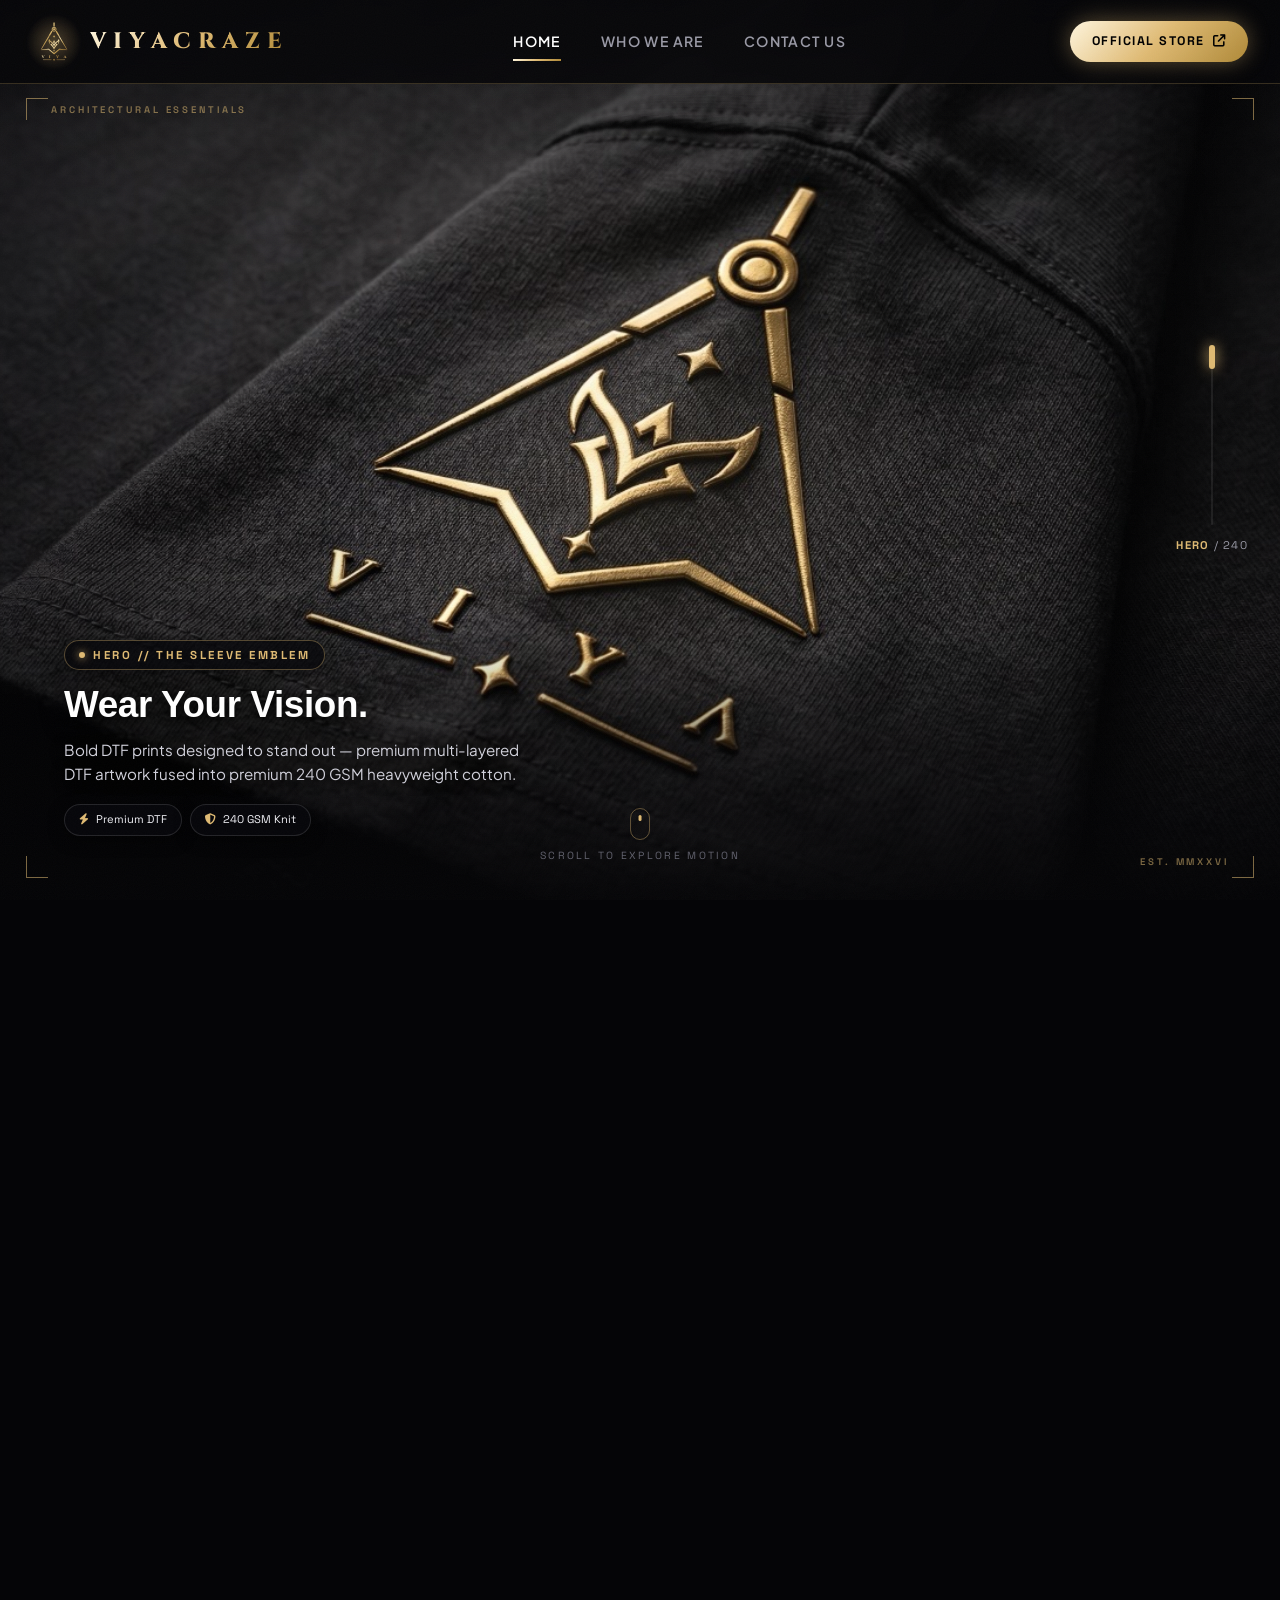
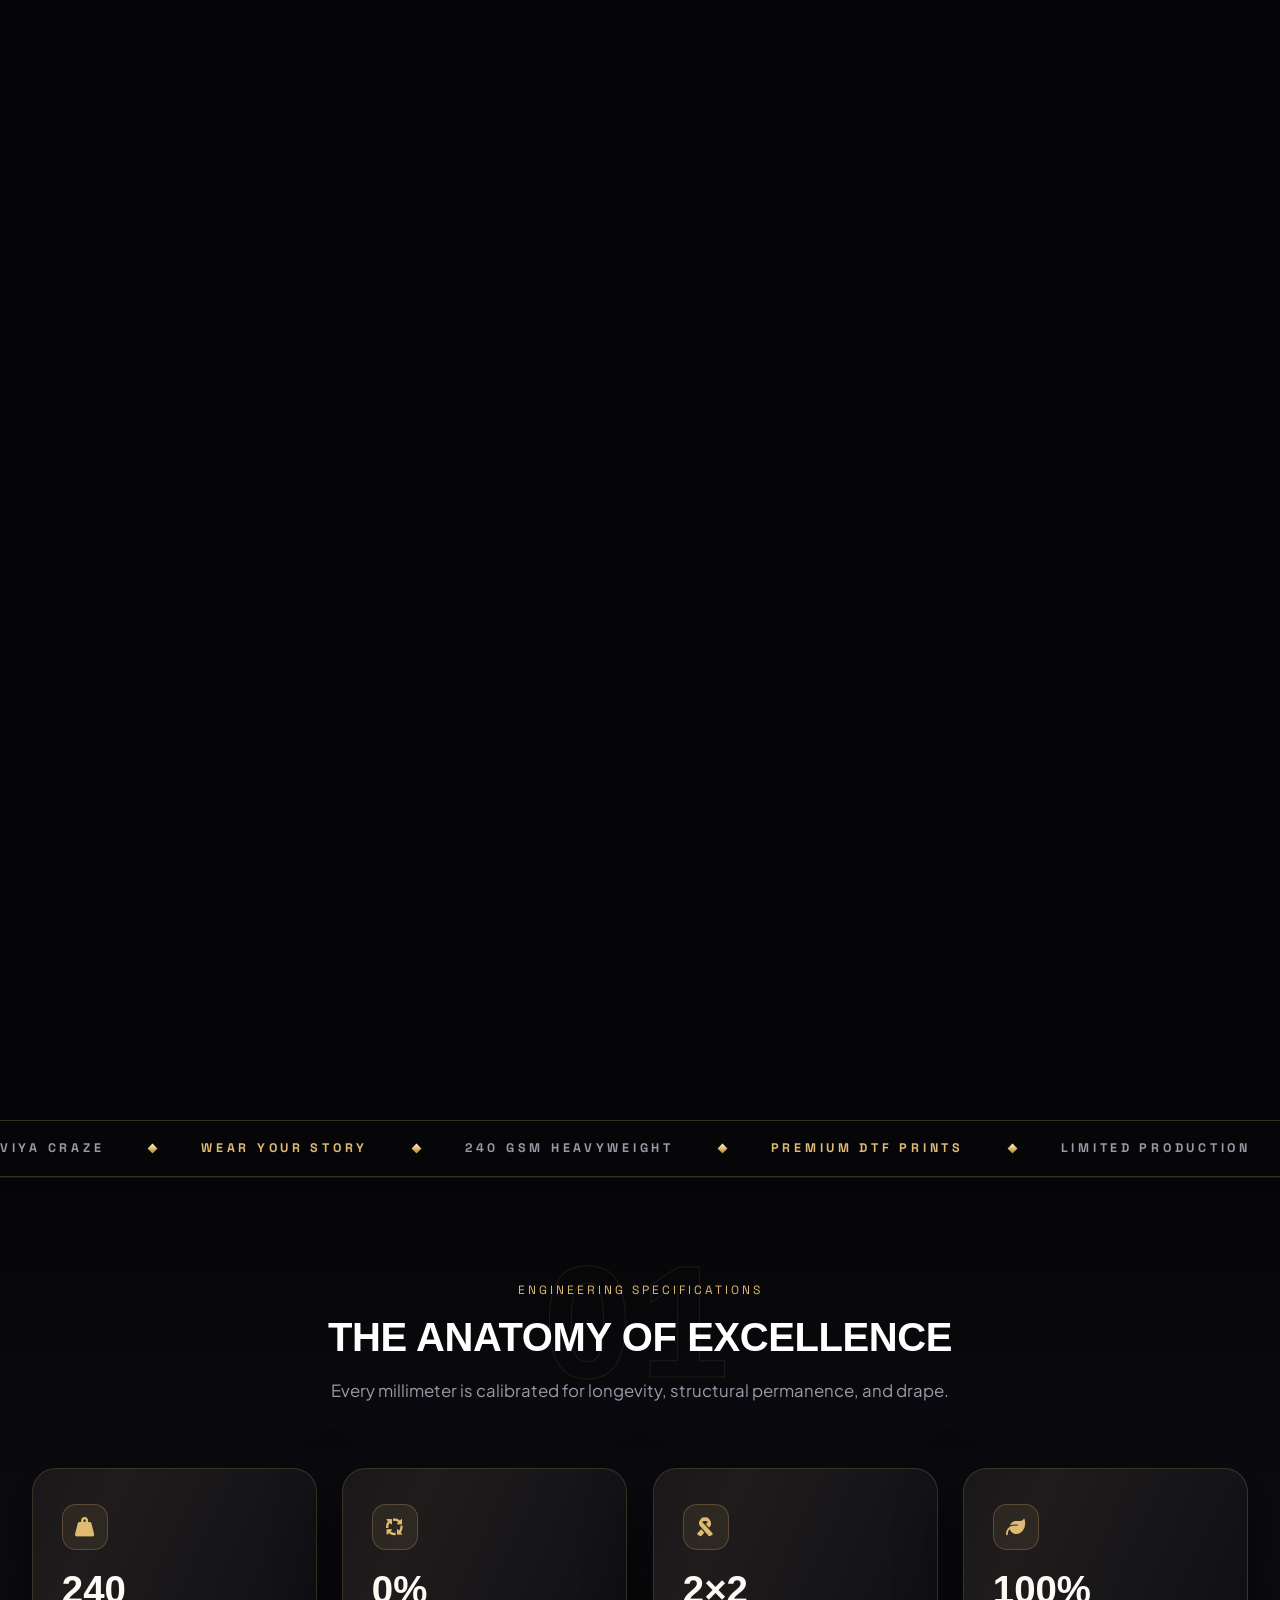
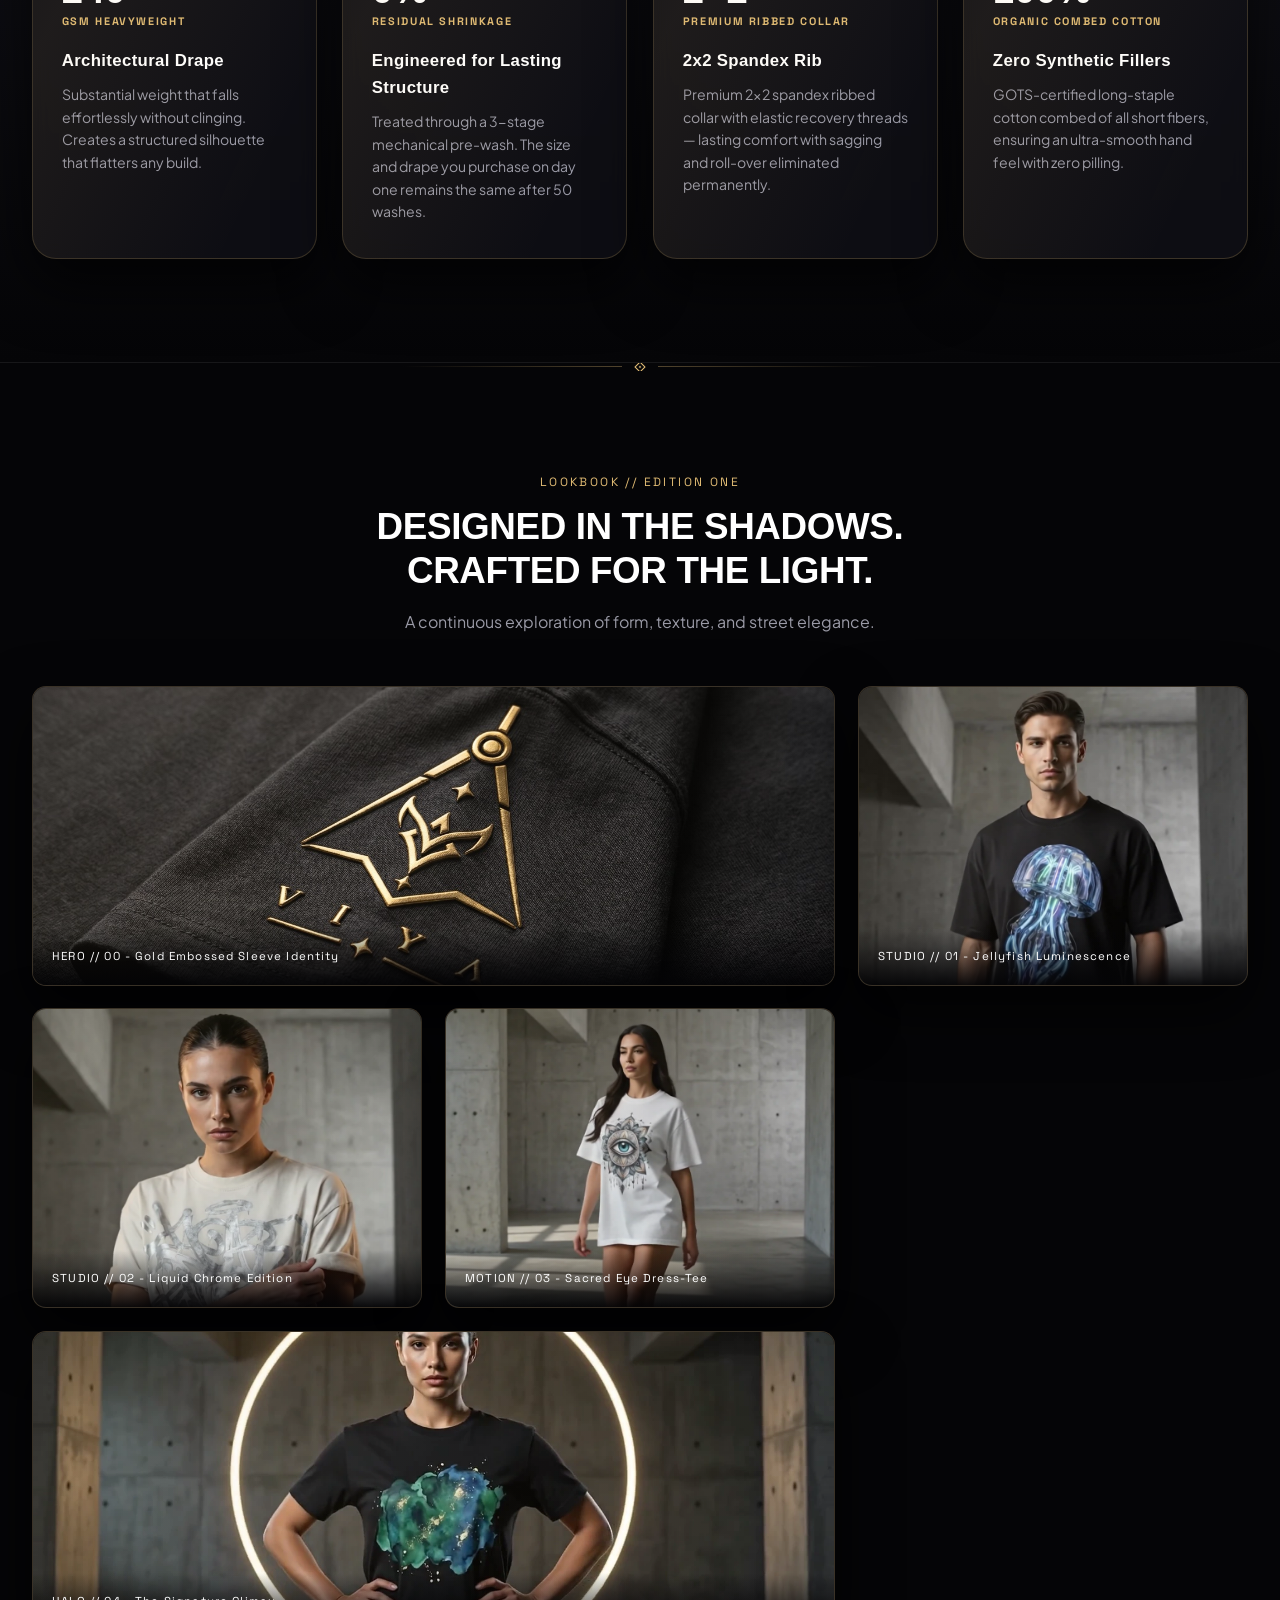
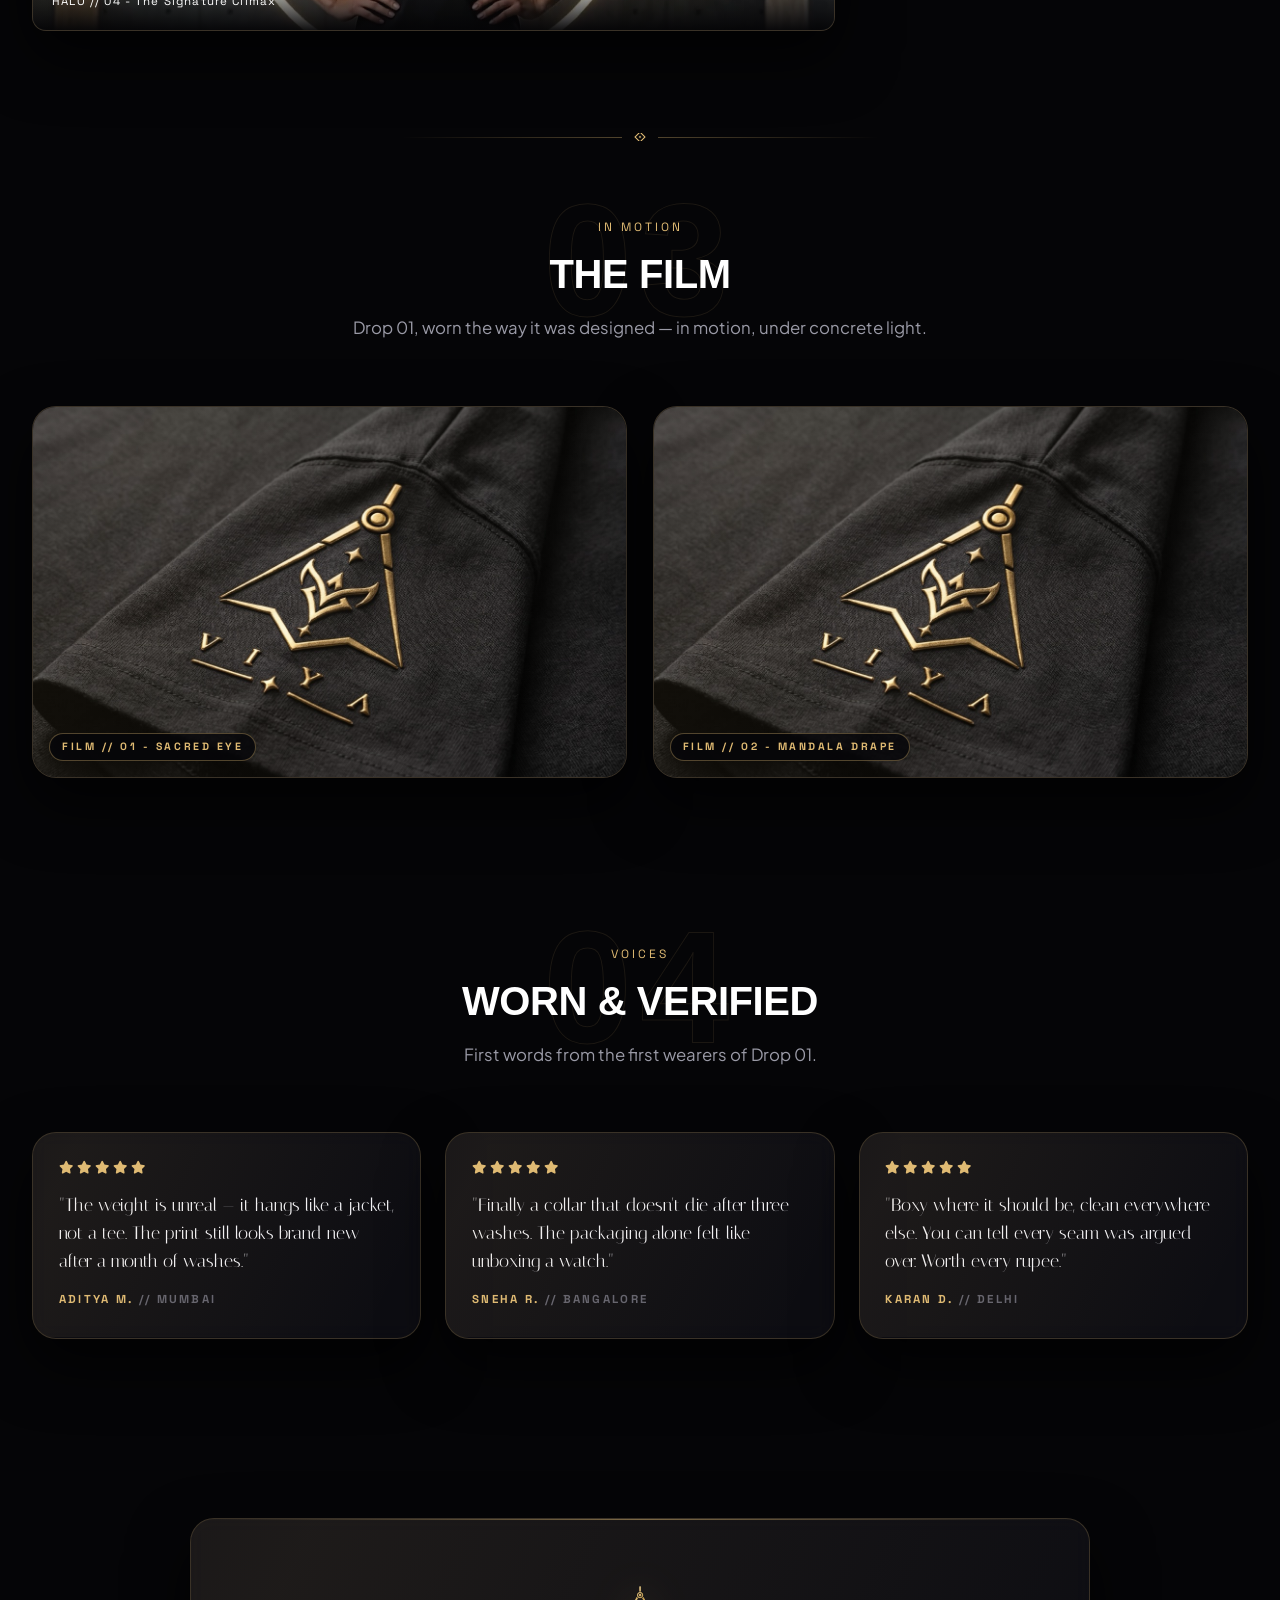
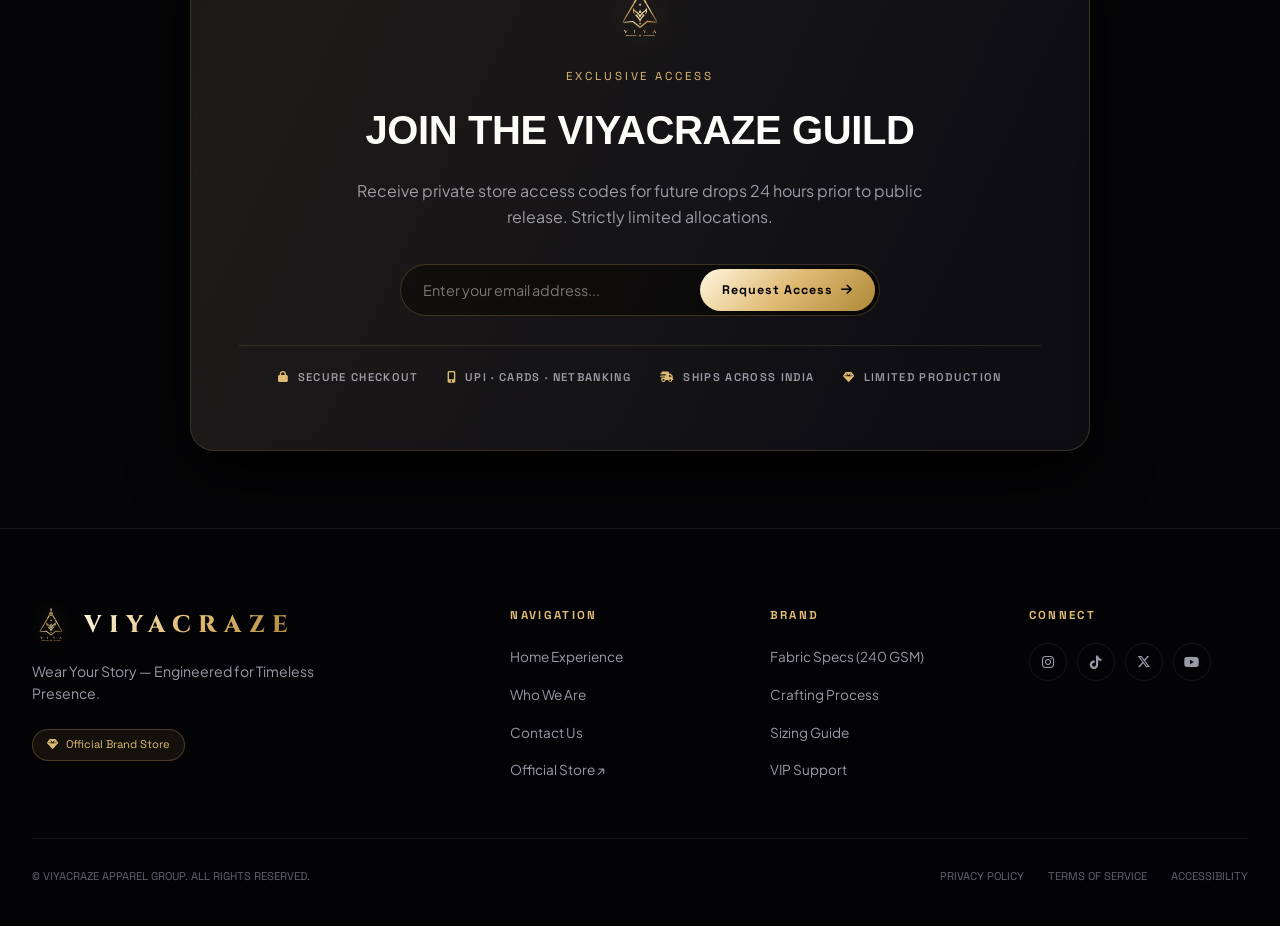
<file: index.html>
<!DOCTYPE html>
<html lang="en">
<head>
  <meta charset="UTF-8">
  <meta name="viewport" content="width=device-width, initial-scale=1.0, maximum-scale=5.0">
  <title>VIYACRAZE | Architectural Heavyweight Luxury</title>
  <meta name="description" content="Shop VIYACRAZE Drop 01. Engineered 240 GSM heavyweight streetwear with architectural silhouettes and timeless craftsmanship. Available on official store.">
  <link rel="canonical" href="https://viyacraze.com/">
  
  <!-- PWA & Mobile Web App Meta -->
  <link rel="icon" type="image/svg+xml" href="VIYA_logo_gold.svg">
  <link rel="manifest" href="manifest.json">
  <meta name="theme-color" content="#040407">
  <meta name="mobile-web-app-capable" content="yes">
  <meta name="apple-mobile-web-app-status-bar-style" content="black-translucent">
  <meta name="apple-mobile-web-app-title" content="VIYACRAZE">
  <link rel="apple-touch-icon" href="VIYA_logo_gold.svg">

  <!-- OpenGraph Social Sharing -->
  <meta property="og:type" content="website">
  <meta property="og:title" content="VIYACRAZE | Architectural Heavyweight Luxury">
  <meta property="og:description" content="240 GSM Heavyweight Organic Cotton Streetwear. Engineered in the shadows, crafted for the light.">
  <meta property="og:image" content="viyahero-gold.jpeg">
  <meta property="og:url" content="https://viyacraze.com">

  <!-- Twitter Card -->
  <meta name="twitter:card" content="summary_large_image">
  <meta name="twitter:title" content="VIYACRAZE | Architectural Heavyweight Luxury">
  <meta name="twitter:description" content="240 GSM Heavyweight Organic Cotton Streetwear. Engineered in the shadows, crafted for the light.">
  <meta name="twitter:image" content="viyahero-gold.jpeg">

  <script type="application/ld+json">
  {
    "@context": "https://schema.org",
    "@graph": [
      {
        "@type": "Organization",
        "name": "VIYACRAZE",
        "url": "https://viyacraze.com/",
        "logo": "https://viyacraze.com/VIYA_logo_gold.svg",
        "slogan": "Wear Your Story — Engineered for Timeless Presence"
      },
      {
        "@type": "Product",
        "name": "VIYACRAZE Drop 01 — 240 GSM Heavyweight Tee",
        "description": "Premium 240 GSM heavyweight cotton tee with bold DTF prints, 2x2 spandex ribbed collar and architectural drop-shoulder fit. Strictly limited production.",
        "brand": { "@type": "Brand", "name": "VIYACRAZE" },
        "material": "240 GSM premium heavyweight cotton",
        "offers": {
          "@type": "Offer",
          "url": "https://viyacraze.mydukaan.io",
          "availability": "https://schema.org/LimitedAvailability"
        }
      }
    ]
  }
  </script>
  
  <!-- Premium Luxury Fonts -->
  <link rel="preconnect" href="https://fonts.googleapis.com">
  <link rel="preconnect" href="https://fonts.gstatic.com" crossorigin>
  <link href="https://fonts.googleapis.com/css2?family=Cinzel:wght@500;600;700;800;900&family=Italiana&family=Plus+Jakarta+Sans:wght@300;400;500;600;700&family=Space+Grotesk:wght@400;500;600;700&family=Syncopate:wght@400;700&display=swap" rel="stylesheet">
  
  <!-- Icons -->
  <link rel="stylesheet" href="https://cdnjs.cloudflare.com/ajax/libs/font-awesome/6.4.0/css/all.min.css">
  
  <!-- Styles -->
  <link rel="stylesheet" href="style.css">
</head>
<body class="is-loading page-home">


  <!-- Liquid Ambient Glow Mesh Follower -->
  <div class="liquid-ambient-mesh" id="liquidMesh"></div>

  <!-- Preloader Screen -->
  <div id="preloader" class="preloader">
    <div class="preloader-content">
      <div class="preloader-logo">
        <img src="VIYA_logo_gold.svg" alt="VIYACRAZE Emblem" class="preloader-gold-logo">
        <span class="logo-text wordmark">VIYACRAZE</span>
        <span class="logo-sub">DROP 01 // ARCHITECTURAL ESSENTIALS</span>
      </div>
      <div class="progress-bar-container">
        <div id="progressBar" class="progress-bar"></div>
      </div>
      <div class="preloader-status">
        <span id="loadingPercent" class="loading-percent">0%</span>
        <span id="loadingStatusText" class="loading-status">SYNCHRONIZING 240 FRAMES</span>
      </div>
    </div>
  </div>

  <!-- Navigation Bar (Glassmorphic + Liquid Glow) -->
  <header class="header" id="navbar">
    <div class="nav-container">
      <a href="index.html" class="brand-logo">
        <div class="brand-emblem-wrap">
          <img src="VIYA_logo_gold.svg" alt="VIYACRAZE Emblem" class="brand-logo-img">
          <div class="emblem-liquid-glow"></div>
        </div>
        <span class="brand-name wordmark">VIYACRAZE</span>
      </a>

      <nav class="nav-links">
        <a href="index.html" class="nav-link active">Home</a>
        <a href="about.html" class="nav-link">Who We Are</a>
        <a href="contact.html" class="nav-link">Contact Us</a>
      </nav>

      <div class="nav-actions">
        <a href="https://viyacraze.mydukaan.io" target="_blank" rel="noopener" class="store-cta-btn liquid-btn desktop-only">
          <span class="btn-text">Official Store</span>
          <i class="fa-solid fa-arrow-up-right-from-square"></i>
          <div class="btn-liquid-shine"></div>
        </a>

        <!-- Mobile Hamburger Toggle -->
        <button class="mobile-menu-toggle" id="mobileMenuToggle" aria-label="Open Navigation Menu" aria-expanded="false">
          <span></span>
          <span></span>
          <span></span>
        </button>
      </div>
    </div>
  </header>

  <!-- Mobile Fullscreen Drawer Navigation -->
  <div class="mobile-drawer" id="mobileDrawer">
    <div class="mobile-drawer-inner">
      <div class="mobile-drawer-header">
        <div class="brand-logo">
          <img src="VIYA_logo_gold.svg" alt="VIYACRAZE Emblem" class="brand-logo-img">
          <span class="brand-name wordmark">VIYACRAZE</span>
        </div>
        <button class="mobile-drawer-close" id="mobileDrawerClose" aria-label="Close Navigation Menu">
          <i class="fa-solid fa-xmark"></i>
        </button>
      </div>

      <nav class="mobile-nav-links">
        <a href="index.html" class="mobile-nav-link active">
          <span class="nav-num">01</span>
          <span class="nav-title">Home Experience</span>
          <i class="fa-solid fa-arrow-right"></i>
        </a>
        <a href="about.html" class="mobile-nav-link">
          <span class="nav-num">02</span>
          <span class="nav-title">Who We Are</span>
          <i class="fa-solid fa-arrow-right"></i>
        </a>
        <a href="contact.html" class="mobile-nav-link">
          <span class="nav-num">03</span>
          <span class="nav-title">Contact VIYA</span>
          <i class="fa-solid fa-arrow-right"></i>
        </a>
      </nav>

      <div class="mobile-drawer-footer">
        <a href="https://viyacraze.mydukaan.io" target="_blank" rel="noopener" class="mobile-drawer-store-btn">
          <span>ENTER OFFICIAL STORE ↗</span>
        </a>
        <div class="mobile-drawer-meta">
          <span>240 GSM ARCHITECTURAL HEAVYWEIGHT</span>
        </div>
      </div>
    </div>
  </div>

  <!-- Main Scroll-Frame Hero Experience -->
  <main>
    <section id="scroll-experience" class="scroll-track-container">
      
      <!-- Sticky Viewport Wrapper -->
      <div class="sticky-viewport">
        
        <!-- Hardware-Accelerated Canvas for Hero Image + 240 Frames -->
        <canvas id="heroCanvas" class="hero-canvas"></canvas>
        
        <!-- Cinematic Liquid Gradient Overlay -->
        <div class="canvas-vignette"></div>

        <!-- HUD Corner Brackets & Micro Labels -->
        <div class="hud-corner tl" aria-hidden="true"></div>
        <div class="hud-corner tr" aria-hidden="true"></div>
        <div class="hud-corner bl" aria-hidden="true"></div>
        <div class="hud-corner br" aria-hidden="true"></div>
        <span class="hud-tag tl" aria-hidden="true">Architectural Essentials</span>
        <span class="hud-tag br" aria-hidden="true">EST. MMXXVI</span>

        <!-- Frame Progress Bar on Right Side -->
        <div class="frame-scrub-indicator">
          <div class="indicator-track">
            <div id="scrubThumb" class="indicator-thumb"></div>
          </div>
          <div class="indicator-meta">
            <span id="currentFrameNumber">HERO</span>
            <span class="divider">/</span>
            <span>240</span>
          </div>
        </div>

        <!-- Scroll Directive Indicator -->
        <div class="scroll-directive" id="scrollDirective">
          <div class="mouse-icon">
            <div class="mouse-wheel"></div>
          </div>
          <span>SCROLL TO EXPLORE MOTION</span>
        </div>

        <!-- Floating Story Overlays (Cinematic Lower-Third HUD) -->
        <div class="narrative-overlay" id="narrativeOverlay">
          
          <!-- Card 0: 0% - 10% (Hero Sleeve Embossed Insignia) -->
          <div class="story-card active" data-range="0-10">
            <div class="chapter-badge">
              <span class="live-dot"></span>
              <span>HERO // THE SLEEVE EMBLEM</span>
            </div>
            <h1 class="story-title">Wear Your Vision.</h1>
            <p class="story-desc">Bold DTF prints designed to stand out — premium multi-layered DTF artwork fused into premium 240 GSM heavyweight cotton.</p>
            <div class="spec-chips">
              <span class="spec-chip"><i class="fa-solid fa-bolt"></i> Premium DTF</span>
              <span class="spec-chip"><i class="fa-solid fa-shield-halved"></i> 240 GSM Knit</span>
            </div>
          </div>

          <!-- Card 1: 11% - 30% (Collar Macro) -->
          <div class="story-card" data-range="11-30">
            <div class="chapter-badge">
              <span class="live-dot"></span>
              <span>01 // THE COLLAR BLUEPRINT</span>
            </div>
            <h2 class="story-title">The Standard is in the Seam.</h2>
            <p class="story-desc">Quality is in every detail — a premium ribbed collar for lasting comfort, custom woven VIYA neck tape inside a high-recovery 2x2 spandex rib. Premium cotton, zero deformation.</p>
            <div class="spec-chips">
              <span class="spec-chip"><i class="fa-solid fa-circle-check"></i> Premium Cotton</span>
              <span class="spec-chip"><i class="fa-solid fa-ribbon"></i> 2x2 Spandex Rib</span>
            </div>
          </div>

          <!-- Card 2: 31% - 55% (Male Model Jellyfish Graphic) -->
          <div class="story-card" data-range="31-55">
            <div class="chapter-badge">
              <span class="live-dot"></span>
              <span>02 // LUMINESCENT FORM</span>
            </div>
            <h2 class="story-title">Sub-Aquatic Frequency.</h2>
            <p class="story-desc">The Bioluminescent Jellyfish edition — glow-charged phosphor DTF layers that drink the light by day and radiate deep-sea luminance across Onyx Noir after dark.</p>
            <div class="spec-chips">
              <span class="spec-chip"><i class="fa-solid fa-droplet"></i> Glow DTF</span>
              <span class="spec-chip"><i class="fa-solid fa-feather-pointed"></i> Drop-Shoulder</span>
            </div>
          </div>

          <!-- Card 3: 56% - 75% (Female Model Silver Chrome Graphic) -->
          <div class="story-card" data-range="56-75">
            <div class="chapter-badge">
              <span class="live-dot"></span>
              <span>03 // RAW CHROME EDIT</span>
            </div>
            <h2 class="story-title">Liquid Street Geometry.</h2>
            <p class="story-desc">Liquid chrome metallic silkscreen printing on vintage washed Bone Off-White cotton. Rolled sleeve ergonomics.</p>
            <div class="spec-chips">
              <span class="spec-chip"><i class="fa-solid fa-palette"></i> Chrome Print</span>
              <span class="spec-chip"><i class="fa-solid fa-maximize"></i> Oversized Cut</span>
            </div>
          </div>

          <!-- Card 4: 76% - 90% (Female Model Sacred Eye Mandala) -->
          <div class="story-card" data-range="76-90">
            <div class="chapter-badge">
              <span class="live-dot"></span>
              <span>04 // SACRED PERSPECTIVE</span>
            </div>
            <h2 class="story-title">Timeless Drape & Motion.</h2>
            <p class="story-desc">Extended dress-tee proportion featuring the hand-detailed All-Seeing Mandala. Moves fluidly with 0% distortion.</p>
            <div class="spec-chips">
              <span class="spec-chip"><i class="fa-solid fa-arrows-spin"></i> Enzyme Washed</span>
              <span class="spec-chip"><i class="fa-solid fa-wind"></i> Kinetic Drape</span>
            </div>
          </div>

          <!-- Card 5: 91% - 100% (The Halo Hero Finish) -->
          <div class="story-card" data-range="91-100">
            <div class="chapter-badge">
              <span class="live-dot"></span>
              <span>05 // THE MANIFESTO</span>
            </div>
            <h2 class="story-title">VIYACRAZE DROP 01</h2>
            <p class="story-desc">A strictly limited production run. Available exclusively via our official brand store.</p>
            <div class="card-cta-group">
              <a href="https://viyacraze.mydukaan.io" target="_blank" rel="noopener" class="btn-primary-glow liquid-btn">
                <span>Shop Drop on Store</span>
                <i class="fa-solid fa-arrow-up-right-from-square"></i>
              </a>
              <a href="about.html" class="btn-secondary-glass">Who We Are</a>
            </div>
          </div>

        </div>

      </div>
    </section>

    <!-- Brand Marquee Ticker -->
    <div class="marquee-ticker" aria-hidden="true">
      <div class="marquee-track">
        <div class="marquee-group">
          <span class="marquee-item">VIYA CRAZE</span><span class="marquee-diamond"></span>
          <span class="marquee-item"><em>Wear Your Story</em></span><span class="marquee-diamond"></span>
          <span class="marquee-item">240 GSM Heavyweight</span><span class="marquee-diamond"></span>
          <span class="marquee-item"><em>Premium DTF Prints</em></span><span class="marquee-diamond"></span>
          <span class="marquee-item">Limited Production</span><span class="marquee-diamond"></span>
        </div>
        <div class="marquee-group">
          <span class="marquee-item">VIYA CRAZE</span><span class="marquee-diamond"></span>
          <span class="marquee-item"><em>Wear Your Story</em></span><span class="marquee-diamond"></span>
          <span class="marquee-item">240 GSM Heavyweight</span><span class="marquee-diamond"></span>
          <span class="marquee-item"><em>Premium DTF Prints</em></span><span class="marquee-diamond"></span>
          <span class="marquee-item">Limited Production</span><span class="marquee-diamond"></span>
        </div>
      </div>
    </div>

    <!-- SECTION 3: CRAFTSMANSHIP & ANATOMY -->
    <section id="anatomy" class="section anatomy-section">
      <div class="section-container">

        <div class="section-header" data-num="01">
          <div class="section-eyebrow">ENGINEERING SPECIFICATIONS</div>
          <h2 class="section-title">THE ANATOMY OF EXCELLENCE</h2>
          <p class="section-subtitle">Every millimeter is calibrated for longevity, structural permanence, and drape.</p>
        </div>

        <div class="anatomy-grid">
          
          <div class="anatomy-card glass-liquid-card">
            <div class="card-icon-wrap">
              <i class="fa-solid fa-weight-hanging"></i>
            </div>
            <div class="stat-number">240</div>
            <div class="stat-unit">GSM HEAVYWEIGHT</div>
            <h3 class="stat-title">Architectural Drape</h3>
            <p class="stat-desc">Substantial weight that falls effortlessly without clinging. Creates a structured silhouette that flatters any build.</p>
          </div>

          <div class="anatomy-card glass-liquid-card">
            <div class="card-icon-wrap">
              <i class="fa-solid fa-arrows-spin"></i>
            </div>
            <div class="stat-number">0%</div>
            <div class="stat-unit">RESIDUAL SHRINKAGE</div>
            <h3 class="stat-title">Engineered for Lasting Structure</h3>
            <p class="stat-desc">Treated through a 3-stage mechanical pre-wash. The size and drape you purchase on day one remains the same after 50 washes.</p>
          </div>

          <div class="anatomy-card glass-liquid-card">
            <div class="card-icon-wrap">
              <i class="fa-solid fa-ribbon"></i>
            </div>
            <div class="stat-number">2×2</div>
            <div class="stat-unit">PREMIUM RIBBED COLLAR</div>
            <h3 class="stat-title">2x2 Spandex Rib</h3>
            <p class="stat-desc">Premium 2x2 spandex ribbed collar with elastic recovery threads — lasting comfort with sagging and roll-over eliminated permanently.</p>
          </div>

          <div class="anatomy-card glass-liquid-card">
            <div class="card-icon-wrap">
              <i class="fa-solid fa-leaf"></i>
            </div>
            <div class="stat-number">100%</div>
            <div class="stat-unit">ORGANIC COMBED COTTON</div>
            <h3 class="stat-title">Zero Synthetic Fillers</h3>
            <p class="stat-desc">GOTS-certified long-staple cotton combed of all short fibers, ensuring an ultra-smooth hand feel with zero pilling.</p>
          </div>

        </div>

      </div>
    </section>

    <div class="ornament-divider" aria-hidden="true"><span class="od-line"></span><span class="od-diamond"></span><span class="od-line"></span></div>

    <!-- SECTION 4: EDITORIAL LOOKBOOK -->
    <section id="lookbook" class="section lookbook-section">
      <div class="section-container">

        <div class="lookbook-hero">
          <div class="lookbook-badge">LOOKBOOK // EDITION ONE</div>
          <h2 class="lookbook-title">DESIGNED IN THE SHADOWS.<br>CRAFTED FOR THE LIGHT.</h2>
          <p class="lookbook-desc">A continuous exploration of form, texture, and street elegance.</p>
        </div>

        <div class="lookbook-mosaic">
          <div class="mosaic-item large glass-liquid-card" title="Click to inspect haute couture detail">
            <span class="mosaic-expand-hint"><i class="fa-solid fa-expand"></i></span>
            <img src="viyahero-gold.jpeg" alt="VIYA Gold Embossed Sleeve Emblem" loading="lazy">
            <div class="mosaic-caption">HERO // 00 - Gold Embossed Sleeve Identity</div>
          </div>
          <div class="mosaic-item glass-liquid-card" title="Click to inspect haute couture detail">
            <span class="mosaic-expand-hint"><i class="fa-solid fa-expand"></i></span>
            <img src="frames/frame_0060.webp" alt="Bioluminescent Jellyfish Model Pose" loading="lazy">
            <div class="mosaic-caption">STUDIO // 01 - Jellyfish Luminescence</div>
          </div>
          <div class="mosaic-item glass-liquid-card" title="Click to inspect haute couture detail">
            <span class="mosaic-expand-hint"><i class="fa-solid fa-expand"></i></span>
            <img src="frames/frame_0120.webp" alt="Chrome Graffiti Model Pose" loading="lazy">
            <div class="mosaic-caption">STUDIO // 02 - Liquid Chrome Edition</div>
          </div>
          <div class="mosaic-item glass-liquid-card" title="Click to inspect haute couture detail">
            <span class="mosaic-expand-hint"><i class="fa-solid fa-expand"></i></span>
            <img src="frames/frame_0180.webp" alt="Sacred Eye Mandala Fit" loading="lazy">
            <div class="mosaic-caption">MOTION // 03 - Sacred Eye Dress-Tee</div>
          </div>
          <div class="mosaic-item large glass-liquid-card" title="Click to inspect haute couture detail">
            <span class="mosaic-expand-hint"><i class="fa-solid fa-expand"></i></span>
            <img src="frames/frame_0240.webp" alt="Halo Climax Finale" loading="lazy">
            <div class="mosaic-caption">HALO // 04 - The Signature Climax</div>
          </div>
        </div>

      </div>
    </section>

    <div class="ornament-divider" aria-hidden="true"><span class="od-line"></span><span class="od-diamond"></span><span class="od-line"></span></div>

    <!-- SECTION: THE FILM -->
    <section id="film" class="section film-section">
      <div class="section-container">
        <div class="section-header" data-num="03">
          <div class="section-eyebrow">IN MOTION</div>
          <h2 class="section-title">THE FILM</h2>
          <p class="section-subtitle">Drop 01, worn the way it was designed — in motion, under concrete light.</p>
        </div>
        <div class="film-grid">
          <figure class="film-frame glass-liquid-card">
            <video src="vdoo.mp4" autoplay muted loop playsinline preload="metadata" poster="viyahero-gold.jpeg" aria-label="VIYACRAZE Drop 01 editorial film, look one"></video>
            <figcaption class="film-caption">FILM // 01 - SACRED EYE</figcaption>
          </figure>
          <figure class="film-frame glass-liquid-card">
            <video src="vdo.mp4" autoplay muted loop playsinline preload="metadata" poster="viyahero-gold.jpeg" aria-label="VIYACRAZE Drop 01 editorial film, look two"></video>
            <figcaption class="film-caption">FILM // 02 - MANDALA DRAPE</figcaption>
          </figure>
        </div>
      </div>
    </section>

    <!-- SECTION: TESTIMONIALS -->
    <section id="voices" class="section testimonials-section">
      <div class="section-container">
        <div class="section-header" data-num="04">
          <div class="section-eyebrow">VOICES</div>
          <h2 class="section-title">WORN &amp; VERIFIED</h2>
          <p class="section-subtitle">First words from the first wearers of Drop 01.</p>
        </div>
        <div class="testimonials-grid">
          <figure class="testimonial-card glass-liquid-card">
            <div class="testimonial-stars" aria-label="5 out of 5 stars"><i class="fa-solid fa-star"></i><i class="fa-solid fa-star"></i><i class="fa-solid fa-star"></i><i class="fa-solid fa-star"></i><i class="fa-solid fa-star"></i></div>
            <blockquote class="testimonial-quote">"The weight is unreal — it hangs like a jacket, not a tee. The print still looks brand new after a month of washes."</blockquote>
            <figcaption class="testimonial-author">ADITYA M. <span>// MUMBAI</span></figcaption>
          </figure>
          <figure class="testimonial-card glass-liquid-card">
            <div class="testimonial-stars" aria-label="5 out of 5 stars"><i class="fa-solid fa-star"></i><i class="fa-solid fa-star"></i><i class="fa-solid fa-star"></i><i class="fa-solid fa-star"></i><i class="fa-solid fa-star"></i></div>
            <blockquote class="testimonial-quote">"Finally a collar that doesn't die after three washes. The packaging alone felt like unboxing a watch."</blockquote>
            <figcaption class="testimonial-author">SNEHA R. <span>// BANGALORE</span></figcaption>
          </figure>
          <figure class="testimonial-card glass-liquid-card">
            <div class="testimonial-stars" aria-label="5 out of 5 stars"><i class="fa-solid fa-star"></i><i class="fa-solid fa-star"></i><i class="fa-solid fa-star"></i><i class="fa-solid fa-star"></i><i class="fa-solid fa-star"></i></div>
            <blockquote class="testimonial-quote">"Boxy where it should be, clean everywhere else. You can tell every seam was argued over. Worth every rupee."</blockquote>
            <figcaption class="testimonial-author">KARAN D. <span>// DELHI</span></figcaption>
          </figure>
        </div>
      </div>
    </section>

    <!-- SECTION 5: VIP NEWSLETTER & STORE ACCESS -->
    <section class="section cta-section">
      <div class="section-container cta-container">
        <div class="cta-inner glass-liquid-card">
          <div class="card-glow-reflection"></div>
          <img src="VIYA_logo_gold.svg" alt="Gold Logo" class="cta-gold-logo">
          <span class="cta-eyebrow">EXCLUSIVE ACCESS</span>
          <h2 class="cta-heading">JOIN THE VIYACRAZE GUILD</h2>
          <p class="cta-sub">Receive private store access codes for future drops 24 hours prior to public release. Strictly limited allocations.</p>
          
          <form class="newsletter-form" id="newsletterForm" onsubmit="handleNewsletter(event)">
            <input type="email" id="emailInput" placeholder="Enter your email address..." required>
            <button type="submit" class="newsletter-btn liquid-btn">
              <span>Request Access</span>
              <i class="fa-solid fa-arrow-right"></i>
            </button>
          </form>
          <div id="newsletterSuccess" class="newsletter-success">
            <i class="fa-solid fa-circle-check"></i> VIP Confirmation sent. Welcome to VIYACRAZE.
          </div>

          <div class="trust-strip" aria-label="Purchase assurances">
            <span class="trust-item"><i class="fa-solid fa-lock"></i> Secure Checkout</span>
            <span class="trust-item"><i class="fa-solid fa-mobile-screen-button"></i> UPI &middot; Cards &middot; NetBanking</span>
            <span class="trust-item"><i class="fa-solid fa-truck-fast"></i> Ships Across India</span>
            <span class="trust-item"><i class="fa-solid fa-gem"></i> Limited Production</span>
          </div>
        </div>
      </div>
    </section>

  </main>

  <!-- Sticky Mobile Quick-Action Bar (Appears on Scroll) -->
  <div class="mobile-sticky-bar" id="mobileStickyBar">
    <a href="https://viyacraze.mydukaan.io" target="_blank" rel="noopener" class="mobile-sticky-btn">
      <div class="btn-emblem">
        <img src="VIYA_logo_gold.svg" alt="VIYA Emblem">
      </div>
      <span>DROP 01 // ENTER STORE</span>
      <i class="fa-solid fa-arrow-up-right-from-square"></i>
    </a>
  </div>

  <!-- Editorial Lookbook Fullscreen Lightbox Modal -->
  <div class="lookbook-lightbox" id="lookbookLightbox" role="dialog" aria-modal="true" aria-label="Haute Couture Detail Inspection">
    <div class="lightbox-content">
      <button class="lightbox-close-btn" id="lightboxClose" aria-label="Close Lightbox">
        <i class="fa-solid fa-xmark"></i>
      </button>
      <div class="lightbox-img-wrap">
        <img id="lightboxImg" src="viyahero-gold.jpeg" alt="VIYACRAZE Haute Couture Detail">
      </div>
      <button class="lightbox-nav-btn lightbox-prev" id="lightboxPrev" aria-label="Previous Image"><i class="fa-solid fa-chevron-left"></i></button>
      <button class="lightbox-nav-btn lightbox-next" id="lightboxNext" aria-label="Next Image"><i class="fa-solid fa-chevron-right"></i></button>
      <div class="lightbox-caption-bar">
        <span class="lightbox-caption-text" id="lightboxCaption">HERO // 00 - Gold Embossed Sleeve Identity</span>
        <span class="lightbox-counter" id="lightboxCounter">01 / 05</span>
        <a href="https://viyacraze.mydukaan.io" target="_blank" rel="noopener" class="lightbox-store-cta">
          <span>Acquire Piece in Store</span>
          <i class="fa-solid fa-arrow-up-right-from-square"></i>
        </a>
      </div>
    </div>
  </div>

  <!-- Scroll Progress + Back To Top -->
  <div class="scroll-progress" id="scrollProgress" aria-hidden="true"></div>
  <button class="back-to-top" id="backToTop" aria-label="Back to top"><i class="fa-solid fa-arrow-up"></i></button>

  <!-- Footer -->
  <footer class="footer">
    <div class="footer-container">
      <div class="footer-top">
        <div class="footer-brand-col">
          <div class="footer-logo-wrap">
            <img src="VIYA_logo_gold.svg" alt="VIYACRAZE Emblem" class="footer-logo-img">
            <span class="footer-logo-text wordmark">VIYACRAZE</span>
          </div>
          <p class="footer-tagline">Wear Your Story — Engineered for Timeless Presence.</p>
          <div class="atelier-badge">
            <i class="fa-solid fa-gem"></i> Official Brand Store
          </div>
        </div>

        <div class="footer-links-col">
          <h4>NAVIGATION</h4>
          <ul>
            <li><a href="index.html">Home Experience</a></li>
            <li><a href="about.html">Who We Are</a></li>
            <li><a href="contact.html">Contact Us</a></li>
            <li><a href="https://viyacraze.mydukaan.io" target="_blank" rel="noopener">Official Store ↗</a></li>
          </ul>
        </div>

        <div class="footer-links-col">
          <h4>BRAND</h4>
          <ul>
            <li><a href="about.html#philosophy">Fabric Specs (240 GSM)</a></li>
            <li><a href="about.html#process">Crafting Process</a></li>
            <li><a href="contact.html#sizing">Sizing Guide</a></li>
            <li><a href="contact.html#support">VIP Support</a></li>
          </ul>
        </div>

        <div class="footer-links-col">
          <h4>CONNECT</h4>
          <div class="social-links">
            <a href="#" aria-label="Instagram"><i class="fa-brands fa-instagram"></i></a>
            <a href="#" aria-label="TikTok"><i class="fa-brands fa-tiktok"></i></a>
            <a href="#" aria-label="Twitter"><i class="fa-brands fa-x-twitter"></i></a>
            <a href="#" aria-label="YouTube"><i class="fa-brands fa-youtube"></i></a>
          </div>
        </div>
      </div>

      <div class="footer-bottom">
        <div class="copyright">© VIYACRAZE APPAREL GROUP. ALL RIGHTS RESERVED.</div>
        <div class="footer-legal">
          <a href="privacy.html">PRIVACY POLICY</a>
          <a href="terms.html">TERMS OF SERVICE</a>
          <a href="privacy.html#accessibility">ACCESSIBILITY</a>
        </div>
      </div>
    </div>
  </footer>

  <!-- App Script -->
  <script src="app.js"></script>
</body>
</html>
</file>
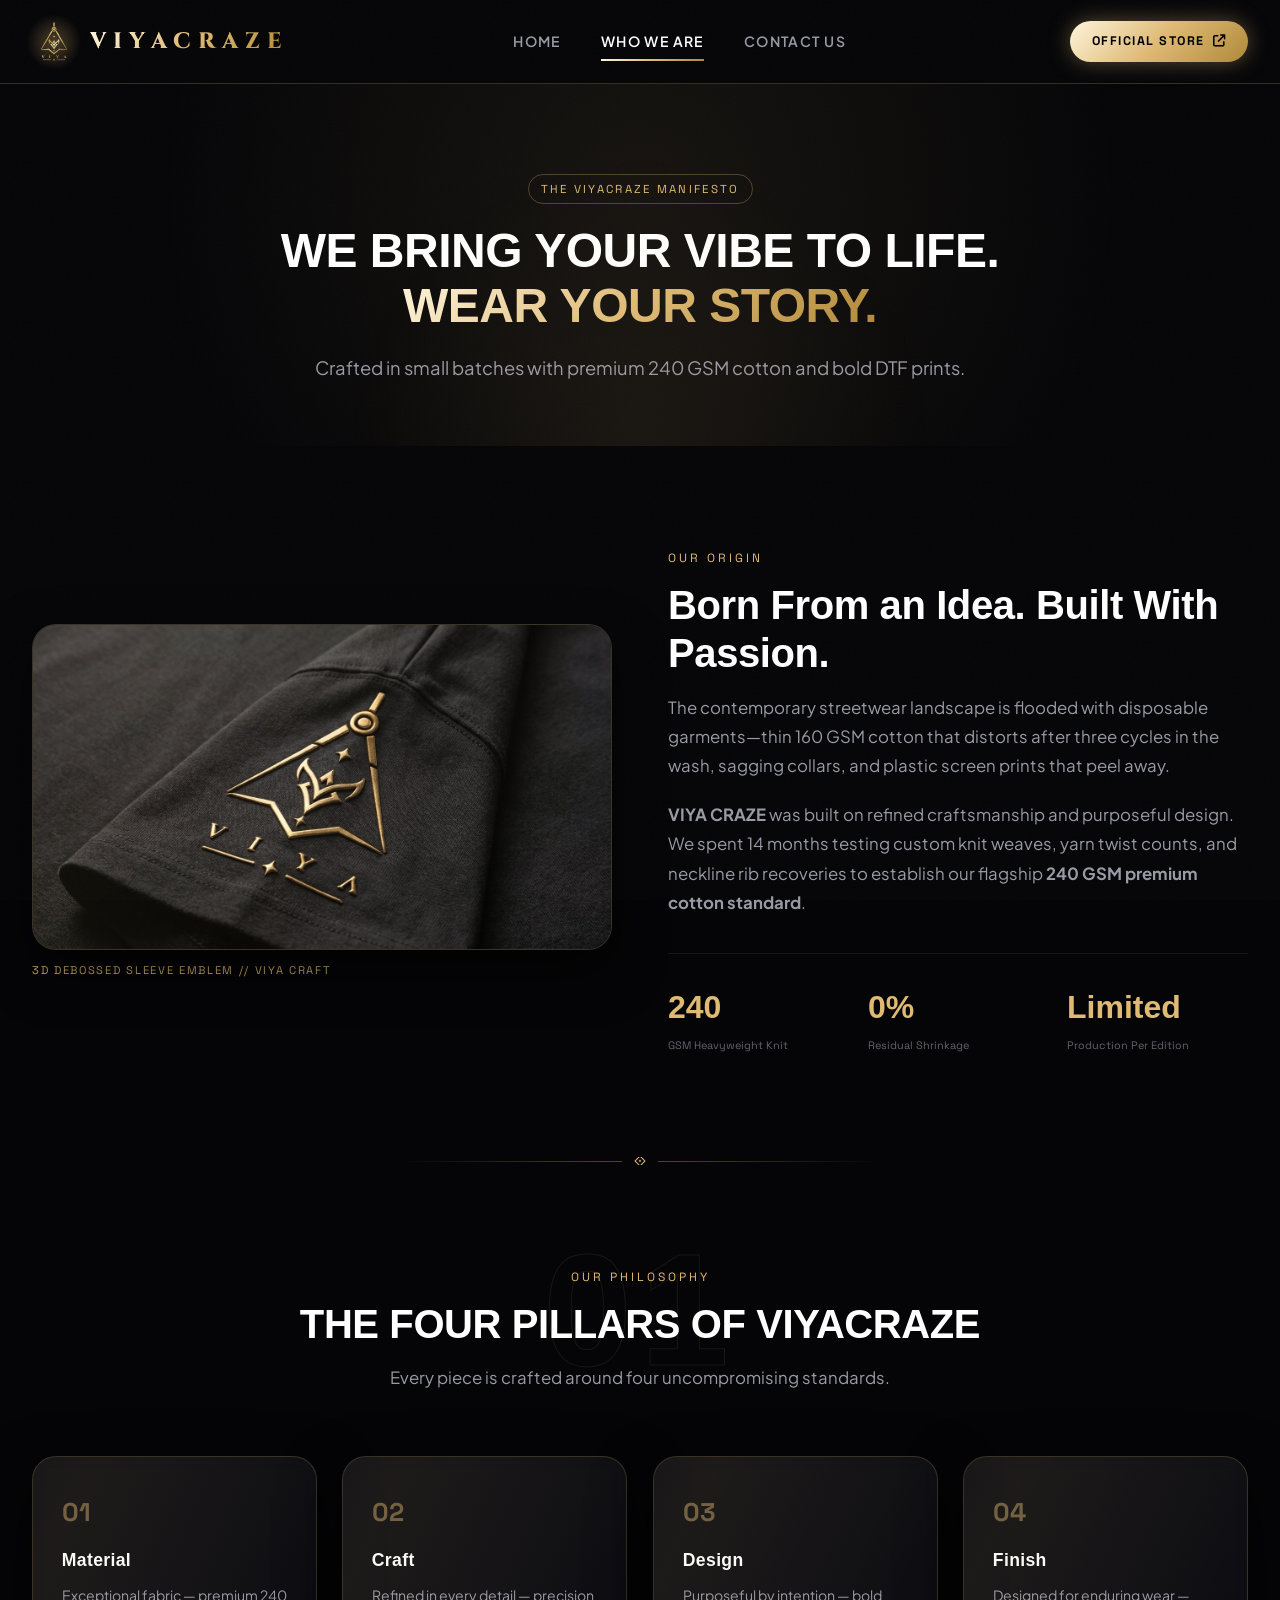
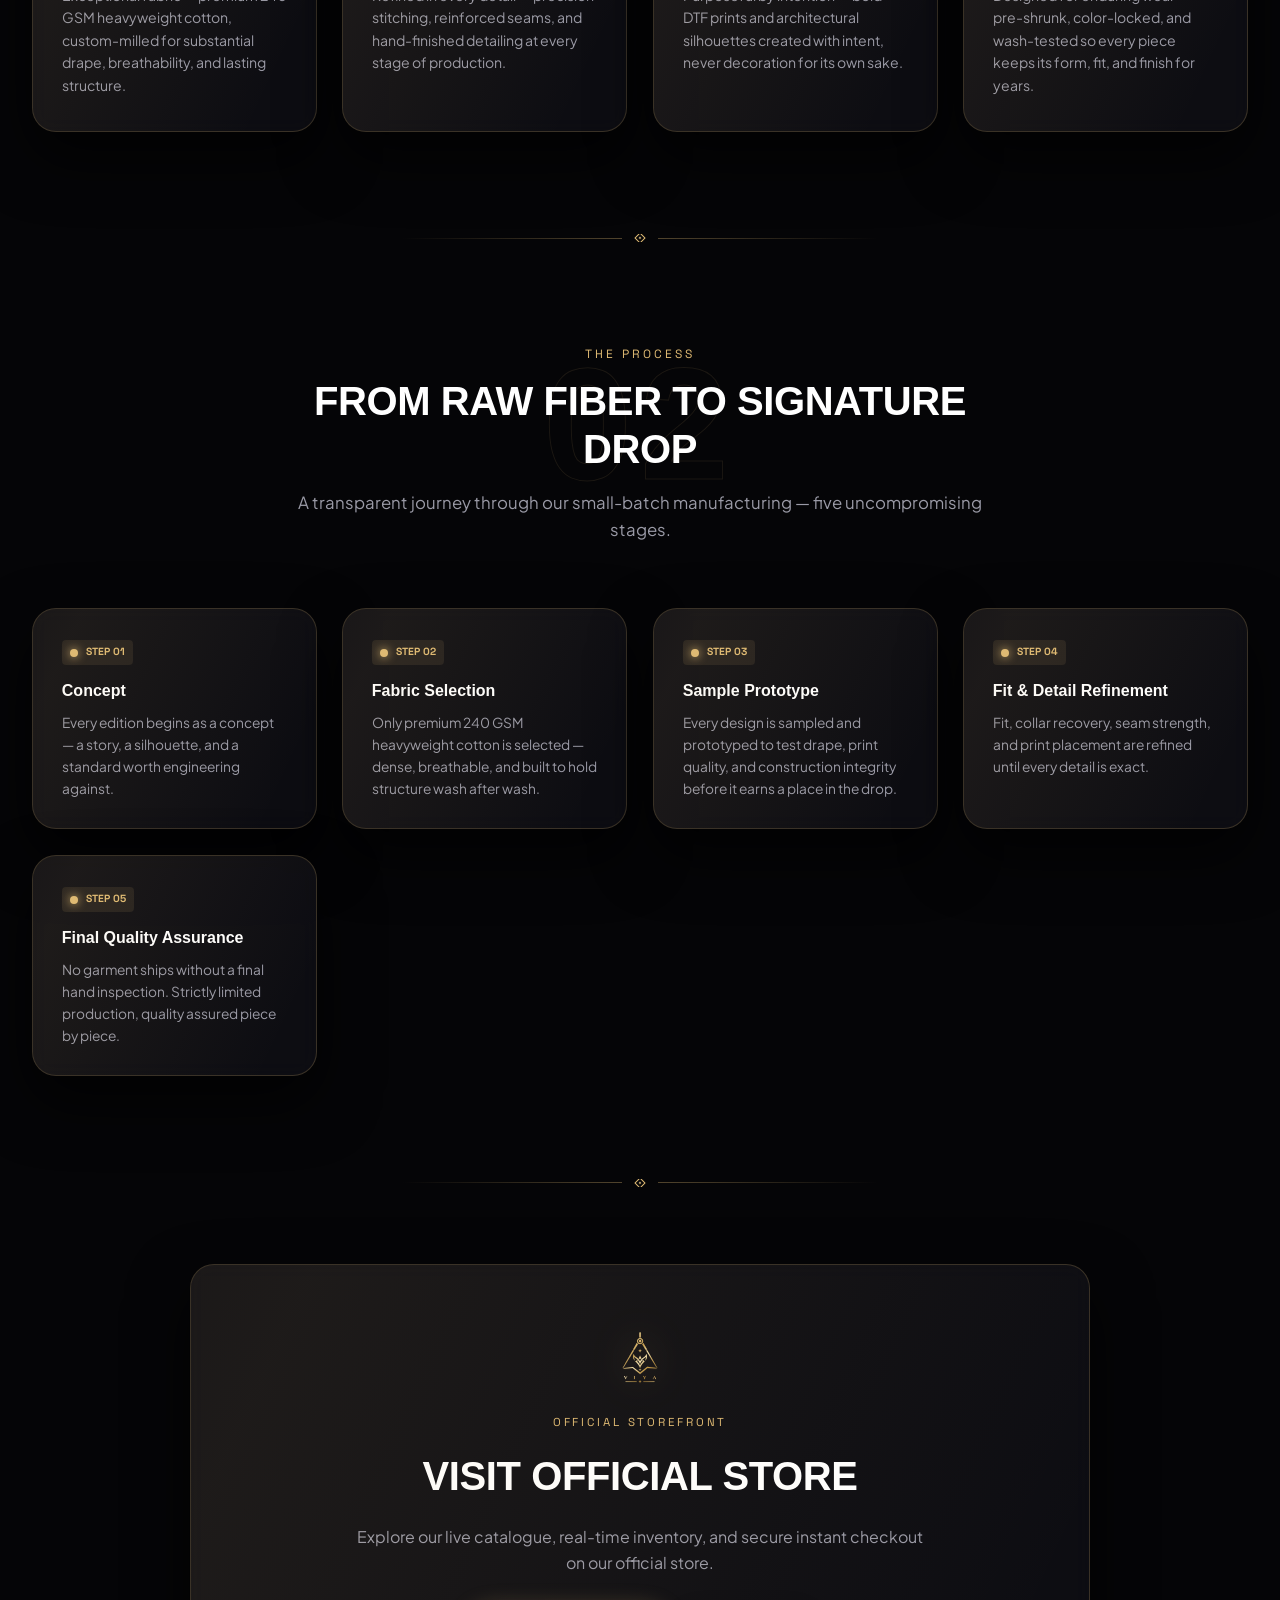
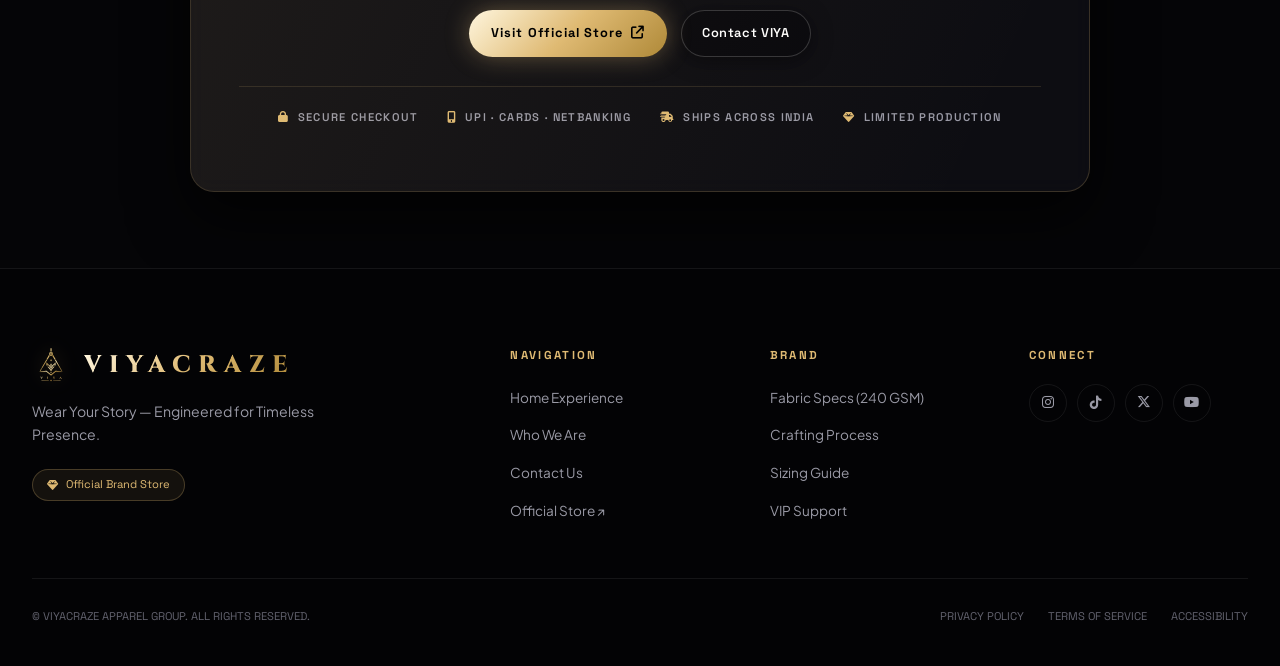
<file: about.html>
<!DOCTYPE html>
<html lang="en">
<head>
  <meta charset="UTF-8">
  <meta name="viewport" content="width=device-width, initial-scale=1.0, maximum-scale=5.0">
  <title>Who We Are | VIYACRAZE — Architectural Luxury Apparel</title>
  <meta name="description" content="Discover the philosophy, origins, and textile engineering behind VIYACRAZE. Heavyweight 240 GSM garments crafted with geometric precision.">
  <link rel="canonical" href="https://viyacraze.com/about.html">
  
  <!-- PWA & Mobile Web App Meta -->
  <link rel="icon" type="image/svg+xml" href="VIYA_logo_gold.svg">
  <link rel="manifest" href="manifest.json">
  <meta name="theme-color" content="#040407">
  <meta name="mobile-web-app-capable" content="yes">
  <meta name="apple-mobile-web-app-status-bar-style" content="black-translucent">
  <meta name="apple-mobile-web-app-title" content="VIYACRAZE">
  <link rel="apple-touch-icon" href="VIYA_logo_gold.svg">

  <!-- OpenGraph Social Sharing -->
  <meta property="og:type" content="website">
  <meta property="og:title" content="Who We Are | VIYACRAZE">
  <meta property="og:description" content="We bring your vibe to life. Crafted in small batches with premium 240 GSM cotton and bold DTF prints.">
  <meta property="og:image" content="viyahero-gold.jpeg">
  <meta property="og:url" content="https://viyacraze.com/about.html">

  <!-- Twitter Card -->
  <meta name="twitter:card" content="summary_large_image">
  <meta name="twitter:title" content="Who We Are | VIYACRAZE">
  <meta name="twitter:description" content="We bring your vibe to life. Crafted in small batches with premium 240 GSM cotton and bold DTF prints.">
  <meta name="twitter:image" content="viyahero-gold.jpeg">

  <!-- Premium Luxury Fonts -->
  <link rel="preconnect" href="https://fonts.googleapis.com">
  <link rel="preconnect" href="https://fonts.gstatic.com" crossorigin>
  <link href="https://fonts.googleapis.com/css2?family=Cinzel:wght@500;600;700;800;900&family=Italiana&family=Plus+Jakarta+Sans:wght@300;400;500;600;700&family=Space+Grotesk:wght@400;500;600;700&family=Syncopate:wght@400;700&display=swap" rel="stylesheet">
  
  <!-- Icons -->
  <link rel="stylesheet" href="https://cdnjs.cloudflare.com/ajax/libs/font-awesome/6.4.0/css/all.min.css">
  
  <!-- Styles -->
  <link rel="stylesheet" href="style.css">
</head>
<body class="page-about">


  <!-- Liquid Ambient Glow Mesh -->
  <div class="liquid-ambient-mesh" id="liquidMesh"></div>

  <!-- Navigation Bar -->
  <header class="header" id="navbar">
    <div class="nav-container">
      <a href="index.html" class="brand-logo">
        <div class="brand-emblem-wrap">
          <img src="VIYA_logo_gold.svg" alt="VIYACRAZE Emblem" class="brand-logo-img">
          <div class="emblem-liquid-glow"></div>
        </div>
        <span class="brand-name wordmark">VIYACRAZE</span>
      </a>

      <nav class="nav-links">
        <a href="index.html" class="nav-link">Home</a>
        <a href="about.html" class="nav-link active">Who We Are</a>
        <a href="contact.html" class="nav-link">Contact Us</a>
      </nav>

      <div class="nav-actions">
        <a href="https://viyacraze.mydukaan.io" target="_blank" rel="noopener" class="store-cta-btn liquid-btn desktop-only">
          <span class="btn-text">Official Store</span>
          <i class="fa-solid fa-arrow-up-right-from-square"></i>
          <div class="btn-liquid-shine"></div>
        </a>

        <!-- Mobile Hamburger Toggle -->
        <button class="mobile-menu-toggle" id="mobileMenuToggle" aria-label="Open Navigation Menu" aria-expanded="false">
          <span></span>
          <span></span>
          <span></span>
        </button>
      </div>
    </div>
  </header>

  <!-- Mobile Fullscreen Drawer Navigation -->
  <div class="mobile-drawer" id="mobileDrawer">
    <div class="mobile-drawer-inner">
      <div class="mobile-drawer-header">
        <div class="brand-logo">
          <img src="VIYA_logo_gold.svg" alt="VIYACRAZE Emblem" class="brand-logo-img">
          <span class="brand-name wordmark">VIYACRAZE</span>
        </div>
        <button class="mobile-drawer-close" id="mobileDrawerClose" aria-label="Close Navigation Menu">
          <i class="fa-solid fa-xmark"></i>
        </button>
      </div>

      <nav class="mobile-nav-links">
        <a href="index.html" class="mobile-nav-link">
          <span class="nav-num">01</span>
          <span class="nav-title">Home Experience</span>
          <i class="fa-solid fa-arrow-right"></i>
        </a>
        <a href="about.html" class="mobile-nav-link active">
          <span class="nav-num">02</span>
          <span class="nav-title">Who We Are</span>
          <i class="fa-solid fa-arrow-right"></i>
        </a>
        <a href="contact.html" class="mobile-nav-link">
          <span class="nav-num">03</span>
          <span class="nav-title">Contact VIYA</span>
          <i class="fa-solid fa-arrow-right"></i>
        </a>
      </nav>

      <div class="mobile-drawer-footer">
        <a href="https://viyacraze.mydukaan.io" target="_blank" rel="noopener" class="mobile-drawer-store-btn">
          <span>ENTER OFFICIAL STORE ↗</span>
        </a>
        <div class="mobile-drawer-meta">
          <span>240 GSM ARCHITECTURAL HEAVYWEIGHT</span>
        </div>
      </div>
    </div>
  </div>

  <!-- Main Content -->
  <main class="page-content-wrapper">
    
    <!-- Hero Banner -->
    <section class="about-hero">
      <div class="section-container">
        <div class="about-hero-badge">THE VIYACRAZE MANIFESTO</div>
        <h1 class="about-hero-title">WE BRING YOUR VIBE TO LIFE.<br><span class="gold-gradient-text">WEAR YOUR STORY.</span></h1>
        <p class="about-hero-subtitle">Crafted in small batches with premium 240 GSM cotton and bold DTF prints.</p>
      </div>
    </section>

    <!-- Section: The Genesis -->
    <section class="section about-origin">
      <div class="section-container origin-grid">
        <div class="origin-media">
          <div class="media-frame-gold glass-liquid-card">
            <img src="viyahero-gold.jpeg" alt="VIYA Gold Embossed Sleeve Craftsmanship" loading="lazy">
          </div>
          <div class="media-caption-tag">3D DEBOSSED SLEEVE EMBLEM // VIYA CRAFT</div>
        </div>

        <div class="origin-content">
          <div class="section-eyebrow">OUR ORIGIN</div>
          <h2 class="section-title text-left">Born From an Idea. Built With Passion.</h2>
          <p class="body-text">The contemporary streetwear landscape is flooded with disposable garments—thin 160 GSM cotton that distorts after three cycles in the wash, sagging collars, and plastic screen prints that peel away.</p>
          <p class="body-text"><strong>VIYA CRAZE</strong> was built on refined craftsmanship and purposeful design. We spent 14 months testing custom knit weaves, yarn twist counts, and neckline rib recoveries to establish our flagship <strong>240 GSM premium cotton standard</strong>.</p>
          
          <div class="origin-metrics">
            <div class="metric-item">
              <span class="metric-val">240</span>
              <span class="metric-lbl">GSM Heavyweight Knit</span>
            </div>
            <div class="metric-item">
              <span class="metric-val">0%</span>
              <span class="metric-lbl">Residual Shrinkage</span>
            </div>
            <div class="metric-item">
              <span class="metric-val">Limited</span>
              <span class="metric-lbl">Production Per Edition</span>
            </div>
          </div>
        </div>
      </div>
    </section>

    <div class="ornament-divider" aria-hidden="true"><span class="od-line"></span><span class="od-diamond"></span><span class="od-line"></span></div>

    <!-- Section: The 4 Pillars -->
    <section class="section pillars-section" id="philosophy">
      <div class="section-container">

        <div class="section-header" data-num="01">
          <div class="section-eyebrow">OUR PHILOSOPHY</div>
          <h2 class="section-title">THE FOUR PILLARS OF VIYACRAZE</h2>
          <p class="section-subtitle">Every piece is crafted around four uncompromising standards.</p>
        </div>

        <div class="pillars-grid">

          <div class="pillar-card glass-liquid-card">
            <div class="pillar-num">01</div>
            <h3 class="pillar-title">Material</h3>
            <p class="pillar-desc">Exceptional fabric — premium 240 GSM heavyweight cotton, custom-milled for substantial drape, breathability, and lasting structure.</p>
          </div>

          <div class="pillar-card glass-liquid-card">
            <div class="pillar-num">02</div>
            <h3 class="pillar-title">Craft</h3>
            <p class="pillar-desc">Refined in every detail — precision stitching, reinforced seams, and hand-finished detailing at every stage of production.</p>
          </div>

          <div class="pillar-card glass-liquid-card">
            <div class="pillar-num">03</div>
            <h3 class="pillar-title">Design</h3>
            <p class="pillar-desc">Purposeful by intention — bold DTF prints and architectural silhouettes created with intent, never decoration for its own sake.</p>
          </div>

          <div class="pillar-card glass-liquid-card">
            <div class="pillar-num">04</div>
            <h3 class="pillar-title">Finish</h3>
            <p class="pillar-desc">Designed for enduring wear — pre-shrunk, color-locked, and wash-tested so every piece keeps its form, fit, and finish for years.</p>
          </div>

        </div>

      </div>
    </section>

    <div class="ornament-divider" aria-hidden="true"><span class="od-line"></span><span class="od-diamond"></span><span class="od-line"></span></div>

    <!-- Section: The Crafting Process Timeline -->
    <section class="section process-section" id="process">
      <div class="section-container">

        <div class="section-header" data-num="02">
          <div class="section-eyebrow">THE PROCESS</div>
          <h2 class="section-title">FROM RAW FIBER TO SIGNATURE DROP</h2>
          <p class="section-subtitle">A transparent journey through our small-batch manufacturing — five uncompromising stages.</p>
        </div>

        <div class="timeline-container">

          <div class="timeline-step glass-liquid-card">
            <div class="step-badge"><span class="timeline-led-node"></span> STEP 01</div>
            <h3 class="step-title">Concept</h3>
            <p class="step-desc">Every edition begins as a concept — a story, a silhouette, and a standard worth engineering against.</p>
          </div>

          <div class="timeline-step glass-liquid-card">
            <div class="step-badge"><span class="timeline-led-node"></span> STEP 02</div>
            <h3 class="step-title">Fabric Selection</h3>
            <p class="step-desc">Only premium 240 GSM heavyweight cotton is selected — dense, breathable, and built to hold structure wash after wash.</p>
          </div>

          <div class="timeline-step glass-liquid-card">
            <div class="step-badge"><span class="timeline-led-node"></span> STEP 03</div>
            <h3 class="step-title">Sample Prototype</h3>
            <p class="step-desc">Every design is sampled and prototyped to test drape, print quality, and construction integrity before it earns a place in the drop.</p>
          </div>

          <div class="timeline-step glass-liquid-card">
            <div class="step-badge"><span class="timeline-led-node"></span> STEP 04</div>
            <h3 class="step-title">Fit & Detail Refinement</h3>
            <p class="step-desc">Fit, collar recovery, seam strength, and print placement are refined until every detail is exact.</p>
          </div>

          <div class="timeline-step glass-liquid-card">
            <div class="step-badge"><span class="timeline-led-node"></span> STEP 05</div>
            <h3 class="step-title">Final Quality Assurance</h3>
            <p class="step-desc">No garment ships without a final hand inspection. Strictly limited production, quality assured piece by piece.</p>
          </div>

        </div>

      </div>
    </section>

    <div class="ornament-divider" aria-hidden="true"><span class="od-line"></span><span class="od-diamond"></span><span class="od-line"></span></div>

    <!-- Section: CTA to Store -->
    <section class="section cta-section">
      <div class="section-container cta-container">
        <div class="cta-inner glass-liquid-card">
          <img src="VIYA_logo_gold.svg" alt="Gold Logo" class="cta-gold-logo">
          <span class="cta-eyebrow">OFFICIAL STOREFRONT</span>
          <h2 class="cta-heading">VISIT OFFICIAL STORE</h2>
          <p class="cta-sub">Explore our live catalogue, real-time inventory, and secure instant checkout on our official store.</p>
          
          <div class="cta-btn-wrap">
            <a href="https://viyacraze.mydukaan.io" target="_blank" rel="noopener" class="btn-primary-glow liquid-btn">
              <span>Visit Official Store</span>
              <i class="fa-solid fa-arrow-up-right-from-square"></i>
            </a>
            <a href="contact.html" class="btn-secondary-glass">Contact VIYA</a>
          </div>

          <div class="trust-strip" aria-label="Purchase assurances">
            <span class="trust-item"><i class="fa-solid fa-lock"></i> Secure Checkout</span>
            <span class="trust-item"><i class="fa-solid fa-mobile-screen-button"></i> UPI &middot; Cards &middot; NetBanking</span>
            <span class="trust-item"><i class="fa-solid fa-truck-fast"></i> Ships Across India</span>
            <span class="trust-item"><i class="fa-solid fa-gem"></i> Limited Production</span>
          </div>
        </div>
      </div>
    </section>

  </main>

  <!-- Sticky Mobile Quick-Action Bar -->
  <div class="mobile-sticky-bar" id="mobileStickyBar">
    <a href="https://viyacraze.mydukaan.io" target="_blank" rel="noopener" class="mobile-sticky-btn">
      <div class="btn-emblem">
        <img src="VIYA_logo_gold.svg" alt="VIYA Emblem">
      </div>
      <span>DROP 01 // ENTER STORE</span>
      <i class="fa-solid fa-arrow-up-right-from-square"></i>
    </a>
  </div>

  <!-- Scroll Progress + Back To Top -->
  <div class="scroll-progress" id="scrollProgress" aria-hidden="true"></div>
  <button class="back-to-top" id="backToTop" aria-label="Back to top"><i class="fa-solid fa-arrow-up"></i></button>

  <!-- Footer -->
  <footer class="footer">
    <div class="footer-container">
      <div class="footer-top">
        <div class="footer-brand-col">
          <div class="footer-logo-wrap">
            <img src="VIYA_logo_gold.svg" alt="VIYACRAZE Emblem" class="footer-logo-img">
            <span class="footer-logo-text wordmark">VIYACRAZE</span>
          </div>
          <p class="footer-tagline">Wear Your Story — Engineered for Timeless Presence.</p>
          <div class="atelier-badge">
            <i class="fa-solid fa-gem"></i> Official Brand Store
          </div>
        </div>

        <div class="footer-links-col">
          <h4>NAVIGATION</h4>
          <ul>
            <li><a href="index.html">Home Experience</a></li>
            <li><a href="about.html">Who We Are</a></li>
            <li><a href="contact.html">Contact Us</a></li>
            <li><a href="https://viyacraze.mydukaan.io" target="_blank" rel="noopener">Official Store ↗</a></li>
          </ul>
        </div>

        <div class="footer-links-col">
          <h4>BRAND</h4>
          <ul>
            <li><a href="about.html#philosophy">Fabric Specs (240 GSM)</a></li>
            <li><a href="about.html#process">Crafting Process</a></li>
            <li><a href="contact.html#sizing">Sizing Guide</a></li>
            <li><a href="contact.html#support">VIP Support</a></li>
          </ul>
        </div>

        <div class="footer-links-col">
          <h4>CONNECT</h4>
          <div class="social-links">
            <a href="#" aria-label="Instagram"><i class="fa-brands fa-instagram"></i></a>
            <a href="#" aria-label="TikTok"><i class="fa-brands fa-tiktok"></i></a>
            <a href="#" aria-label="Twitter"><i class="fa-brands fa-x-twitter"></i></a>
            <a href="#" aria-label="YouTube"><i class="fa-brands fa-youtube"></i></a>
          </div>
        </div>
      </div>

      <div class="footer-bottom">
        <div class="copyright">© VIYACRAZE APPAREL GROUP. ALL RIGHTS RESERVED.</div>
        <div class="footer-legal">
          <a href="privacy.html">PRIVACY POLICY</a>
          <a href="terms.html">TERMS OF SERVICE</a>
          <a href="privacy.html#accessibility">ACCESSIBILITY</a>
        </div>
      </div>
    </div>
  </footer>

  <script src="app.js"></script>
</body>
</html>
</file>
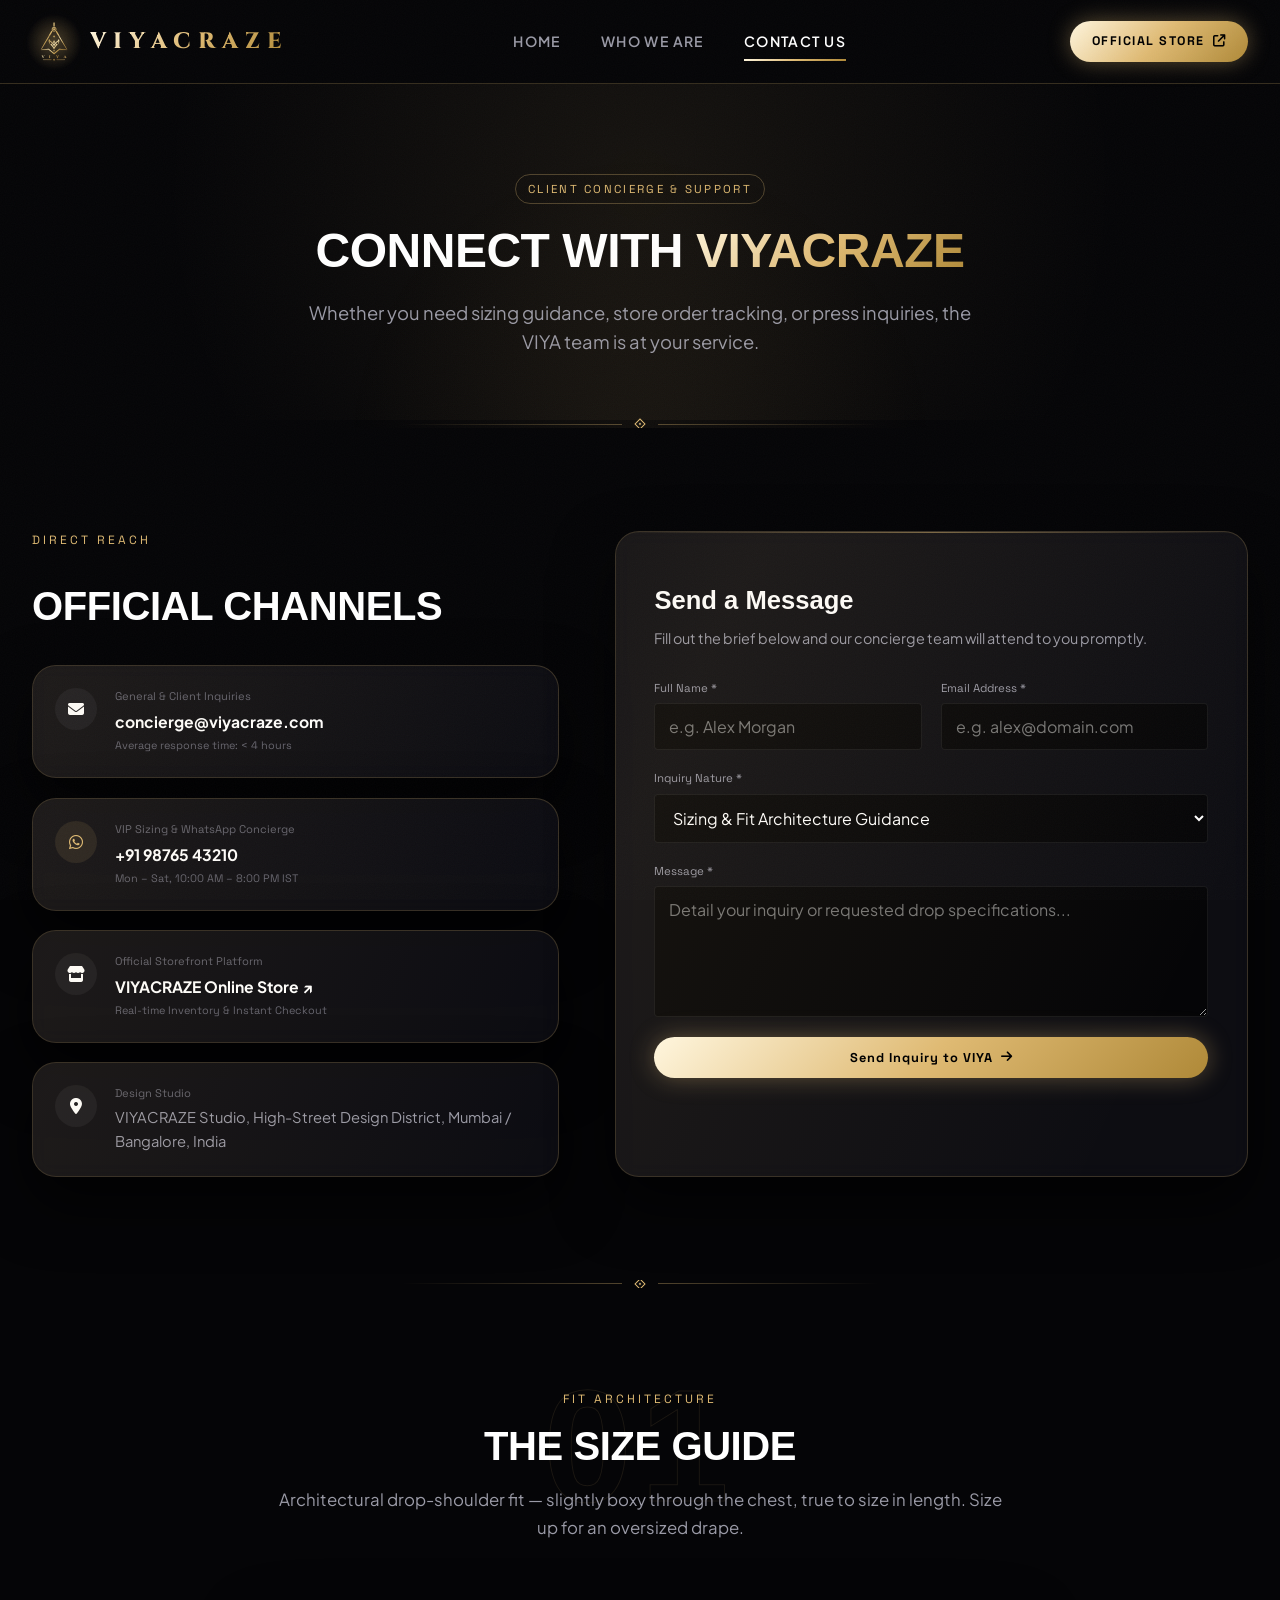
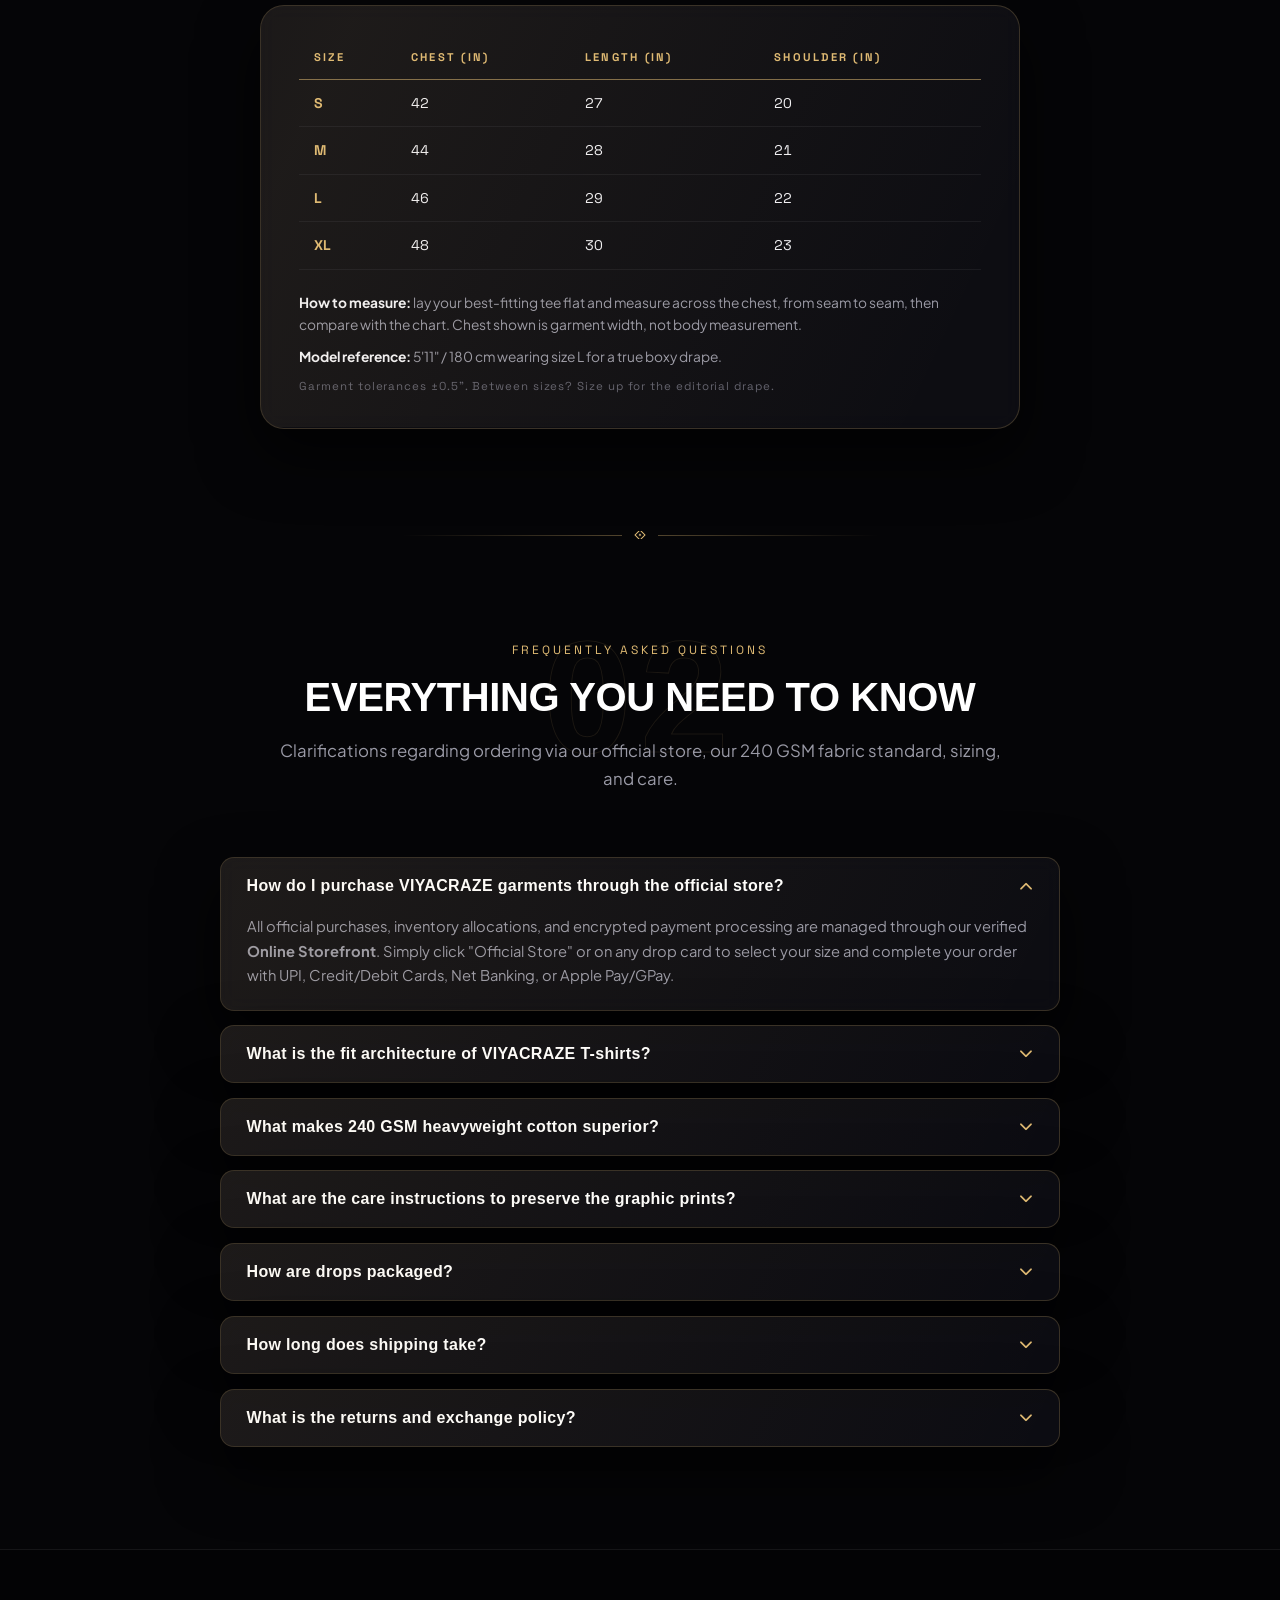
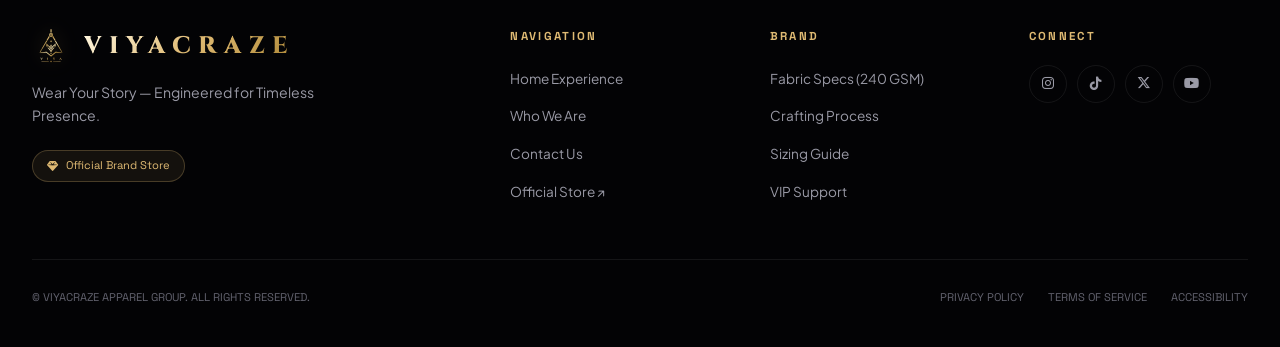
<file: contact.html>
<!DOCTYPE html>
<html lang="en">
<head>
  <meta charset="UTF-8">
  <meta name="viewport" content="width=device-width, initial-scale=1.0, maximum-scale=5.0">
  <title>Contact Us | VIYACRAZE Official Client Care</title>
  <meta name="description" content="Get in touch with VIYA for sizing assistance, order inquiries, collaborations, and official online store support.">
  <link rel="canonical" href="https://viyacraze.com/contact.html">
  
  <!-- PWA & Mobile Web App Meta -->
  <link rel="icon" type="image/svg+xml" href="VIYA_logo_gold.svg">
  <link rel="manifest" href="manifest.json">
  <meta name="theme-color" content="#040407">
  <meta name="mobile-web-app-capable" content="yes">
  <meta name="apple-mobile-web-app-status-bar-style" content="black-translucent">
  <meta name="apple-mobile-web-app-title" content="VIYACRAZE">
  <link rel="apple-touch-icon" href="VIYA_logo_gold.svg">

  <!-- OpenGraph Social Sharing -->
  <meta property="og:type" content="website">
  <meta property="og:title" content="Contact Us | VIYACRAZE Official Client Care">
  <meta property="og:description" content="Connect with the VIYACRAZE concierge for sizing guidance, drop inquiries, and store support.">
  <meta property="og:image" content="viyahero-gold.jpeg">
  <meta property="og:url" content="https://viyacraze.com/contact.html">

  <!-- Twitter Card -->
  <meta name="twitter:card" content="summary_large_image">
  <meta name="twitter:title" content="Contact Us | VIYACRAZE Official Client Care">
  <meta name="twitter:description" content="Connect with the VIYACRAZE concierge for sizing guidance, drop inquiries, and store support.">
  <meta name="twitter:image" content="viyahero-gold.jpeg">

  <!-- Premium Luxury Fonts -->
  <link rel="preconnect" href="https://fonts.googleapis.com">
  <link rel="preconnect" href="https://fonts.gstatic.com" crossorigin>
  <link href="https://fonts.googleapis.com/css2?family=Cinzel:wght@500;600;700;800;900&family=Italiana&family=Plus+Jakarta+Sans:wght@300;400;500;600;700&family=Space+Grotesk:wght@400;500;600;700&family=Syncopate:wght@400;700&display=swap" rel="stylesheet">
  
  <!-- Icons -->
  <link rel="stylesheet" href="https://cdnjs.cloudflare.com/ajax/libs/font-awesome/6.4.0/css/all.min.css">
  
  <!-- Styles -->
  <link rel="stylesheet" href="style.css">
</head>
<body class="page-contact">


  <!-- Liquid Ambient Glow Mesh -->
  <div class="liquid-ambient-mesh" id="liquidMesh"></div>

  <!-- Navigation Bar -->
  <header class="header" id="navbar">
    <div class="nav-container">
      <a href="index.html" class="brand-logo">
        <div class="brand-emblem-wrap">
          <img src="VIYA_logo_gold.svg" alt="VIYACRAZE Emblem" class="brand-logo-img">
          <div class="emblem-liquid-glow"></div>
        </div>
        <span class="brand-name wordmark">VIYACRAZE</span>
      </a>

      <nav class="nav-links">
        <a href="index.html" class="nav-link">Home</a>
        <a href="about.html" class="nav-link">Who We Are</a>
        <a href="contact.html" class="nav-link active">Contact Us</a>
      </nav>

      <div class="nav-actions">
        <a href="https://viyacraze.mydukaan.io" target="_blank" rel="noopener" class="store-cta-btn liquid-btn desktop-only">
          <span class="btn-text">Official Store</span>
          <i class="fa-solid fa-arrow-up-right-from-square"></i>
          <div class="btn-liquid-shine"></div>
        </a>

        <!-- Mobile Hamburger Toggle -->
        <button class="mobile-menu-toggle" id="mobileMenuToggle" aria-label="Open Navigation Menu" aria-expanded="false">
          <span></span>
          <span></span>
          <span></span>
        </button>
      </div>
    </div>
  </header>

  <!-- Mobile Fullscreen Drawer Navigation -->
  <div class="mobile-drawer" id="mobileDrawer">
    <div class="mobile-drawer-inner">
      <div class="mobile-drawer-header">
        <div class="brand-logo">
          <img src="VIYA_logo_gold.svg" alt="VIYACRAZE Emblem" class="brand-logo-img">
          <span class="brand-name wordmark">VIYACRAZE</span>
        </div>
        <button class="mobile-drawer-close" id="mobileDrawerClose" aria-label="Close Navigation Menu">
          <i class="fa-solid fa-xmark"></i>
        </button>
      </div>

      <nav class="mobile-nav-links">
        <a href="index.html" class="mobile-nav-link">
          <span class="nav-num">01</span>
          <span class="nav-title">Home Experience</span>
          <i class="fa-solid fa-arrow-right"></i>
        </a>
        <a href="about.html" class="mobile-nav-link">
          <span class="nav-num">02</span>
          <span class="nav-title">Who We Are</span>
          <i class="fa-solid fa-arrow-right"></i>
        </a>
        <a href="contact.html" class="mobile-nav-link active">
          <span class="nav-num">03</span>
          <span class="nav-title">Contact VIYA</span>
          <i class="fa-solid fa-arrow-right"></i>
        </a>
      </nav>

      <div class="mobile-drawer-footer">
        <a href="https://viyacraze.mydukaan.io" target="_blank" rel="noopener" class="mobile-drawer-store-btn">
          <span>ENTER OFFICIAL STORE ↗</span>
        </a>
        <div class="mobile-drawer-meta">
          <span>240 GSM ARCHITECTURAL HEAVYWEIGHT</span>
        </div>
      </div>
    </div>
  </div>

  <!-- Main Content -->
  <main class="page-content-wrapper">
    
    <!-- Hero Banner -->
    <section class="contact-hero">
      <div class="section-container">
        <div class="about-hero-badge">CLIENT CONCIERGE & SUPPORT</div>
        <h1 class="about-hero-title">CONNECT WITH <span class="gold-gradient-text">VIYACRAZE</span></h1>
        <p class="about-hero-subtitle">Whether you need sizing guidance, store order tracking, or press inquiries, the VIYA team is at your service.</p>
      </div>
    </section>

    <div class="ornament-divider" aria-hidden="true"><span class="od-line"></span><span class="od-diamond"></span><span class="od-line"></span></div>

    <!-- Channels & Contact Grid -->
    <section class="section contact-section" id="support">
      <div class="section-container contact-layout-grid">
        
        <!-- Left: Contact Channels -->
        <div class="contact-channels">
          <div class="section-eyebrow">DIRECT REACH</div>
          <h2 class="section-title text-left">OFFICIAL CHANNELS</h2>
          
          <div class="channel-card glass-liquid-card">
            <div class="channel-icon">
              <i class="fa-solid fa-envelope"></i>
            </div>
            <div class="channel-info">
              <span class="channel-label">General & Client Inquiries</span>
              <a href="mailto:concierge@viyacraze.com" class="channel-link">concierge@viyacraze.com</a>
              <span class="channel-meta">Average response time: &lt; 4 hours</span>
            </div>
          </div>

          <div class="channel-card glass-liquid-card">
            <div class="channel-icon gold">
              <i class="fa-brands fa-whatsapp"></i>
            </div>
            <div class="channel-info">
              <span class="channel-label">VIP Sizing & WhatsApp Concierge</span>
              <a href="https://wa.me/" target="_blank" rel="noopener" class="channel-link">+91 98765 43210</a>
              <span class="channel-meta">Mon – Sat, 10:00 AM – 8:00 PM IST</span>
            </div>
          </div>

          <div class="channel-card glass-liquid-card">
            <div class="channel-icon">
              <i class="fa-solid fa-store"></i>
            </div>
            <div class="channel-info">
              <span class="channel-label">Official Storefront Platform</span>
              <a href="https://viyacraze.mydukaan.io" target="_blank" rel="noopener" class="channel-link">VIYACRAZE Online Store ↗</a>
              <span class="channel-meta">Real-time Inventory & Instant Checkout</span>
            </div>
          </div>

          <div class="channel-card glass-liquid-card">
            <div class="channel-icon">
              <i class="fa-solid fa-location-dot"></i>
            </div>
            <div class="channel-info">
              <span class="channel-label">Design Studio</span>
              <p class="channel-text">VIYACRAZE Studio, High-Street Design District, Mumbai / Bangalore, India</p>
            </div>
          </div>
        </div>

        <!-- Right: Inquiry Form -->
        <div class="contact-form-wrap glass-liquid-card">
          <div class="card-glow-reflection"></div>
          <div class="form-header">
            <h3 class="form-title">Send a Message</h3>
            <p class="form-desc">Fill out the brief below and our concierge team will attend to you promptly.</p>
          </div>

          <form class="atelier-form" id="contactForm" onsubmit="handleContactSubmit(event)">
            <div class="form-row">
              <div class="form-group">
                <label for="contactName">Full Name *</label>
                <input type="text" id="contactName" placeholder="e.g. Alex Morgan" required>
              </div>
              <div class="form-group">
                <label for="contactEmail">Email Address *</label>
                <input type="email" id="contactEmail" placeholder="e.g. alex@domain.com" required>
              </div>
            </div>

            <div class="form-group">
              <label for="contactSubject">Inquiry Nature *</label>
              <select id="contactSubject" required>
                <option value="sizing">Sizing & Fit Architecture Guidance</option>
                <option value="store-order">Store Order Status / Assistance</option>
                <option value="press">Press, Editorial & Media Inquiries</option>
                <option value="wholesale">B2B / Wholesale & Collaborations</option>
                <option value="other">General Inquiries</option>
              </select>
            </div>

            <div class="form-group">
              <label for="contactMessage">Message *</label>
              <textarea id="contactMessage" rows="5" placeholder="Detail your inquiry or requested drop specifications..." required></textarea>
            </div>

            <button type="submit" class="btn-primary-glow btn-block liquid-btn">
              <span>Send Inquiry to VIYA</span>
              <i class="fa-solid fa-arrow-right"></i>
            </button>

            <div id="contactSuccessMsg" class="form-success-box">
              <i class="fa-solid fa-circle-check"></i> Your inquiry has been routed to our concierge team. We will respond shortly.
            </div>
          </form>
        </div>

      </div>
    </section>

    <div class="ornament-divider" aria-hidden="true"><span class="od-line"></span><span class="od-diamond"></span><span class="od-line"></span></div>

    <!-- Size Guide Section -->
    <section class="section sizing-section" id="sizing">
      <div class="section-container">
        <div class="section-header" data-num="01">
          <div class="section-eyebrow">FIT ARCHITECTURE</div>
          <h2 class="section-title">THE SIZE GUIDE</h2>
          <p class="section-subtitle">Architectural drop-shoulder fit — slightly boxy through the chest, true to size in length. Size up for an oversized drape.</p>
        </div>

        <div class="size-table-wrap glass-liquid-card">
          <table class="size-table">
            <thead>
              <tr>
                <th>Size</th>
                <th>Chest (in)</th>
                <th>Length (in)</th>
                <th>Shoulder (in)</th>
              </tr>
            </thead>
            <tbody>
              <tr><td>S</td><td>42</td><td>27</td><td>20</td></tr>
              <tr><td>M</td><td>44</td><td>28</td><td>21</td></tr>
              <tr><td>L</td><td>46</td><td>29</td><td>22</td></tr>
              <tr><td>XL</td><td>48</td><td>30</td><td>23</td></tr>
            </tbody>
          </table>
          <div class="size-notes">
            <p><strong>How to measure:</strong> lay your best-fitting tee flat and measure across the chest, from seam to seam, then compare with the chart. Chest shown is garment width, not body measurement.</p>
            <p><strong>Model reference:</strong> 5'11" / 180 cm wearing size L for a true boxy drape.</p>
            <p class="size-verify">Garment tolerances ±0.5". Between sizes? Size up for the editorial drape.</p>
          </div>
        </div>
      </div>
    </section>

    <div class="ornament-divider" aria-hidden="true"><span class="od-line"></span><span class="od-diamond"></span><span class="od-line"></span></div>

    <!-- FAQ Accordion Section -->
    <section class="section faq-section" id="faq">
      <div class="section-container">

        <div class="section-header" data-num="02">
          <div class="section-eyebrow">FREQUENTLY ASKED QUESTIONS</div>
          <h2 class="section-title">EVERYTHING YOU NEED TO KNOW</h2>
          <p class="section-subtitle">Clarifications regarding ordering via our official store, our 240 GSM fabric standard, sizing, and care.</p>
        </div>

        <div class="faq-accordion">
          
          <div class="faq-item glass-liquid-card active">
            <button class="faq-question">
              <span>How do I purchase VIYACRAZE garments through the official store?</span>
              <i class="fa-solid fa-chevron-down"></i>
            </button>
            <div class="faq-answer">
              <p>All official purchases, inventory allocations, and encrypted payment processing are managed through our verified <strong>Online Storefront</strong>. Simply click "Official Store" or on any drop card to select your size and complete your order with UPI, Credit/Debit Cards, Net Banking, or Apple Pay/GPay.</p>
            </div>
          </div>

          <div class="faq-item glass-liquid-card">
            <button class="faq-question">
              <span>What is the fit architecture of VIYACRAZE T-shirts?</span>
              <i class="fa-solid fa-chevron-down"></i>
            </button>
            <div class="faq-answer">
              <p>Our T-shirts feature a tailored <strong>Architectural Drop-Shoulder Fit</strong>. They are slightly boxy through the chest and shoulders for a confident silhouette, with true-to-size length. If you prefer a standard tailored streetwear fit, order your normal size. For an exaggerated oversized skate/editorial drape, size up by one.</p>
            </div>
          </div>

          <div class="faq-item glass-liquid-card">
            <button class="faq-question">
              <span>What makes 240 GSM heavyweight cotton superior?</span>
              <i class="fa-solid fa-chevron-down"></i>
            </button>
            <div class="faq-answer">
              <p>Standard retail t-shirts range from 140–180 GSM and easily lose their shape. Our 240 GSM premium heavyweight cotton provides substantial body, creates a clean drape without clinging, and retains crisp collar structure after countless washes.</p>
            </div>
          </div>

          <div class="faq-item glass-liquid-card">
            <button class="faq-question">
              <span>What are the care instructions to preserve the graphic prints?</span>
              <i class="fa-solid fa-chevron-down"></i>
            </button>
            <div class="faq-answer">
              <p>Machine wash cold (30°C or below) inside out with gentle detergent. Hang dry in shade to preserve fabric density and print vibrancy. Do not iron directly over the graphic or 3D debossed insignia.</p>
            </div>
          </div>

          <div class="faq-item glass-liquid-card">
            <button class="faq-question">
              <span>How are drops packaged?</span>
              <i class="fa-solid fa-chevron-down"></i>
            </button>
            <div class="faq-answer">
              <p>Every drop is a strictly limited production run — once an edition sells out, it is not restocked. Each garment arrives in a matte black archival presentation box complete with a Certificate of Authenticity and the golden VIYA insignia seal.</p>
            </div>
          </div>

          <div class="faq-item glass-liquid-card">
            <button class="faq-question">
              <span>How long does shipping take?</span>
              <i class="fa-solid fa-chevron-down"></i>
            </button>
            <div class="faq-answer">
              <p>Orders are dispatched from our studio within <strong>24–48 hours</strong> of confirmation and typically deliver across India within <strong>4–7 working days</strong>. Every order ships with tracking shared over email and WhatsApp.</p>
            </div>
          </div>

          <div class="faq-item glass-liquid-card">
            <button class="faq-question">
              <span>What is the returns and exchange policy?</span>
              <i class="fa-solid fa-chevron-down"></i>
            </button>
            <div class="faq-answer">
              <p>We offer a <strong>7-day exchange window</strong> for unworn garments with tags and original packaging intact. Size exchanges ship once the original piece passes our quality check. For a defective or damaged piece, contact us within 48 hours of delivery with an unboxing photo and we will make it right — replacement or refund.</p>
            </div>
          </div>

        </div>

      </div>
    </section>

  </main>

  <!-- Sticky Mobile Quick-Action Bar -->
  <div class="mobile-sticky-bar" id="mobileStickyBar">
    <a href="https://viyacraze.mydukaan.io" target="_blank" rel="noopener" class="mobile-sticky-btn">
      <div class="btn-emblem">
        <img src="VIYA_logo_gold.svg" alt="VIYA Emblem">
      </div>
      <span>DROP 01 // ENTER STORE</span>
      <i class="fa-solid fa-arrow-up-right-from-square"></i>
    </a>
  </div>

  <!-- Scroll Progress + Back To Top -->
  <div class="scroll-progress" id="scrollProgress" aria-hidden="true"></div>
  <button class="back-to-top" id="backToTop" aria-label="Back to top"><i class="fa-solid fa-arrow-up"></i></button>

  <!-- Footer -->
  <footer class="footer">
    <div class="footer-container">
      <div class="footer-top">
        <div class="footer-brand-col">
          <div class="footer-logo-wrap">
            <img src="VIYA_logo_gold.svg" alt="VIYACRAZE Emblem" class="footer-logo-img">
            <span class="footer-logo-text wordmark">VIYACRAZE</span>
          </div>
          <p class="footer-tagline">Wear Your Story — Engineered for Timeless Presence.</p>
          <div class="atelier-badge">
            <i class="fa-solid fa-gem"></i> Official Brand Store
          </div>
        </div>

        <div class="footer-links-col">
          <h4>NAVIGATION</h4>
          <ul>
            <li><a href="index.html">Home Experience</a></li>
            <li><a href="about.html">Who We Are</a></li>
            <li><a href="contact.html">Contact Us</a></li>
            <li><a href="https://viyacraze.mydukaan.io" target="_blank" rel="noopener">Official Store ↗</a></li>
          </ul>
        </div>

        <div class="footer-links-col">
          <h4>BRAND</h4>
          <ul>
            <li><a href="about.html#philosophy">Fabric Specs (240 GSM)</a></li>
            <li><a href="about.html#process">Crafting Process</a></li>
            <li><a href="contact.html#sizing">Sizing Guide</a></li>
            <li><a href="contact.html#support">VIP Support</a></li>
          </ul>
        </div>

        <div class="footer-links-col">
          <h4>CONNECT</h4>
          <div class="social-links">
            <a href="#" aria-label="Instagram"><i class="fa-brands fa-instagram"></i></a>
            <a href="#" aria-label="TikTok"><i class="fa-brands fa-tiktok"></i></a>
            <a href="#" aria-label="Twitter"><i class="fa-brands fa-x-twitter"></i></a>
            <a href="#" aria-label="YouTube"><i class="fa-brands fa-youtube"></i></a>
          </div>
        </div>
      </div>

      <div class="footer-bottom">
        <div class="copyright">© VIYACRAZE APPAREL GROUP. ALL RIGHTS RESERVED.</div>
        <div class="footer-legal">
          <a href="privacy.html">PRIVACY POLICY</a>
          <a href="terms.html">TERMS OF SERVICE</a>
          <a href="privacy.html#accessibility">ACCESSIBILITY</a>
        </div>
      </div>
    </div>
  </footer>

  <script src="app.js"></script>
</body>
</html>
</file>
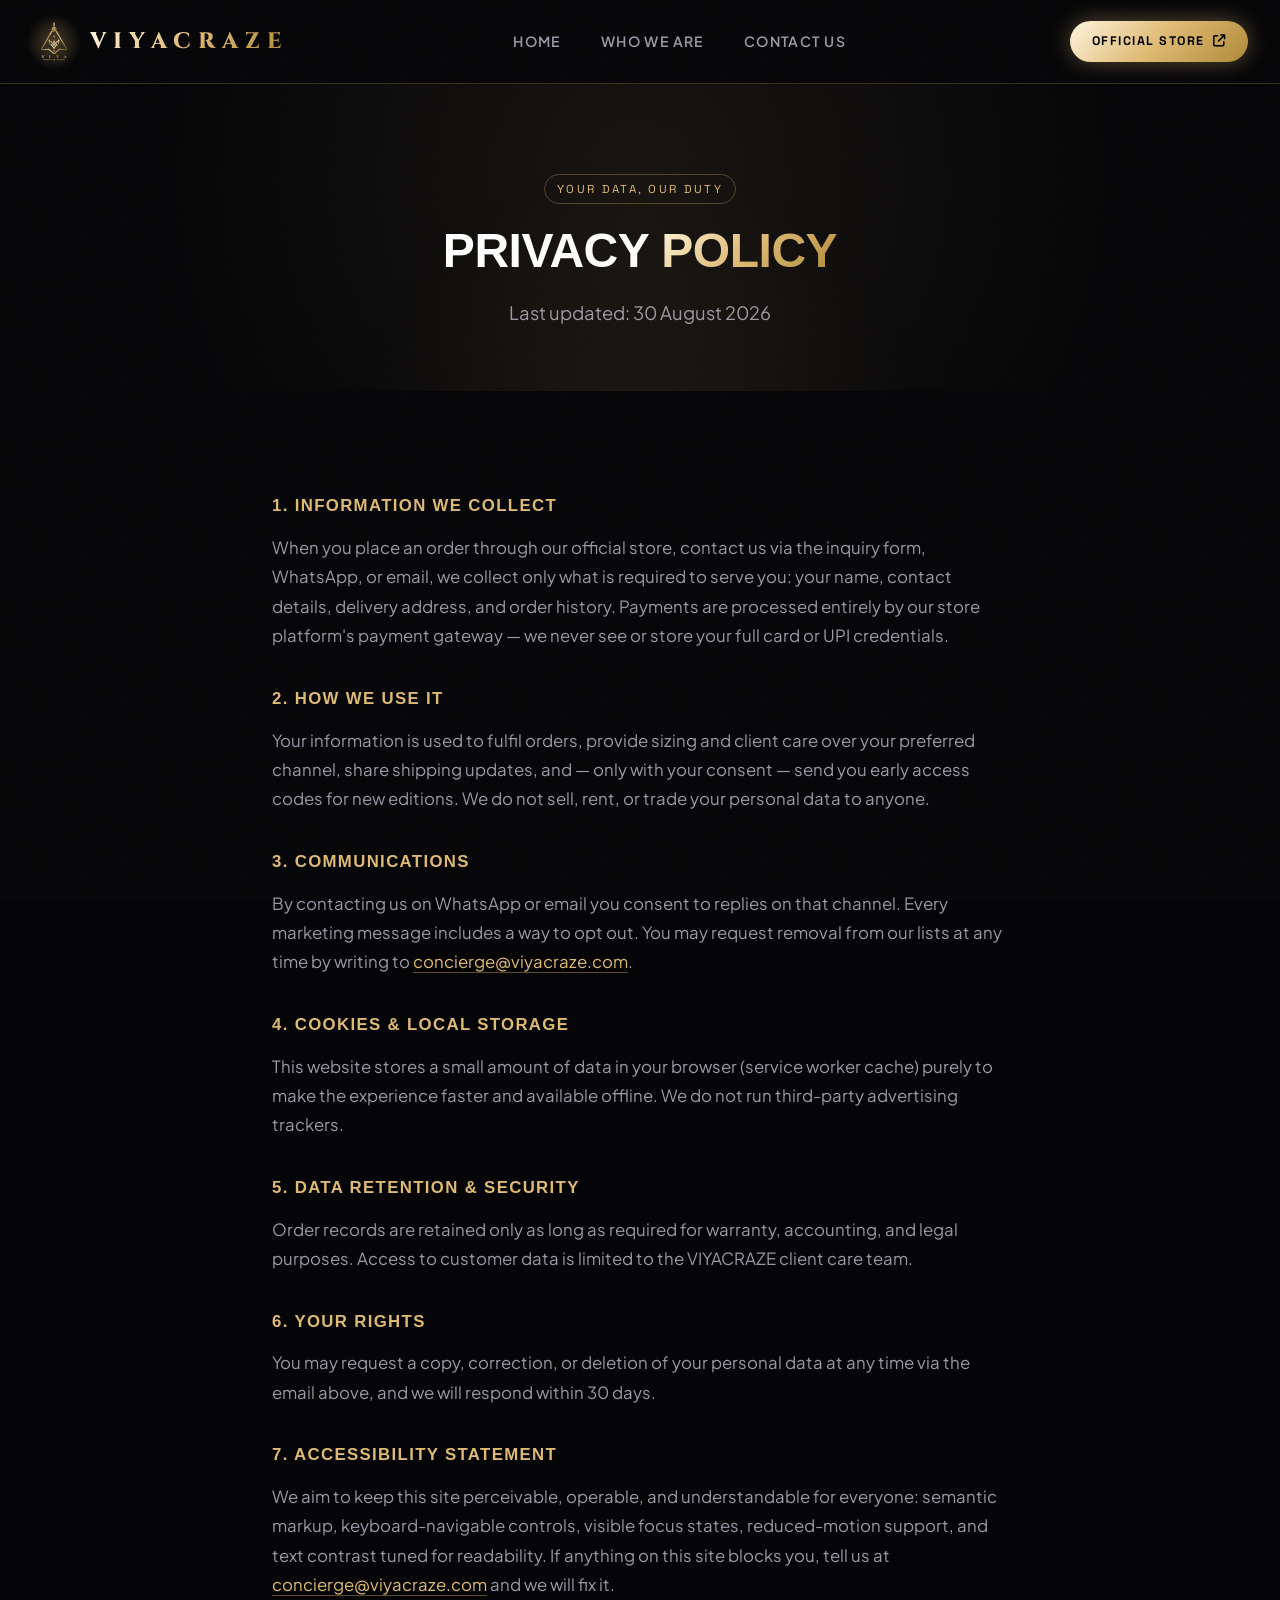
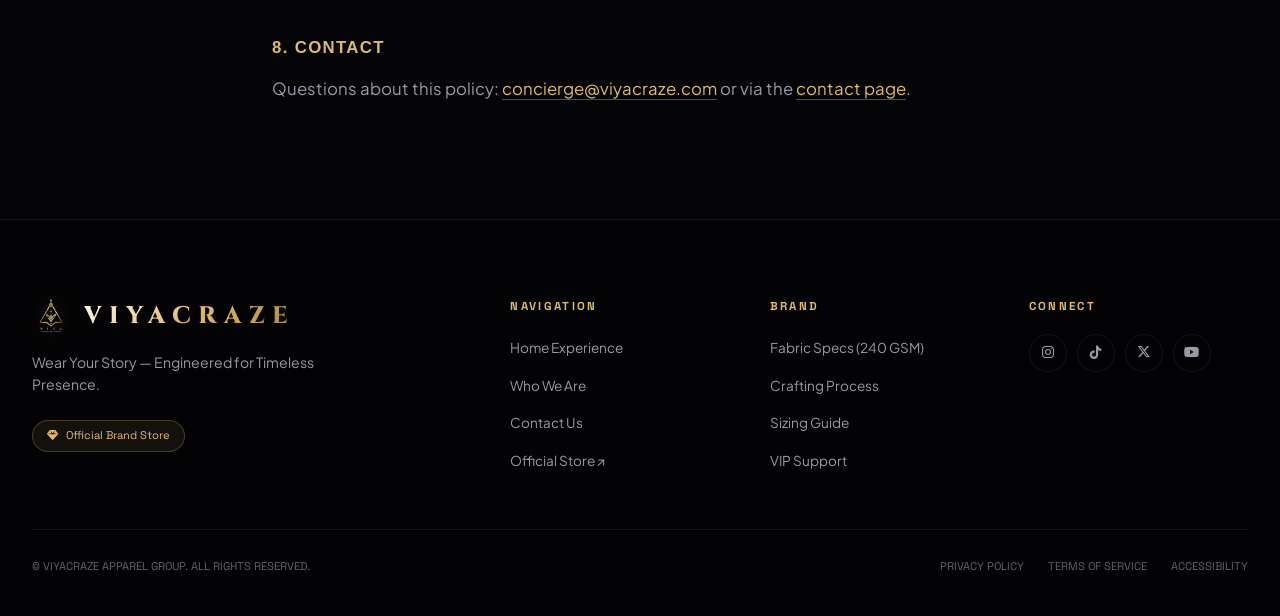
<file: privacy.html>
<!DOCTYPE html>
<html lang="en">
<head>
  <meta charset="UTF-8">
  <meta name="viewport" content="width=device-width, initial-scale=1.0, maximum-scale=5.0">
  <title>Privacy Policy | VIYACRAZE</title>
  <meta name="description" content="How VIYACRAZE collects, uses, and protects your personal information across our official store and client care channels.">
  <link rel="canonical" href="https://viyacraze.com/privacy.html">
  <meta property="og:title" content="Privacy Policy | VIYACRAZE">
  <meta property="og:description" content="How VIYACRAZE collects, uses, and protects your personal information.">
  <meta property="og:type" content="website">

  <link rel="icon" type="image/svg+xml" href="VIYA_logo_gold.svg">
  <link rel="manifest" href="manifest.json">
  <meta name="theme-color" content="#040407">
  <link rel="preconnect" href="https://fonts.googleapis.com">
  <link rel="preconnect" href="https://fonts.gstatic.com" crossorigin>
  <link href="https://fonts.googleapis.com/css2?family=Cinzel:wght@500;600;700;800;900&family=Italiana&family=Plus+Jakarta+Sans:wght@300;400;500;600;700&family=Space+Grotesk:wght@400;500;600;700&family=Syncopate:wght@400;700&display=swap" rel="stylesheet">
  <link rel="stylesheet" href="https://cdnjs.cloudflare.com/ajax/libs/font-awesome/6.4.0/css/all.min.css">
  <link rel="stylesheet" href="style.css">
</head>
<body class="page-legal">

  <div class="liquid-ambient-mesh" id="liquidMesh"></div>

  <header class="header" id="navbar">
    <div class="nav-container">
      <a href="index.html" class="brand-logo">
        <div class="brand-emblem-wrap">
          <img src="VIYA_logo_gold.svg" alt="VIYACRAZE Emblem" class="brand-logo-img">
          <div class="emblem-liquid-glow"></div>
        </div>
        <span class="brand-name wordmark">VIYACRAZE</span>
      </a>
      <nav class="nav-links">
        <a href="index.html" class="nav-link">Home</a>
        <a href="about.html" class="nav-link">Who We Are</a>
        <a href="contact.html" class="nav-link">Contact Us</a>
      </nav>
      <div class="nav-actions">
        <a href="https://viyacraze.mydukaan.io" target="_blank" rel="noopener" class="store-cta-btn liquid-btn desktop-only">
          <span class="btn-text">Official Store</span>
          <i class="fa-solid fa-arrow-up-right-from-square"></i>
          <div class="btn-liquid-shine"></div>
        </a>
      </div>
    </div>
  </header>

  <main class="page-content-wrapper">
    <section class="about-hero">
      <div class="section-container">
        <div class="about-hero-badge">YOUR DATA, OUR DUTY</div>
        <h1 class="about-hero-title">PRIVACY <span class="gold-gradient-text">POLICY</span></h1>
        <p class="about-hero-subtitle">Last updated: 30 August 2026</p>
      </div>
    </section>

    <section class="section">
      <div class="section-container legal-content">
        <h2>1. Information We Collect</h2>
        <p class="body-text">When you place an order through our official store, contact us via the inquiry form, WhatsApp, or email, we collect only what is required to serve you: your name, contact details, delivery address, and order history. Payments are processed entirely by our store platform's payment gateway — we never see or store your full card or UPI credentials.</p>

        <h2>2. How We Use It</h2>
        <p class="body-text">Your information is used to fulfil orders, provide sizing and client care over your preferred channel, share shipping updates, and — only with your consent — send you early access codes for new editions. We do not sell, rent, or trade your personal data to anyone.</p>

        <h2>3. Communications</h2>
        <p class="body-text">By contacting us on WhatsApp or email you consent to replies on that channel. Every marketing message includes a way to opt out. You may request removal from our lists at any time by writing to <a href="mailto:concierge@viyacraze.com">concierge@viyacraze.com</a>.</p>

        <h2>4. Cookies &amp; Local Storage</h2>
        <p class="body-text">This website stores a small amount of data in your browser (service worker cache) purely to make the experience faster and available offline. We do not run third-party advertising trackers.</p>

        <h2>5. Data Retention &amp; Security</h2>
        <p class="body-text">Order records are retained only as long as required for warranty, accounting, and legal purposes. Access to customer data is limited to the VIYACRAZE client care team.</p>

        <h2>6. Your Rights</h2>
        <p class="body-text">You may request a copy, correction, or deletion of your personal data at any time via the email above, and we will respond within 30 days.</p>

        <h2 id="accessibility">7. Accessibility Statement</h2>
        <p class="body-text">We aim to keep this site perceivable, operable, and understandable for everyone: semantic markup, keyboard-navigable controls, visible focus states, reduced-motion support, and text contrast tuned for readability. If anything on this site blocks you, tell us at <a href="mailto:concierge@viyacraze.com">concierge@viyacraze.com</a> and we will fix it.</p>

        <h2>8. Contact</h2>
        <p class="body-text">Questions about this policy: <a href="mailto:concierge@viyacraze.com">concierge@viyacraze.com</a> or via the <a href="contact.html">contact page</a>.</p>
      </div>
    </section>
  </main>

  <button class="back-to-top" id="backToTop" aria-label="Back to top"><i class="fa-solid fa-arrow-up"></i></button>

  <footer class="footer">
    <div class="footer-container">
      <div class="footer-top">
        <div class="footer-brand-col">
          <div class="footer-logo-wrap">
            <img src="VIYA_logo_gold.svg" alt="VIYACRAZE Emblem" class="footer-logo-img">
            <span class="footer-logo-text wordmark">VIYACRAZE</span>
          </div>
          <p class="footer-tagline">Wear Your Story — Engineered for Timeless Presence.</p>
          <div class="atelier-badge">
            <i class="fa-solid fa-gem"></i> Official Brand Store
          </div>
        </div>

        <div class="footer-links-col">
          <h4>NAVIGATION</h4>
          <ul>
            <li><a href="index.html">Home Experience</a></li>
            <li><a href="about.html">Who We Are</a></li>
            <li><a href="contact.html">Contact Us</a></li>
            <li><a href="https://viyacraze.mydukaan.io" target="_blank" rel="noopener">Official Store ↗</a></li>
          </ul>
        </div>

        <div class="footer-links-col">
          <h4>BRAND</h4>
          <ul>
            <li><a href="about.html#philosophy">Fabric Specs (240 GSM)</a></li>
            <li><a href="about.html#process">Crafting Process</a></li>
            <li><a href="contact.html#sizing">Sizing Guide</a></li>
            <li><a href="contact.html#support">VIP Support</a></li>
          </ul>
        </div>

        <div class="footer-links-col">
          <h4>CONNECT</h4>
          <div class="social-links">
            <a href="#" aria-label="Instagram"><i class="fa-brands fa-instagram"></i></a>
            <a href="#" aria-label="TikTok"><i class="fa-brands fa-tiktok"></i></a>
            <a href="#" aria-label="Twitter"><i class="fa-brands fa-x-twitter"></i></a>
            <a href="#" aria-label="YouTube"><i class="fa-brands fa-youtube"></i></a>
          </div>
        </div>
      </div>

      <div class="footer-bottom">
        <div class="copyright">© VIYACRAZE APPAREL GROUP. ALL RIGHTS RESERVED.</div>
        <div class="footer-legal">
          <a href="privacy.html">PRIVACY POLICY</a>
          <a href="terms.html">TERMS OF SERVICE</a>
          <a href="privacy.html#accessibility">ACCESSIBILITY</a>
        </div>
      </div>
    </div>
  </footer>

  <script src="app.js"></script>
</body>
</html>
</file>
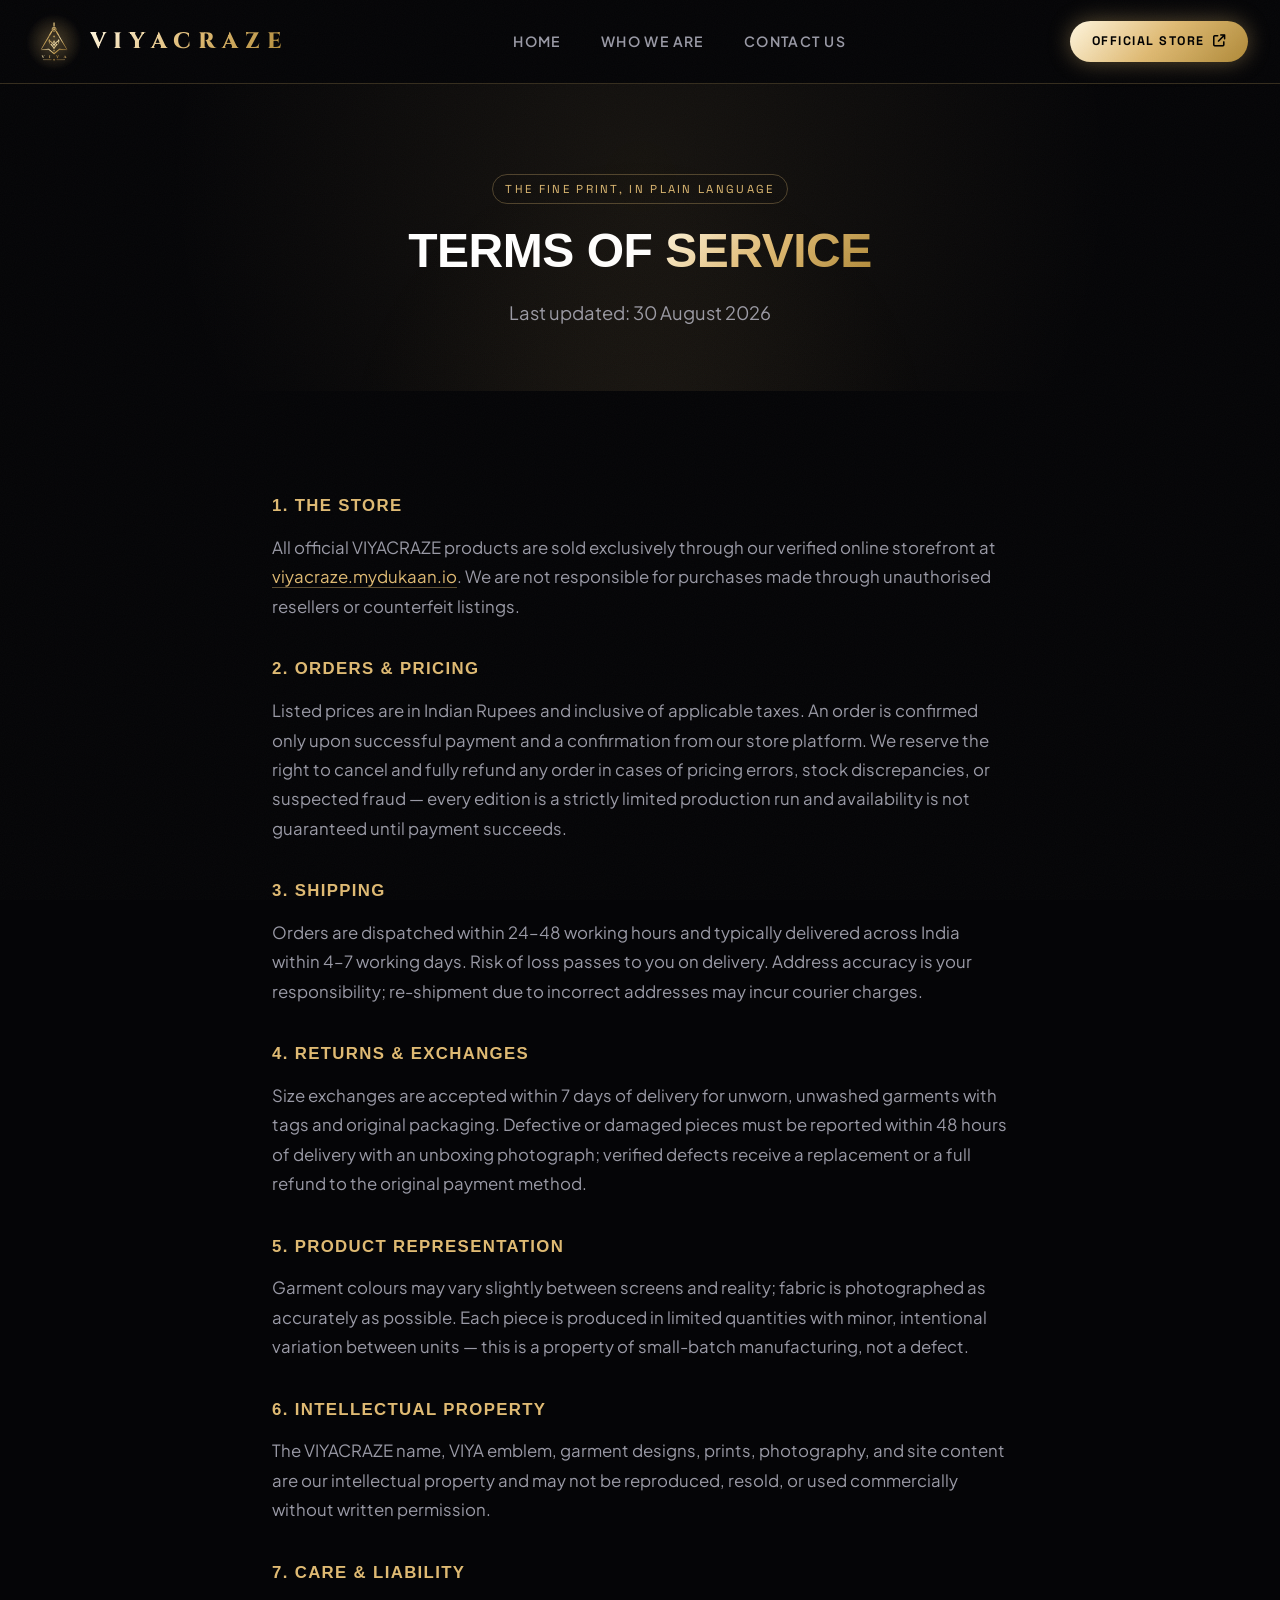
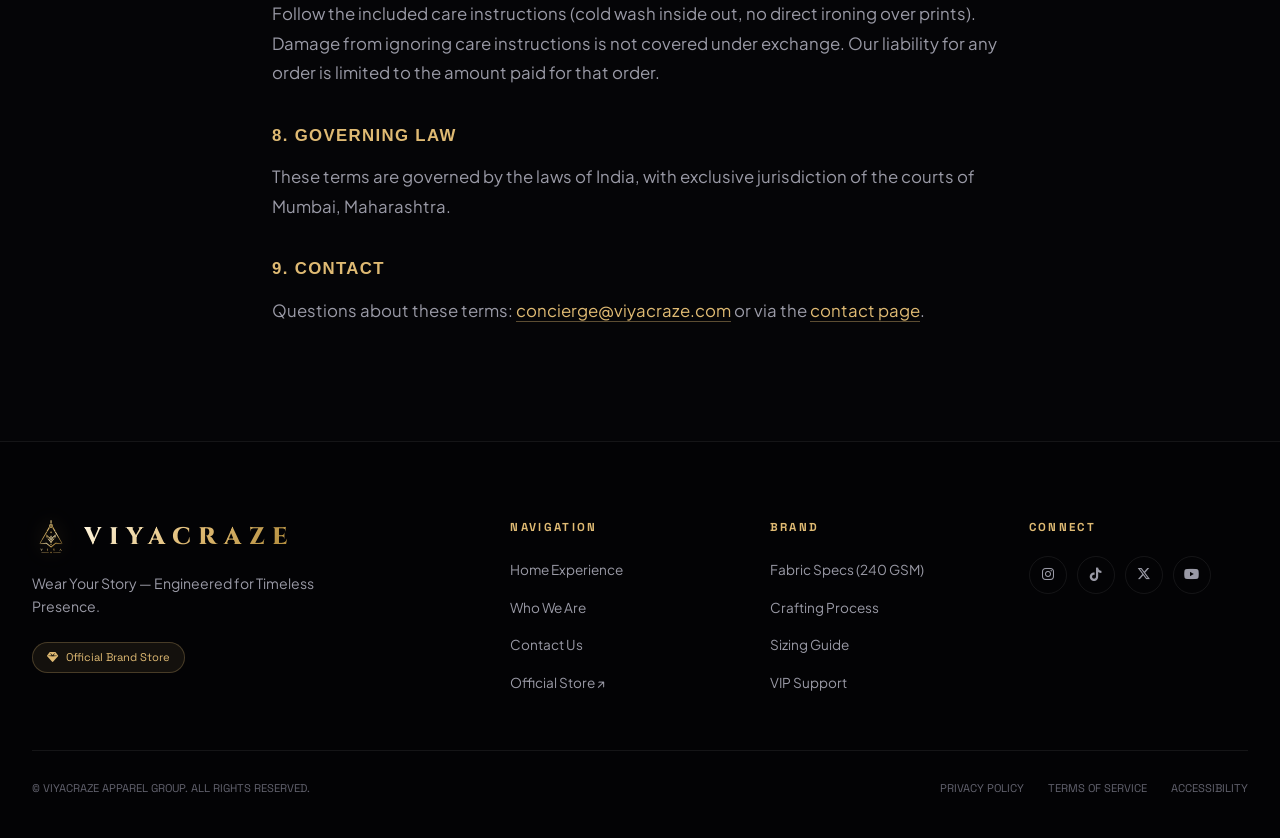
<file: terms.html>
<!DOCTYPE html>
<html lang="en">
<head>
  <meta charset="UTF-8">
  <meta name="viewport" content="width=device-width, initial-scale=1.0, maximum-scale=5.0">
  <title>Terms of Service | VIYACRAZE</title>
  <meta name="description" content="The terms governing purchases from the VIYACRAZE official store, product care, intellectual property, and dispute resolution.">
  <link rel="canonical" href="https://viyacraze.com/terms.html">
  <meta property="og:title" content="Terms of Service | VIYACRAZE">
  <meta property="og:description" content="The terms governing purchases from the VIYACRAZE official store.">
  <meta property="og:type" content="website">

  <link rel="icon" type="image/svg+xml" href="VIYA_logo_gold.svg">
  <link rel="manifest" href="manifest.json">
  <meta name="theme-color" content="#040407">
  <link rel="preconnect" href="https://fonts.googleapis.com">
  <link rel="preconnect" href="https://fonts.gstatic.com" crossorigin>
  <link href="https://fonts.googleapis.com/css2?family=Cinzel:wght@500;600;700;800;900&family=Italiana&family=Plus+Jakarta+Sans:wght@300;400;500;600;700&family=Space+Grotesk:wght@400;500;600;700&family=Syncopate:wght@400;700&display=swap" rel="stylesheet">
  <link rel="stylesheet" href="https://cdnjs.cloudflare.com/ajax/libs/font-awesome/6.4.0/css/all.min.css">
  <link rel="stylesheet" href="style.css">
</head>
<body class="page-legal">

  <div class="liquid-ambient-mesh" id="liquidMesh"></div>

  <header class="header" id="navbar">
    <div class="nav-container">
      <a href="index.html" class="brand-logo">
        <div class="brand-emblem-wrap">
          <img src="VIYA_logo_gold.svg" alt="VIYACRAZE Emblem" class="brand-logo-img">
          <div class="emblem-liquid-glow"></div>
        </div>
        <span class="brand-name wordmark">VIYACRAZE</span>
      </a>
      <nav class="nav-links">
        <a href="index.html" class="nav-link">Home</a>
        <a href="about.html" class="nav-link">Who We Are</a>
        <a href="contact.html" class="nav-link">Contact Us</a>
      </nav>
      <div class="nav-actions">
        <a href="https://viyacraze.mydukaan.io" target="_blank" rel="noopener" class="store-cta-btn liquid-btn desktop-only">
          <span class="btn-text">Official Store</span>
          <i class="fa-solid fa-arrow-up-right-from-square"></i>
          <div class="btn-liquid-shine"></div>
        </a>
      </div>
    </div>
  </header>

  <main class="page-content-wrapper">
    <section class="about-hero">
      <div class="section-container">
        <div class="about-hero-badge">THE FINE PRINT, IN PLAIN LANGUAGE</div>
        <h1 class="about-hero-title">TERMS OF <span class="gold-gradient-text">SERVICE</span></h1>
        <p class="about-hero-subtitle">Last updated: 30 August 2026</p>
      </div>
    </section>

    <section class="section">
      <div class="section-container legal-content">
        <h2>1. The Store</h2>
        <p class="body-text">All official VIYACRAZE products are sold exclusively through our verified online storefront at <a href="https://viyacraze.mydukaan.io" target="_blank" rel="noopener">viyacraze.mydukaan.io</a>. We are not responsible for purchases made through unauthorised resellers or counterfeit listings.</p>

        <h2>2. Orders &amp; Pricing</h2>
        <p class="body-text">Listed prices are in Indian Rupees and inclusive of applicable taxes. An order is confirmed only upon successful payment and a confirmation from our store platform. We reserve the right to cancel and fully refund any order in cases of pricing errors, stock discrepancies, or suspected fraud — every edition is a strictly limited production run and availability is not guaranteed until payment succeeds.</p>

        <h2>3. Shipping</h2>
        <p class="body-text">Orders are dispatched within 24–48 working hours and typically delivered across India within 4–7 working days. Risk of loss passes to you on delivery. Address accuracy is your responsibility; re-shipment due to incorrect addresses may incur courier charges.</p>

        <h2>4. Returns &amp; Exchanges</h2>
        <p class="body-text">Size exchanges are accepted within 7 days of delivery for unworn, unwashed garments with tags and original packaging. Defective or damaged pieces must be reported within 48 hours of delivery with an unboxing photograph; verified defects receive a replacement or a full refund to the original payment method.</p>

        <h2>5. Product Representation</h2>
        <p class="body-text">Garment colours may vary slightly between screens and reality; fabric is photographed as accurately as possible. Each piece is produced in limited quantities with minor, intentional variation between units — this is a property of small-batch manufacturing, not a defect.</p>

        <h2>6. Intellectual Property</h2>
        <p class="body-text">The VIYACRAZE name, VIYA emblem, garment designs, prints, photography, and site content are our intellectual property and may not be reproduced, resold, or used commercially without written permission.</p>

        <h2>7. Care &amp; Liability</h2>
        <p class="body-text">Follow the included care instructions (cold wash inside out, no direct ironing over prints). Damage from ignoring care instructions is not covered under exchange. Our liability for any order is limited to the amount paid for that order.</p>

        <h2>8. Governing Law</h2>
        <p class="body-text">These terms are governed by the laws of India, with exclusive jurisdiction of the courts of Mumbai, Maharashtra.</p>

        <h2>9. Contact</h2>
        <p class="body-text">Questions about these terms: <a href="mailto:concierge@viyacraze.com">concierge@viyacraze.com</a> or via the <a href="contact.html">contact page</a>.</p>
      </div>
    </section>
  </main>

  <button class="back-to-top" id="backToTop" aria-label="Back to top"><i class="fa-solid fa-arrow-up"></i></button>

  <footer class="footer">
    <div class="footer-container">
      <div class="footer-top">
        <div class="footer-brand-col">
          <div class="footer-logo-wrap">
            <img src="VIYA_logo_gold.svg" alt="VIYACRAZE Emblem" class="footer-logo-img">
            <span class="footer-logo-text wordmark">VIYACRAZE</span>
          </div>
          <p class="footer-tagline">Wear Your Story — Engineered for Timeless Presence.</p>
          <div class="atelier-badge">
            <i class="fa-solid fa-gem"></i> Official Brand Store
          </div>
        </div>

        <div class="footer-links-col">
          <h4>NAVIGATION</h4>
          <ul>
            <li><a href="index.html">Home Experience</a></li>
            <li><a href="about.html">Who We Are</a></li>
            <li><a href="contact.html">Contact Us</a></li>
            <li><a href="https://viyacraze.mydukaan.io" target="_blank" rel="noopener">Official Store ↗</a></li>
          </ul>
        </div>

        <div class="footer-links-col">
          <h4>BRAND</h4>
          <ul>
            <li><a href="about.html#philosophy">Fabric Specs (240 GSM)</a></li>
            <li><a href="about.html#process">Crafting Process</a></li>
            <li><a href="contact.html#sizing">Sizing Guide</a></li>
            <li><a href="contact.html#support">VIP Support</a></li>
          </ul>
        </div>

        <div class="footer-links-col">
          <h4>CONNECT</h4>
          <div class="social-links">
            <a href="#" aria-label="Instagram"><i class="fa-brands fa-instagram"></i></a>
            <a href="#" aria-label="TikTok"><i class="fa-brands fa-tiktok"></i></a>
            <a href="#" aria-label="Twitter"><i class="fa-brands fa-x-twitter"></i></a>
            <a href="#" aria-label="YouTube"><i class="fa-brands fa-youtube"></i></a>
          </div>
        </div>
      </div>

      <div class="footer-bottom">
        <div class="copyright">© VIYACRAZE APPAREL GROUP. ALL RIGHTS RESERVED.</div>
        <div class="footer-legal">
          <a href="privacy.html">PRIVACY POLICY</a>
          <a href="terms.html">TERMS OF SERVICE</a>
          <a href="privacy.html#accessibility">ACCESSIBILITY</a>
        </div>
      </div>
    </div>
  </footer>

  <script src="app.js"></script>
</body>
</html>
</file>
<file: style.css>
/* ==========================================================================
   VIYACRAZE — HAUTE COUTURE LUXURY STREETWEAR DESIGN SYSTEM
   100% Mobile Responsive + Liquid Glassmorphism Architecture
   ========================================================================== */

:root {
  /* Core Color Architecture */
  --bg-obsidian: #050507;
  --bg-core: #09090c;
  --bg-surface: #101015;
  --bg-surface-elevated: #16161d;
  --bg-glass-navbar: rgba(6, 6, 9, 0.88);
  --bg-glass-card: rgba(16, 16, 22, 0.65);
  --bg-glass-pill: rgba(255, 255, 255, 0.04);
  
  /* Primary & Neutral Typography Colors */
  --text-pure: #ffffff;
  --text-primary: #f2f2f6;
  --text-secondary: #9a9aa6;
  --text-muted: #62626e;
  
  /* Metallic Gold Palette */
  --gold-light: #fff6de;
  --gold-primary: #dfba73;
  --gold-dark: #b08939;
  --gold-deep: #6e511b;
  --gold-glow: rgba(223, 186, 115, 0.38);
  --gold-gradient: linear-gradient(135deg, #fff6de 0%, #dfba73 50%, #af8938 100%);
  --gold-shimmer: linear-gradient(90deg, transparent, rgba(223, 186, 115, 0.4), transparent);
  
  /* Accent Indicators */
  --accent-emerald: #10b981;
  --accent-cyan: #38bdf8;
  
  /* Hairline Borders & Glass Filters */
  --border-subtle: rgba(255, 255, 255, 0.07);
  --border-gold-subtle: rgba(223, 186, 115, 0.22);
  --border-gold-active: rgba(223, 186, 115, 0.55);
  --border-gold-solid: #dfba73;

  /* Typography Stacks */
  --font-wordmark: 'Cinzel', serif;
  --font-display: 'Syncopate', sans-serif;
  --font-serif-couture: 'Italiana', serif;
  --font-body: 'Plus Jakarta Sans', sans-serif;
  --font-mono: 'Space Grotesk', monospace;

  /* Layout Dimensions & Easing */
  --nav-height: 84px;
  --ease-couture: cubic-bezier(0.16, 1, 0.3, 1);
  --ease-smooth: cubic-bezier(0.25, 0.8, 0.25, 1);
  --radius-xs: 4px;
  --radius-sm: 8px;
  --radius-md: 14px;
  --radius-lg: 24px;
  --radius-pill: 9999px;
}

/* Reset & Foundational Setup */
*, *::before, *::after {
  box-sizing: border-box;
  margin: 0;
  padding: 0;
}

html {
  scroll-behavior: smooth;
  background-color: var(--bg-obsidian);
  color: var(--text-primary);
  font-family: var(--font-body);
  -webkit-font-smoothing: antialiased;
  -moz-osx-font-smoothing: grayscale;
  text-size-adjust: 100%;
  -webkit-text-size-adjust: 100%;
}

body {
  min-height: 100vh;
  min-height: 100dvh;
  background-color: var(--bg-obsidian);
  line-height: 1.6;
  position: relative;
}

body.is-loading {
  overflow: hidden;
}

body.drawer-open {
  overflow: hidden;
}

/* Liquid Ambient Mesh Light Follower (Desktop Only) */
.liquid-ambient-mesh {
  position: fixed;
  width: 600px;
  height: 600px;
  border-radius: 50%;
  background: radial-gradient(circle, rgba(223, 186, 115, 0.06) 0%, transparent 70%);
  pointer-events: none;
  z-index: 1;
  transform: translate(-50%, -50%);
  transition: opacity 0.4s ease;
  will-change: transform;
}

@media (pointer: coarse) {
  .liquid-ambient-mesh {
    display: none !important;
  }
}

/* Custom Scrollbar */
::-webkit-scrollbar {
  width: 5px;
}
::-webkit-scrollbar-track {
  background: var(--bg-obsidian);
}
::-webkit-scrollbar-thumb {
  background: #24242c;
  border-radius: var(--radius-pill);
}
::-webkit-scrollbar-thumb:hover {
  background: var(--gold-dark);
}

/* Luxury Wordmark Typography */
.wordmark {
  font-family: var(--font-wordmark) !important;
  font-weight: 800;
  letter-spacing: 0.32em !important;
  text-transform: uppercase;
  background: var(--gold-gradient);
  -webkit-background-clip: text;
  -webkit-text-fill-color: transparent;
  display: inline-block;
}

/* Gold Gradient Text Utility */
.gold-gradient-text {
  background: var(--gold-gradient);
  -webkit-background-clip: text;
  -webkit-text-fill-color: transparent;
  display: inline-block;
}

/* ==========================================================================
   LIQUID GLASSMORPHISM CARDS & CONTAINERS
   ========================================================================== */
.glass-liquid-card {
  background: rgba(16, 16, 22, 0.78);
  backdrop-filter: blur(10px);
  -webkit-backdrop-filter: blur(10px);
  border: 1px solid var(--border-gold-subtle);
  border-radius: var(--radius-lg);
  position: relative;
  overflow: hidden;
  box-shadow: 0 25px 60px rgba(0, 0, 0, 0.7);
  transition: transform 0.4s var(--ease-couture), border-color 0.4s, box-shadow 0.4s;
}

.glass-liquid-card::before {
  content: '';
  position: absolute;
  top: 0;
  left: -100%;
  width: 200%;
  height: 100%;
  background: linear-gradient(90deg, transparent, rgba(223, 186, 115, 0.08), transparent);
  transform: skewX(-25deg);
  transition: transform 0.8s var(--ease-couture);
  pointer-events: none;
}

.glass-liquid-card:hover::before {
  transform: translateX(100%) skewX(-25deg);
}

.glass-liquid-card:hover {
  border-color: var(--border-gold-active);
  box-shadow: 0 25px 60px rgba(0, 0, 0, 0.8), 0 0 30px var(--gold-glow);
}

/* Card Glow Reflection Accent */
.card-glow-reflection {
  position: absolute;
  top: 0;
  left: 0;
  right: 0;
  height: 1px;
  background: linear-gradient(90deg, transparent, rgba(223, 186, 115, 0.5), transparent);
  pointer-events: none;
}

/* Liquid Motion Button */
.liquid-btn {
  position: relative;
  overflow: hidden;
  display: inline-flex;
  align-items: center;
  gap: 8px;
  cursor: pointer;
  transition: transform 0.3s var(--ease-couture), box-shadow 0.3s;
}

.liquid-btn .btn-liquid-shine {
  position: absolute;
  top: 0;
  left: -100%;
  width: 100%;
  height: 100%;
  background: var(--gold-shimmer);
  transition: transform 0.6s ease;
  pointer-events: none;
}

.liquid-btn:hover .btn-liquid-shine {
  transform: translateX(200%);
}

/* ==========================================================================
   PRELOADER
   ========================================================================== */
.preloader {
  position: fixed;
  inset: 0;
  z-index: 99999;
  background-color: #030305;
  display: flex;
  align-items: center;
  justify-content: center;
  transition: opacity 0.8s var(--ease-couture), visibility 0.8s;
  padding: 1.5rem;
}

.preloader.is-done {
  opacity: 0;
  visibility: hidden;
  pointer-events: none;
}

.preloader-content {
  width: 100%;
  max-width: 440px;
  text-align: center;
}

.preloader-gold-logo {
  width: 80px;
  height: 80px;
  margin-bottom: 1.2rem;
  filter: drop-shadow(0 0 25px var(--gold-glow));
  animation: logoPulse 2.4s infinite ease-in-out;
}

@keyframes logoPulse {
  0%, 100% { transform: scale(1); filter: drop-shadow(0 0 25px var(--gold-glow)); }
  50% { transform: scale(1.05); filter: drop-shadow(0 0 45px rgba(223, 186, 115, 0.7)); }
}

.preloader-logo .logo-text {
  display: block;
  font-size: clamp(1.8rem, 5vw, 2.4rem);
  line-height: 1.1;
  text-shadow: 0 0 35px rgba(223, 186, 115, 0.4);
}

.preloader-logo .logo-sub {
  display: block;
  font-family: var(--font-mono);
  font-size: 0.68rem;
  letter-spacing: 0.2em;
  color: var(--text-muted);
  margin-top: 8px;
  margin-bottom: 24px;
}

.progress-bar-container {
  width: 100%;
  height: 2px;
  background: rgba(255, 255, 255, 0.08);
  border-radius: var(--radius-pill);
  overflow: hidden;
}

.progress-bar {
  height: 100%;
  width: 0%;
  background: var(--gold-gradient);
  box-shadow: 0 0 16px var(--gold-glow);
  transition: width 0.12s ease-out;
}

.preloader-status {
  display: flex;
  justify-content: space-between;
  align-items: center;
  margin-top: 14px;
  font-family: var(--font-mono);
  font-size: 0.7rem;
  letter-spacing: 0.1em;
}

.loading-percent {
  color: var(--gold-primary);
  font-weight: 700;
}

.loading-status {
  color: var(--text-muted);
}

/* ==========================================================================
   NAVIGATION BAR & MOBILE DRAWER
   ========================================================================== */
.header {
  position: fixed;
  top: 0;
  left: 0;
  width: 100%;
  height: var(--nav-height);
  z-index: 1000;
  background: var(--bg-glass-navbar);
  backdrop-filter: blur(14px);
  -webkit-backdrop-filter: blur(14px);
  border-bottom: 1px solid var(--border-gold-subtle);
  transition: transform 0.4s var(--ease-smooth), background 0.3s;
}

.nav-container {
  max-width: 1440px;
  height: 100%;
  margin: 0 auto;
  padding: 0 2rem;
  display: flex;
  align-items: center;
  justify-content: space-between;
}

.brand-logo {
  text-decoration: none;
  display: flex;
  align-items: center;
  gap: 14px;
}

.brand-emblem-wrap {
  position: relative;
  display: flex;
  align-items: center;
  justify-content: center;
}

.brand-logo-img {
  width: 44px;
  height: 44px;
  filter: drop-shadow(0 0 12px var(--gold-glow));
  transition: transform 0.35s var(--ease-couture);
  z-index: 2;
}

.emblem-liquid-glow {
  position: absolute;
  inset: -6px;
  background: radial-gradient(circle, rgba(223, 186, 115, 0.28) 0%, transparent 70%);
  border-radius: 50%;
  pointer-events: none;
  z-index: 1;
}

.brand-name {
  font-size: 1.4rem;
  line-height: 1;
}

.nav-links {
  display: flex;
  align-items: center;
  gap: 2.5rem;
}

.nav-link {
  text-decoration: none;
  font-family: var(--font-body);
  font-size: 0.88rem;
  font-weight: 600;
  letter-spacing: 0.1em;
  text-transform: uppercase;
  color: var(--text-secondary);
  position: relative;
  transition: color 0.25s;
  padding: 8px 0;
}

.nav-link:hover,
.nav-link.active {
  color: var(--text-pure);
}

.nav-link::after {
  content: '';
  position: absolute;
  bottom: 0;
  left: 0;
  width: 0%;
  height: 2px;
  background: var(--gold-gradient);
  transition: width 0.3s var(--ease-couture);
}

.nav-link:hover::after,
.nav-link.active::after {
  width: 100%;
}

.nav-actions {
  display: flex;
  align-items: center;
  gap: 12px;
}

.store-cta-btn {
  background: var(--gold-gradient);
  color: #000000;
  font-family: var(--font-mono);
  font-size: 0.78rem;
  font-weight: 800;
  letter-spacing: 0.12em;
  text-transform: uppercase;
  text-decoration: none;
  padding: 11px 22px;
  border-radius: var(--radius-pill);
  box-shadow: 0 0 22px var(--gold-glow);
}

.store-cta-btn:hover {
  transform: translateY(-2px);
  box-shadow: 0 0 35px rgba(223, 186, 115, 0.75);
}

/* Mobile Hamburger Toggle */
.mobile-menu-toggle {
  display: none;
  width: 44px;
  height: 44px;
  background: rgba(255, 255, 255, 0.05);
  border: 1px solid var(--border-gold-subtle);
  border-radius: var(--radius-sm);
  cursor: pointer;
  flex-direction: column;
  align-items: center;
  justify-content: center;
  gap: 5px;
  padding: 0;
  transition: border-color 0.2s, background 0.2s;
}

.mobile-menu-toggle span {
  display: block;
  width: 20px;
  height: 2px;
  background: var(--gold-primary);
  border-radius: 2px;
  transition: transform 0.3s var(--ease-couture), opacity 0.3s;
}

.mobile-menu-toggle.active span:nth-child(1) {
  transform: translateY(7px) rotate(45deg);
}

.mobile-menu-toggle.active span:nth-child(2) {
  opacity: 0;
}

.mobile-menu-toggle.active span:nth-child(3) {
  transform: translateY(-7px) rotate(-45deg);
}

/* Mobile Fullscreen Drawer Navigation */
.mobile-drawer {
  position: fixed;
  inset: 0;
  z-index: 9999;
  background: rgba(4, 4, 7, 0.97);
  opacity: 0;
  visibility: hidden;
  transform: translateY(-100%);
  transition: opacity 0.4s var(--ease-couture), transform 0.4s var(--ease-couture), visibility 0.4s;
  display: flex;
  flex-direction: column;
}

.mobile-drawer.active {
  opacity: 1;
  visibility: visible;
  transform: translateY(0);
}

.mobile-drawer-inner {
  height: 100%;
  display: flex;
  flex-direction: column;
  justify-content: space-between;
  padding: 1.5rem 1.8rem 2.5rem 1.8rem;
  max-width: 500px;
  margin: 0 auto;
  width: 100%;
}

.mobile-drawer-header {
  display: flex;
  justify-content: space-between;
  align-items: center;
  padding-bottom: 1.5rem;
  border-bottom: 1px solid var(--border-subtle);
}

.mobile-drawer-close {
  width: 40px;
  height: 40px;
  background: rgba(255, 255, 255, 0.05);
  border: 1px solid var(--border-subtle);
  border-radius: 50%;
  color: var(--text-pure);
  font-size: 1.1rem;
  cursor: pointer;
  display: flex;
  align-items: center;
  justify-content: center;
}

.mobile-nav-links {
  display: flex;
  flex-direction: column;
  gap: 1.2rem;
  margin: 2.5rem 0;
}

.mobile-nav-link {
  text-decoration: none;
  display: flex;
  align-items: center;
  padding: 1.2rem 1.4rem;
  background: rgba(255, 255, 255, 0.03);
  border: 1px solid var(--border-subtle);
  border-radius: var(--radius-md);
  transition: background 0.2s, border-color 0.2s;
}

.mobile-nav-link.active,
.mobile-nav-link:hover {
  background: rgba(223, 186, 115, 0.1);
  border-color: var(--border-gold-active);
}

.mobile-nav-link .nav-num {
  font-family: var(--font-mono);
  font-size: 0.75rem;
  font-weight: 700;
  color: var(--gold-primary);
  margin-right: 1.2rem;
}

.mobile-nav-link .nav-title {
  font-family: var(--font-display);
  font-size: 1.15rem;
  font-weight: 700;
  letter-spacing: 0.05em;
  color: var(--text-pure);
  flex-grow: 1;
}

.mobile-nav-link i {
  color: var(--gold-primary);
  font-size: 0.9rem;
  transition: transform 0.2s;
}

.mobile-nav-link:hover i {
  transform: translateX(4px);
}

.mobile-drawer-footer {
  display: flex;
  flex-direction: column;
  gap: 1rem;
  padding-top: 1.5rem;
  border-top: 1px solid var(--border-subtle);
}

.mobile-drawer-store-btn {
  background: var(--gold-gradient);
  color: #000000;
  text-decoration: none;
  font-family: var(--font-mono);
  font-size: 0.88rem;
  font-weight: 800;
  letter-spacing: 0.1em;
  text-align: center;
  padding: 15px;
  border-radius: var(--radius-pill);
  box-shadow: 0 0 25px var(--gold-glow);
  display: block;
}

.mobile-drawer-meta {
  text-align: center;
  font-family: var(--font-mono);
  font-size: 0.65rem;
  letter-spacing: 0.15em;
  color: var(--text-muted);
}

/* Sticky Mobile Quick Action Bar (Appears on Scroll) */
.mobile-sticky-bar {
  display: none;
  position: fixed;
  bottom: 1.2rem;
  left: 1.2rem;
  right: 1.2rem;
  z-index: 998;
  opacity: 0;
  visibility: hidden;
  transform: translateY(20px);
  transition: opacity 0.35s var(--ease-couture), transform 0.35s var(--ease-couture), visibility 0.35s;
}

.mobile-sticky-bar.visible {
  opacity: 1;
  visibility: visible;
  transform: translateY(0);
}

.mobile-sticky-btn {
  display: flex;
  align-items: center;
  justify-content: space-between;
  background: rgba(8, 8, 12, 0.92);
  border: 1px solid var(--border-gold-active);
  padding: 10px 18px 10px 12px;
  border-radius: var(--radius-pill);
  text-decoration: none;
  box-shadow: 0 10px 30px rgba(0, 0, 0, 0.8), 0 0 20px var(--gold-glow);
}

.mobile-sticky-btn .btn-emblem {
  width: 32px;
  height: 32px;
  border-radius: 50%;
  background: rgba(223, 186, 115, 0.12);
  display: flex;
  align-items: center;
  justify-content: center;
}

.mobile-sticky-btn .btn-emblem img {
  width: 20px;
  height: 20px;
}

.mobile-sticky-btn span {
  font-family: var(--font-mono);
  font-size: 0.78rem;
  font-weight: 800;
  letter-spacing: 0.12em;
  color: var(--gold-primary);
}

.mobile-sticky-btn i {
  color: var(--gold-primary);
  font-size: 0.85rem;
}

/* ==========================================================================
   SCROLL-DRIVEN HERO CANVAS SECTION
   ========================================================================== */
.scroll-track-container {
  position: relative;
  height: 480vh;
  width: 100%;
}

.sticky-viewport {
  position: sticky;
  top: 0;
  left: 0;
  width: 100%;
  height: 100vh;
  height: 100dvh;
  overflow: hidden;
  background-color: #000000;
}

.hero-canvas {
  position: absolute;
  top: 0;
  left: 0;
  width: 100%;
  height: 100%;
  display: block;
  touch-action: pan-y;
}

.canvas-vignette {
  position: absolute;
  inset: 0;
  pointer-events: none;
  background: radial-gradient(circle at center, transparent 35%, rgba(4, 4, 6, 0.65) 100%),
              linear-gradient(180deg, rgba(5, 5, 7, 0.5) 0%, transparent 20%, transparent 70%, rgba(5, 5, 7, 0.95) 100%);
  z-index: 2;
}

/* Frame Scrub Indicator (Right) */
.frame-scrub-indicator {
  position: absolute;
  right: 2rem;
  top: 50%;
  transform: translateY(-50%);
  z-index: 10;
  display: flex;
  flex-direction: column;
  align-items: center;
  gap: 12px;
}

.indicator-track {
  width: 2px;
  height: 180px;
  background: rgba(255, 255, 255, 0.08);
  border-radius: 2px;
  position: relative;
}

.indicator-thumb {
  position: absolute;
  top: 0;
  left: -2px;
  width: 6px;
  height: 24px;
  background: var(--gold-primary);
  border-radius: 3px;
  box-shadow: 0 0 14px var(--gold-primary);
  transition: transform 0.04s linear;
}

.indicator-meta {
  font-family: var(--font-mono);
  font-size: 0.7rem;
  letter-spacing: 0.12em;
  color: var(--text-secondary);
  display: flex;
  align-items: center;
  gap: 4px;
}

.indicator-meta #currentFrameNumber {
  color: var(--gold-primary);
  font-weight: 700;
}

/* Scroll Directive Bottom */
.scroll-directive {
  position: absolute;
  bottom: 2.2rem;
  left: 50%;
  transform: translateX(-50%);
  z-index: 10;
  display: flex;
  flex-direction: column;
  align-items: center;
  gap: 8px;
  font-family: var(--font-mono);
  font-size: 0.65rem;
  letter-spacing: 0.22em;
  color: var(--text-muted);
  pointer-events: none;
  transition: opacity 0.5s;
  white-space: nowrap;
}

.mouse-icon {
  width: 20px;
  height: 32px;
  border: 1.5px solid rgba(223, 186, 115, 0.4);
  border-radius: 12px;
  position: relative;
}

.mouse-wheel {
  width: 3px;
  height: 6px;
  background: var(--gold-primary);
  border-radius: 2px;
  position: absolute;
  top: 6px;
  left: 50%;
  transform: translateX(-50%);
  animation: mouseScroll 1.8s infinite ease-in-out;
}

@keyframes mouseScroll {
  0% { opacity: 1; transform: translate(-50%, 0); }
  50% { opacity: 0.2; transform: translate(-50%, 12px); }
  100% { opacity: 0; transform: translate(-50%, 14px); }
}

/* ==========================================================================
   CINEMATIC FLUID LOWER-THIRD NARRATIVE OVERLAY (NON-OBSTRUCTIVE)
   ========================================================================== */
.narrative-overlay {
  position: absolute;
  inset: 0;
  z-index: 5;
  pointer-events: none;
  display: flex;
  align-items: flex-end;
  padding: 0 4rem 4rem 4rem;
}

.story-card {
  position: absolute;
  bottom: 4rem;
  left: 4rem;
  max-width: 520px;
  padding: 0;
  background: transparent !important;
  border: none !important;
  box-shadow: none !important;
  backdrop-filter: none !important;
  -webkit-backdrop-filter: none !important;
  pointer-events: auto;
  opacity: 0;
  visibility: hidden;
  transform: translateY(24px);
  transition: opacity 0.6s var(--ease-couture), transform 0.6s var(--ease-couture), visibility 0.6s;
}

.story-card.active {
  opacity: 1;
  visibility: visible;
  transform: translateY(0);
}

.story-card[data-range="91-100"] {
  left: 4rem;
  right: auto;
  max-width: 540px;
}

.chapter-badge {
  display: inline-flex;
  align-items: center;
  gap: 8px;
  font-family: var(--font-mono);
  font-size: 0.72rem;
  font-weight: 700;
  letter-spacing: 0.22em;
  color: var(--gold-primary);
  background: rgba(8, 8, 12, 0.82);
  border: 1px solid rgba(223, 186, 115, 0.35);
  padding: 5px 14px;
  border-radius: var(--radius-pill);
  margin-bottom: 0.9rem;
  box-shadow: 0 4px 20px rgba(0, 0, 0, 0.5);
}

.chapter-badge .live-dot {
  width: 6px;
  height: 6px;
  background: var(--gold-primary);
  border-radius: 50%;
  box-shadow: 0 0 8px var(--gold-primary);
  animation: pulseDot 2s infinite ease-in-out;
}

@keyframes pulseDot {
  0%, 100% { opacity: 1; transform: scale(1); }
  50% { opacity: 0.3; transform: scale(0.7); }
}

.story-title {
  font-family: var(--font-display);
  font-size: clamp(1.6rem, 3.5vw, 2.3rem);
  font-weight: 700;
  line-height: 1.15;
  letter-spacing: -0.01em;
  color: var(--text-pure);
  margin-bottom: 0.7rem;
  text-shadow: 0 4px 25px rgba(0, 0, 0, 0.9), 0 2px 8px rgba(0, 0, 0, 0.7);
}

.story-desc {
  font-size: clamp(0.85rem, 1.8vw, 0.95rem);
  color: #d1d1db;
  line-height: 1.6;
  margin-bottom: 1.1rem;
  text-shadow: 0 2px 14px rgba(0, 0, 0, 0.95);
  max-width: 480px;
}

.spec-chips {
  display: flex;
  flex-wrap: wrap;
  gap: 8px;
}

.spec-chip {
  font-family: var(--font-mono);
  font-size: 0.7rem;
  color: #f0f0f5;
  background: rgba(8, 8, 12, 0.85);
  border: 1px solid rgba(255, 255, 255, 0.12);
  padding: 6px 14px;
  border-radius: var(--radius-pill);
  display: inline-flex;
  align-items: center;
  gap: 7px;
  box-shadow: 0 4px 15px rgba(0, 0, 0, 0.6);
}

.spec-chip i {
  color: var(--gold-primary);
}

.card-cta-group {
  display: flex;
  flex-wrap: wrap;
  gap: 12px;
  margin-top: 1.3rem;
}

.btn-primary-glow {
  background: var(--gold-gradient);
  color: #000000;
  text-decoration: none;
  font-family: var(--font-mono);
  font-size: 0.8rem;
  font-weight: 800;
  letter-spacing: 0.08em;
  padding: 12px 22px;
  border-radius: var(--radius-pill);
  box-shadow: 0 0 25px var(--gold-glow);
  display: inline-flex;
  align-items: center;
  gap: 8px;
}

.btn-primary-glow:hover {
  transform: translateY(-2px);
  box-shadow: 0 0 35px rgba(223, 186, 115, 0.7);
}

.btn-secondary-glass {
  background: rgba(8, 8, 12, 0.85);
  border: 1px solid rgba(255, 255, 255, 0.18);
  color: var(--text-pure);
  text-decoration: none;
  font-family: var(--font-mono);
  font-size: 0.8rem;
  font-weight: 600;
  letter-spacing: 0.05em;
  padding: 12px 20px;
  border-radius: var(--radius-pill);
  transition: background 0.2s, border-color 0.2s;
  box-shadow: 0 4px 20px rgba(0, 0, 0, 0.5);
  display: inline-flex;
  align-items: center;
}

.btn-secondary-glass:hover {
  background: rgba(223, 186, 115, 0.15);
  border-color: var(--border-gold-subtle);
}

/* ==========================================================================
   GENERAL SECTION STYLES
   ========================================================================== */
.section {
  padding: clamp(5rem, 8vw, 8rem) 0;
  position: relative;
  z-index: 10;
  background-color: var(--bg-obsidian);
}

.section-container {
  max-width: 1400px;
  margin: 0 auto;
  padding: 0 2rem;
}

.section-header {
  text-align: center;
  max-width: 740px;
  margin: 0 auto clamp(3rem, 5vw, 4.5rem) auto;
}

.section-eyebrow {
  font-family: var(--font-mono);
  font-size: 0.75rem;
  letter-spacing: 0.25em;
  color: var(--gold-primary);
  text-transform: uppercase;
  margin-bottom: 0.8rem;
}

.section-title {
  font-family: var(--font-display);
  font-size: clamp(1.8rem, 4vw, 2.5rem);
  font-weight: 700;
  letter-spacing: -0.01em;
  color: var(--text-pure);
  line-height: 1.2;
  margin-bottom: 1rem;
}

.section-title.text-left {
  text-align: left;
}

.section-subtitle {
  font-size: clamp(0.92rem, 2vw, 1.05rem);
  color: var(--text-secondary);
  line-height: 1.65;
}

/* ==========================================================================
   COLLECTION GRID (OFFICIAL STORE LINKED)
   ========================================================================== */
.products-grid {
  display: grid;
  grid-template-columns: repeat(4, 1fr);
  gap: 1.8rem;
}

.product-card {
  overflow: hidden;
  display: flex;
  flex-direction: column;
}

.product-card:hover {
  transform: translateY(-8px);
}

.product-media {
  position: relative;
  width: 100%;
  aspect-ratio: 4/5;
  background: #111116;
  overflow: hidden;
}

.product-media img {
  width: 100%;
  height: 100%;
  object-fit: cover;
  transition: transform 0.6s var(--ease-couture);
}

.product-card:hover .product-media img {
  transform: scale(1.06);
}

.badge-tag.gold-badge {
  position: absolute;
  top: 14px;
  left: 14px;
  z-index: 2;
  font-family: var(--font-mono);
  font-size: 0.65rem;
  font-weight: 700;
  letter-spacing: 0.12em;
  background: rgba(4, 4, 6, 0.92);
  color: var(--gold-primary);
  padding: 5px 10px;
  border-radius: var(--radius-xs);
  border: 1px solid rgba(223, 186, 115, 0.35);
}

.product-overlay {
  position: absolute;
  inset: 0;
  background: rgba(4, 4, 6, 0.55);
  opacity: 0;
  display: flex;
  align-items: flex-end;
  justify-content: center;
  padding: 1.5rem;
  transition: opacity 0.3s;
}

.product-card:hover .product-overlay {
  opacity: 1;
}

.quick-store-btn {
  width: 100%;
  padding: 12px;
  background: var(--gold-gradient);
  color: #000000;
  border: none;
  border-radius: var(--radius-pill);
  font-family: var(--font-mono);
  font-size: 0.75rem;
  font-weight: 800;
  letter-spacing: 0.1em;
  text-transform: uppercase;
  text-decoration: none;
  display: inline-flex;
  align-items: center;
  justify-content: center;
  gap: 8px;
  cursor: pointer;
  box-shadow: 0 4px 20px rgba(0, 0, 0, 0.6);
  transform: translateY(10px);
  transition: transform 0.3s var(--ease-couture), box-shadow 0.2s;
}

.product-card:hover .quick-store-btn {
  transform: translateY(0);
}

.quick-store-btn:hover {
  box-shadow: 0 0 25px var(--gold-primary);
}

.product-info {
  padding: 1.4rem;
  display: flex;
  flex-direction: column;
  flex-grow: 1;
}

.product-meta {
  display: flex;
  justify-content: space-between;
  font-family: var(--font-mono);
  font-size: 0.7rem;
  color: var(--text-muted);
  margin-bottom: 6px;
}

.product-name {
  font-family: var(--font-display);
  font-size: 0.98rem;
  font-weight: 700;
  letter-spacing: 0.02em;
  color: var(--text-pure);
  margin-bottom: 6px;
  line-height: 1.3;
}

.product-price {
  font-family: var(--font-mono);
  font-size: 0.95rem;
  font-weight: 700;
  color: var(--gold-primary);
  margin-bottom: 0.8rem;
}

.tax-tag {
  font-size: 0.65rem;
  color: var(--text-muted);
  font-weight: 400;
}

.product-card-link {
  font-family: var(--font-mono);
  font-size: 0.75rem;
  color: var(--gold-primary);
  text-decoration: none;
  font-weight: 600;
  transition: color 0.2s;
  display: inline-flex;
  align-items: center;
  gap: 4px;
}

.product-card-link:hover {
  color: var(--gold-light);
  text-decoration: underline;
}

/* ==========================================================================
   CRAFTSMANSHIP & ANATOMY GRID
   ========================================================================== */
.anatomy-section {
  background: linear-gradient(180deg, var(--bg-obsidian) 0%, #0d0d12 50%, var(--bg-obsidian) 100%);
  border-top: 1px solid var(--border-subtle);
  border-bottom: 1px solid var(--border-subtle);
}

.anatomy-grid {
  display: grid;
  grid-template-columns: repeat(4, 1fr);
  gap: 1.6rem;
}

.anatomy-card {
  padding: 2.2rem 1.8rem;
  transition: transform 0.3s, border-color 0.3s, box-shadow 0.3s;
}

.anatomy-card:hover {
  transform: translateY(-6px);
}

.card-icon-wrap {
  width: 46px;
  height: 46px;
  background: rgba(223, 186, 115, 0.08);
  border: 1px solid rgba(223, 186, 115, 0.25);
  border-radius: var(--radius-md);
  display: flex;
  align-items: center;
  justify-content: center;
  color: var(--gold-primary);
  font-size: 1.2rem;
  margin-bottom: 1.3rem;
}

.stat-number {
  font-family: var(--font-display);
  font-size: 2.4rem;
  font-weight: 700;
  color: var(--text-pure);
  line-height: 1;
}

.stat-unit {
  font-family: var(--font-mono);
  font-size: 0.68rem;
  font-weight: 700;
  letter-spacing: 0.15em;
  color: var(--gold-primary);
  margin-top: 4px;
  margin-bottom: 1.1rem;
}

.stat-title {
  font-family: var(--font-display);
  font-size: 1.05rem;
  font-weight: 700;
  letter-spacing: 0.02em;
  color: var(--text-pure);
  margin-bottom: 0.5rem;
}

.stat-desc {
  font-size: 0.88rem;
  color: var(--text-secondary);
  line-height: 1.6;
}

/* ==========================================================================
   LOOKBOOK MOSAIC
   ========================================================================== */
.lookbook-hero {
  text-align: center;
  max-width: 800px;
  margin: 0 auto clamp(2.5rem, 4vw, 3.5rem) auto;
}

.lookbook-badge {
  font-family: var(--font-mono);
  font-size: 0.75rem;
  letter-spacing: 0.2em;
  color: var(--gold-primary);
  margin-bottom: 0.8rem;
}

.lookbook-title {
  font-family: var(--font-display);
  font-size: clamp(1.8rem, 3.8vw, 2.3rem);
  font-weight: 700;
  letter-spacing: -0.01em;
  line-height: 1.2;
  color: var(--text-pure);
  margin-bottom: 1rem;
}

.lookbook-desc {
  font-size: clamp(0.9rem, 2vw, 1rem);
  color: var(--text-secondary);
}

.lookbook-mosaic {
  display: grid;
  grid-template-columns: repeat(3, 1fr);
  grid-auto-rows: 300px;
  gap: 1.4rem;
}

.mosaic-item {
  border-radius: var(--radius-md);
  overflow: hidden;
  position: relative;
  cursor: pointer;
  transform-style: preserve-3d;
  transition: transform 0.4s var(--ease-couture), box-shadow 0.4s;
}

.mosaic-item:hover {
  transform: translateY(-4px);
  box-shadow: 0 14px 40px rgba(0, 0, 0, 0.7), 0 0 20px rgba(223, 186, 115, 0.15);
}

.mosaic-item .mosaic-expand-hint {
  position: absolute;
  top: 14px;
  right: 14px;
  width: 34px;
  height: 34px;
  border-radius: 50%;
  background: rgba(4, 4, 7, 0.85);
  border: 1px solid rgba(223, 186, 115, 0.35);
  color: var(--gold-primary);
  display: flex;
  align-items: center;
  justify-content: center;
  font-size: 0.8rem;
  opacity: 0;
  transform: scale(0.8);
  transition: all 0.3s var(--ease-couture);
  z-index: 3;
}

.mosaic-item:hover .mosaic-expand-hint {
  opacity: 1;
  transform: scale(1);
}

.mosaic-item.large {
  grid-column: span 2;
}

.mosaic-item img {
  width: 100%;
  height: 100%;
  object-fit: cover;
  transition: transform 0.7s var(--ease-couture);
}

.mosaic-item:hover img {
  transform: scale(1.05);
}

.mosaic-caption {
  position: absolute;
  bottom: 0;
  left: 0;
  right: 0;
  padding: 1.2rem;
  background: linear-gradient(180deg, transparent 0%, rgba(4, 4, 6, 0.95) 100%);
  font-family: var(--font-mono);
  font-size: 0.72rem;
  letter-spacing: 0.1em;
  color: var(--text-pure);
  z-index: 2;
}

/* Editorial Lookbook Fullscreen Lightbox Modal */
.lookbook-lightbox {
  position: fixed;
  inset: 0;
  z-index: 10000;
  background: rgba(3, 3, 5, 0.97);
  display: flex;
  align-items: center;
  justify-content: center;
  padding: 1.5rem;
  opacity: 0;
  visibility: hidden;
  transition: opacity 0.35s var(--ease-couture), visibility 0.35s;
}

.lookbook-lightbox.active {
  opacity: 1;
  visibility: visible;
}

.lightbox-content {
  position: relative;
  max-width: 950px;
  width: 100%;
  max-height: 90vh;
  display: flex;
  flex-direction: column;
  align-items: center;
  transform: scale(0.93);
  transition: transform 0.35s var(--ease-couture);
}

.lookbook-lightbox.active .lightbox-content {
  transform: scale(1);
}

.lightbox-img-wrap {
  position: relative;
  max-height: 72vh;
  border-radius: var(--radius-md);
  overflow: hidden;
  border: 1px solid var(--border-gold-subtle);
  box-shadow: 0 20px 60px rgba(0, 0, 0, 0.95), 0 0 40px rgba(223, 186, 115, 0.2);
}

.lightbox-img-wrap img {
  max-height: 72vh;
  width: auto;
  max-width: 100%;
  display: block;
  object-fit: contain;
}

.lightbox-caption-bar {
  margin-top: 1.2rem;
  display: flex;
  align-items: center;
  justify-content: space-between;
  width: 100%;
  max-width: 750px;
  gap: 1.2rem;
  flex-wrap: wrap;
}

.lightbox-caption-text {
  font-family: var(--font-mono);
  font-size: 0.82rem;
  color: var(--text-pure);
  letter-spacing: 0.1em;
}

.lightbox-store-cta {
  background: var(--gold-gradient);
  color: #000000;
  padding: 10px 20px;
  border-radius: var(--radius-pill);
  font-family: var(--font-mono);
  font-size: 0.78rem;
  font-weight: 800;
  text-decoration: none;
  letter-spacing: 0.08em;
  display: inline-flex;
  align-items: center;
  gap: 8px;
  box-shadow: 0 0 20px var(--gold-glow);
  transition: transform 0.2s, box-shadow 0.2s;
}

.lightbox-store-cta:hover {
  transform: scale(1.04);
  box-shadow: 0 0 30px var(--gold-primary);
}

.lightbox-close-btn {
  position: absolute;
  top: -48px;
  right: 0;
  background: rgba(255, 255, 255, 0.08);
  border: 1px solid var(--border-subtle);
  width: 40px;
  height: 40px;
  border-radius: 50%;
  color: var(--text-pure);
  font-size: 1.2rem;
  display: flex;
  align-items: center;
  justify-content: center;
  cursor: pointer;
  transition: all 0.2s;
}

.lightbox-close-btn:hover {
  background: rgba(223, 186, 115, 0.2);
  color: var(--gold-primary);
  border-color: var(--gold-primary);
}

/* ==========================================================================
   VIP NEWSLETTER / CTA
   ========================================================================== */
.cta-section {
  padding: clamp(4rem, 6vw, 6rem) 0;
}

.cta-inner {
  padding: clamp(3rem, 5vw, 4.5rem) clamp(1.5rem, 4vw, 3rem);
  text-align: center;
  max-width: 900px;
  margin: 0 auto;
}

.cta-gold-logo {
  width: 58px;
  height: 58px;
  margin-bottom: 1.2rem;
  filter: drop-shadow(0 0 20px var(--gold-glow));
}

.cta-eyebrow {
  font-family: var(--font-mono);
  font-size: 0.72rem;
  letter-spacing: 0.25em;
  color: var(--gold-primary);
  margin-bottom: 0.8rem;
  display: block;
}

.cta-heading {
  font-family: var(--font-display);
  font-size: clamp(1.8rem, 4vw, 2.5rem);
  font-weight: 700;
  letter-spacing: -0.01em;
  color: var(--text-pure);
  margin-bottom: 1rem;
}

.cta-sub {
  font-size: clamp(0.9rem, 2vw, 1rem);
  color: var(--text-secondary);
  max-width: 580px;
  margin: 0 auto 2.2rem auto;
}

.cta-btn-wrap {
  display: flex;
  justify-content: center;
  flex-wrap: wrap;
  gap: 14px;
}

.newsletter-form {
  display: flex;
  max-width: 480px;
  margin: 0 auto;
  background: var(--bg-obsidian);
  border: 1px solid var(--border-gold-subtle);
  border-radius: var(--radius-pill);
  padding: 4px;
  transition: border-color 0.2s;
}

.newsletter-form input {
  flex-grow: 1;
  background: transparent;
  border: none;
  padding: 12px 18px;
  font-family: var(--font-body);
  font-size: 0.9rem;
  color: var(--text-pure);
  outline: none;
  min-width: 0;
}

.newsletter-btn {
  background: var(--gold-gradient);
  color: #000000;
  border: none;
  padding: 12px 22px;
  border-radius: var(--radius-pill);
  font-family: var(--font-mono);
  font-size: 0.78rem;
  font-weight: 800;
  letter-spacing: 0.08em;
  cursor: pointer;
  display: inline-flex;
  align-items: center;
  gap: 8px;
  transition: opacity 0.2s;
  white-space: nowrap;
}

.newsletter-btn:hover {
  opacity: 0.9;
}

.newsletter-success {
  display: none;
  margin-top: 1.2rem;
  font-family: var(--font-mono);
  font-size: 0.85rem;
  color: var(--accent-emerald);
  align-items: center;
  justify-content: center;
  gap: 8px;
}

/* ==========================================================================
   PAGE: WHO WE ARE (about.html)
   ========================================================================== */
.page-content-wrapper {
  padding-top: var(--nav-height);
}

.about-hero,
.contact-hero {
  padding: clamp(4rem, 7vw, 6rem) 0 clamp(2.5rem, 5vw, 4rem) 0;
  text-align: center;
  background: radial-gradient(circle at 50% 30%, rgba(223, 186, 115, 0.08), transparent 70%),
              var(--bg-obsidian);
}

.about-hero-badge {
  display: inline-block;
  font-family: var(--font-mono);
  font-size: 0.72rem;
  letter-spacing: 0.2em;
  color: var(--gold-primary);
  border: 1px solid rgba(223, 186, 115, 0.3);
  padding: 5px 12px;
  border-radius: var(--radius-pill);
  margin-bottom: 1.2rem;
}

.about-hero-title {
  font-family: var(--font-display);
  font-size: clamp(2rem, 5vw, 3rem);
  font-weight: 700;
  line-height: 1.15;
  letter-spacing: -0.01em;
  color: var(--text-pure);
  margin-bottom: 1.2rem;
}

.about-hero-subtitle {
  font-size: clamp(0.95rem, 2.2vw, 1.15rem);
  color: var(--text-secondary);
  max-width: 680px;
  margin: 0 auto;
  line-height: 1.6;
}

/* Origin Section */
.origin-grid {
  display: grid;
  grid-template-columns: 1fr 1fr;
  gap: 3.5rem;
  align-items: center;
}

.media-frame-gold {
  border-radius: var(--radius-lg);
  overflow: hidden;
  box-shadow: 0 20px 50px rgba(0, 0, 0, 0.65);
  aspect-ratio: 16/9;
}

.media-frame-gold img {
  width: 100%;
  height: 100%;
  object-fit: cover;
}

.media-caption-tag {
  font-family: var(--font-mono);
  font-size: 0.7rem;
  letter-spacing: 0.15em;
  color: var(--gold-primary);
  margin-top: 12px;
}

.body-text {
  font-size: clamp(0.92rem, 2vw, 1.05rem);
  color: var(--text-secondary);
  line-height: 1.75;
  margin-bottom: 1.2rem;
}

.origin-metrics {
  display: grid;
  grid-template-columns: repeat(3, 1fr);
  gap: 1.2rem;
  margin-top: 2.2rem;
  padding-top: 1.8rem;
  border-top: 1px solid var(--border-subtle);
}

.metric-item {
  display: flex;
  flex-direction: column;
}

.metric-val {
  font-family: var(--font-display);
  font-size: clamp(1.6rem, 3.5vw, 2rem);
  font-weight: 700;
  color: var(--gold-primary);
}

.metric-lbl {
  font-family: var(--font-mono);
  font-size: 0.68rem;
  color: var(--text-muted);
  margin-top: 4px;
}

/* 4 Pillars */
.pillars-grid {
  display: grid;
  grid-template-columns: repeat(4, 1fr);
  gap: 1.6rem;
}

.pillar-card {
  padding: 2.2rem 1.8rem;
}

.pillar-card:hover {
  transform: translateY(-6px);
}

.pillar-num {
  font-family: var(--font-mono);
  font-size: 1.6rem;
  font-weight: 800;
  color: var(--gold-primary);
  opacity: 0.45;
  margin-bottom: 0.8rem;
}

.pillar-title {
  font-family: var(--font-display);
  font-size: 1.1rem;
  font-weight: 700;
  letter-spacing: 0.02em;
  color: var(--text-pure);
  margin-bottom: 0.6rem;
}

.pillar-desc {
  font-size: 0.88rem;
  color: var(--text-secondary);
  line-height: 1.6;
}

/* Timeline Process */
.timeline-container {
  display: grid;
  grid-template-columns: repeat(4, 1fr);
  gap: 1.6rem;
  position: relative;
}

.timeline-step {
  padding: 1.8rem;
  position: relative;
  transition: transform 0.3s var(--ease-couture), border-color 0.3s;
}

.timeline-step:hover {
  transform: translateY(-4px);
  border-color: var(--border-gold-active);
}

.timeline-led-node {
  width: 8px;
  height: 8px;
  background: var(--gold-primary);
  border-radius: 50%;
  box-shadow: 0 0 10px var(--gold-primary);
  display: inline-block;
  margin-right: 8px;
  animation: pulseDot 2.2s infinite ease-in-out;
}

.step-badge {
  font-family: var(--font-mono);
  font-size: 0.65rem;
  font-weight: 700;
  color: var(--gold-primary);
  background: rgba(223, 186, 115, 0.1);
  padding: 4px 8px;
  border-radius: var(--radius-xs);
  display: inline-flex;
  align-items: center;
  margin-bottom: 0.8rem;
}

.step-title {
  font-family: var(--font-display);
  font-size: 1rem;
  font-weight: 700;
  color: var(--text-pure);
  margin-bottom: 0.5rem;
}

.step-desc {
  font-size: 0.86rem;
  color: var(--text-secondary);
  line-height: 1.6;
}

/* ==========================================================================
   PAGE: CONTACT US (contact.html)
   ========================================================================== */
.contact-layout-grid {
  display: grid;
  grid-template-columns: 1fr 1.2fr;
  gap: 3.5rem;
}

.contact-channels {
  display: flex;
  flex-direction: column;
  gap: 1.2rem;
}

.channel-card {
  padding: 1.4rem;
  display: flex;
  align-items: flex-start;
  gap: 1.1rem;
}

.channel-icon {
  width: 42px;
  height: 42px;
  border-radius: 50%;
  background: rgba(255, 255, 255, 0.05);
  display: flex;
  align-items: center;
  justify-content: center;
  font-size: 1rem;
  color: var(--text-pure);
  flex-shrink: 0;
}

.channel-icon.gold {
  color: var(--gold-primary);
  background: rgba(223, 186, 115, 0.1);
}

.channel-info {
  display: flex;
  flex-direction: column;
}

.channel-label {
  font-family: var(--font-mono);
  font-size: 0.7rem;
  color: var(--text-muted);
  margin-bottom: 3px;
}

.channel-link {
  font-family: var(--font-body);
  font-size: 0.98rem;
  font-weight: 700;
  color: var(--text-pure);
  text-decoration: none;
  transition: color 0.2s;
  word-break: break-word;
}

.channel-link:hover {
  color: var(--gold-primary);
}

.channel-meta {
  font-family: var(--font-mono);
  font-size: 0.68rem;
  color: var(--text-muted);
  margin-top: 3px;
}

.channel-text {
  font-size: 0.92rem;
  color: var(--text-secondary);
}

/* Contact Form */
.contact-form-wrap {
  padding: clamp(2rem, 4vw, 3rem) clamp(1.4rem, 3vw, 2.5rem);
}

.form-header {
  margin-bottom: 1.8rem;
}

.form-title {
  font-family: var(--font-display);
  font-size: clamp(1.4rem, 3vw, 1.6rem);
  font-weight: 700;
  color: var(--text-pure);
  margin-bottom: 6px;
}

.form-desc {
  font-size: 0.9rem;
  color: var(--text-secondary);
}

.atelier-form {
  display: flex;
  flex-direction: column;
  gap: 1.2rem;
}

.form-row {
  display: grid;
  grid-template-columns: 1fr 1fr;
  gap: 1.2rem;
}

.form-group {
  display: flex;
  flex-direction: column;
  gap: 6px;
}

.form-group label {
  font-family: var(--font-mono);
  font-size: 0.72rem;
  color: var(--text-secondary);
}

.form-group input,
.form-group select,
.form-group textarea {
  background: var(--bg-obsidian);
  border: 1px solid var(--border-subtle);
  border-radius: var(--radius-xs);
  padding: 12px 14px;
  font-family: var(--font-body);
  font-size: 16px; /* Prevents auto-zoom on iOS Safari */
  color: var(--text-pure);
  outline: none;
  transition: border-color 0.2s;
  width: 100%;
}

.form-group input:focus,
.form-group select:focus,
.form-group textarea:focus {
  border-color: var(--gold-primary);
  box-shadow: 0 0 16px rgba(223, 186, 115, 0.3), inset 0 0 8px rgba(223, 186, 115, 0.08);
}

.btn-block {
  width: 100%;
  justify-content: center;
  cursor: pointer;
  border: none;
}

.form-success-box {
  display: none;
  background: rgba(16, 185, 129, 0.1);
  border: 1px solid var(--accent-emerald);
  color: var(--accent-emerald);
  padding: 1rem;
  border-radius: var(--radius-xs);
  font-family: var(--font-mono);
  font-size: 0.82rem;
  align-items: center;
  gap: 8px;
}

/* FAQ Accordion */
.faq-accordion {
  max-width: 840px;
  margin: 0 auto;
  display: flex;
  flex-direction: column;
  gap: 0.9rem;
}

.faq-item {
  border-radius: var(--radius-md);
  overflow: hidden;
}

.faq-question {
  width: 100%;
  padding: 1.2rem 1.6rem;
  background: transparent;
  border: none;
  color: var(--text-pure);
  font-family: var(--font-display);
  font-size: clamp(0.9rem, 2vw, 1rem);
  font-weight: 700;
  letter-spacing: 0.02em;
  text-align: left;
  display: flex;
  justify-content: space-between;
  align-items: center;
  cursor: pointer;
  gap: 12px;
}

.faq-question i {
  font-size: 0.85rem;
  color: var(--gold-primary);
  transition: transform 0.3s ease;
  flex-shrink: 0;
}

.faq-item.active .faq-question i {
  transform: rotate(180deg);
}

.faq-answer {
  max-height: 0;
  overflow: hidden;
  transition: max-height 0.35s ease, padding 0.35s ease;
  padding: 0 1.6rem;
}

.faq-item.active .faq-answer {
  max-height: 250px;
  padding: 0 1.6rem 1.4rem 1.6rem;
}

.faq-answer p {
  font-size: 0.92rem;
  color: var(--text-secondary);
  line-height: 1.65;
}

/* ==========================================================================
   FOOTER
   ========================================================================== */
.footer {
  background: #030305;
  border-top: 1px solid var(--border-subtle);
  padding: clamp(4rem, 6vw, 6rem) 0 2.5rem 0;
  position: relative;
  z-index: 10;
}

.footer-container {
  max-width: 1400px;
  margin: 0 auto;
  padding: 0 2rem;
}

.footer-top {
  display: grid;
  grid-template-columns: 2fr 1fr 1fr 1fr;
  gap: 2.5rem;
  margin-bottom: 3.5rem;
}

.footer-logo-wrap {
  display: flex;
  align-items: center;
  gap: 14px;
  margin-bottom: 1rem;
}

.footer-logo-img {
  width: 38px;
  height: 38px;
  filter: drop-shadow(0 0 10px var(--gold-glow));
}

.footer-logo-text {
  font-size: 1.5rem;
  line-height: 1;
}

.footer-tagline {
  color: var(--text-secondary);
  font-size: 0.88rem;
  max-width: 320px;
  line-height: 1.6;
  margin-bottom: 1.5rem;
}

.atelier-badge {
  display: inline-flex;
  align-items: center;
  gap: 8px;
  font-family: var(--font-mono);
  font-size: 0.7rem;
  color: var(--gold-primary);
  background: rgba(223, 186, 115, 0.08);
  border: 1px solid rgba(223, 186, 115, 0.25);
  padding: 6px 14px;
  border-radius: var(--radius-pill);
}

.footer-links-col h4 {
  font-family: var(--font-mono);
  font-size: 0.72rem;
  letter-spacing: 0.2em;
  color: var(--gold-primary);
  margin-bottom: 1.2rem;
}

.footer-links-col ul {
  list-style: none;
  display: flex;
  flex-direction: column;
  gap: 0.75rem;
}

.footer-links-col a {
  text-decoration: none;
  color: var(--text-secondary);
  font-size: 0.85rem;
  transition: color 0.2s;
}

.footer-links-col a:hover {
  color: var(--text-pure);
}

.social-links {
  display: flex;
  gap: 10px;
}

.social-links a {
  width: 38px;
  height: 38px;
  border: 1px solid var(--border-subtle);
  border-radius: 50%;
  display: flex;
  align-items: center;
  justify-content: center;
  color: var(--text-secondary);
  transition: all 0.2s;
}

.social-links a:hover {
  color: var(--gold-primary);
  border-color: var(--border-gold-active);
  background: rgba(223, 186, 115, 0.1);
}

.footer-bottom {
  padding-top: 1.8rem;
  border-top: 1px solid var(--border-subtle);
  display: flex;
  justify-content: space-between;
  align-items: center;
  font-family: var(--font-mono);
  font-size: 0.7rem;
  color: var(--text-muted);
}

.footer-legal {
  display: flex;
  gap: 1.5rem;
}

.footer-legal a {
  color: var(--text-muted);
  text-decoration: none;
  transition: color 0.2s;
}

.footer-legal a:hover {
  color: var(--text-secondary);
}

/* ==========================================================================
   COMPREHENSIVE RESPONSIVE BREAKPOINTS
   ========================================================================== */
@media (max-width: 1100px) {
  .products-grid,
  .anatomy-grid,
  .pillars-grid,
  .timeline-container {
    grid-template-columns: repeat(2, 1fr);
  }

  .origin-grid,
  .contact-layout-grid {
    grid-template-columns: 1fr;
    gap: 3rem;
  }

  .lookbook-mosaic {
    grid-template-columns: 1fr 1fr;
  }

  .footer-top {
    grid-template-columns: 1fr 1fr;
  }
}

@media (max-width: 900px) {
  .nav-links {
    display: none;
  }

  .desktop-only {
    display: none !important;
  }

  .mobile-menu-toggle {
    display: flex;
  }

  .mobile-sticky-bar {
    display: block;
  }
}

@media (max-width: 768px) {
  :root {
    --nav-height: 70px;
  }

  .nav-container {
    padding: 0 1.4rem;
  }

  .brand-logo-img {
    width: 36px;
    height: 36px;
  }

  .brand-name {
    font-size: 1.22rem;
  }

  .narrative-overlay {
    padding: 0 1.4rem 2.8rem 1.4rem;
  }

  .story-card {
    left: 1.4rem !important;
    right: 1.4rem !important;
    max-width: none !important;
    bottom: 2.8rem;
  }

  .chapter-badge {
    padding: 4px 10px;
    font-size: 0.68rem;
    margin-bottom: 0.6rem;
  }

  .story-title {
    font-size: 1.55rem;
    line-height: 1.15;
    margin-bottom: 0.5rem;
  }

  .story-desc {
    font-size: 0.85rem;
    line-height: 1.5;
    margin-bottom: 0.8rem;
  }

  .spec-chip {
    font-size: 0.65rem;
    padding: 4px 10px;
  }

  .card-cta-group {
    margin-top: 1rem;
  }

  .btn-primary-glow,
  .btn-secondary-glass {
    padding: 10px 18px;
    font-size: 0.75rem;
  }

  .frame-scrub-indicator {
    display: flex;
    right: 0.8rem;
    top: 50%;
    transform: translateY(-50%);
    background: transparent !important;
    backdrop-filter: none !important;
    -webkit-backdrop-filter: none !important;
    border: none !important;
    padding: 0;
    box-shadow: none !important;
  }

  .indicator-track {
    width: 2px;
    height: 100px;
    background: rgba(255, 255, 255, 0.12);
  }

  .indicator-thumb {
    width: 4px;
    left: -1px;
    height: 18px;
  }

  .indicator-meta {
    font-size: 0.62rem;
    text-shadow: 0 2px 10px rgba(0, 0, 0, 0.9);
  }

  .products-grid,
  .anatomy-grid,
  .pillars-grid,
  .timeline-container {
    grid-template-columns: 1fr;
    gap: 1.4rem;
  }

  .origin-metrics {
    grid-template-columns: repeat(3, 1fr);
    gap: 0.8rem;
  }

  .form-row {
    grid-template-columns: 1fr;
  }

  .lookbook-mosaic {
    grid-template-columns: 1fr;
    grid-auto-rows: 240px;
  }

  .mosaic-item.large {
    grid-column: span 1;
  }

  .newsletter-form {
    flex-direction: column;
    border-radius: var(--radius-md);
    padding: 6px;
    gap: 8px;
  }

  .newsletter-btn {
    width: 100%;
    justify-content: center;
  }

  .footer-top {
    grid-template-columns: 1fr;
    gap: 2rem;
  }

  .footer-bottom {
    flex-direction: column;
    gap: 1rem;
    text-align: center;
  }

  .footer-legal {
    justify-content: center;
  }
}

@media (max-width: 480px) {
  .nav-container {
    padding: 0 1rem;
  }

  .section-container {
    padding: 0 1.2rem;
  }

  .brand-logo-img {
    width: 32px;
    height: 32px;
  }

  .brand-name {
    font-size: 1.1rem;
  }

  .origin-metrics {
    grid-template-columns: 1fr;
    gap: 1rem;
  }

  .story-title {
    font-size: 1.4rem;
  }

  .story-desc {
    font-size: 0.82rem;
  }
}

/* ==========================================================================
   UI DETAIL PASS — grain, cursor, HUD, marquee, ornaments, reveals
   ========================================================================== */

/* Gold selection & focus coherence */
::selection {
  background: var(--gold-primary);
  color: #060609;
  text-shadow: none;
}

:focus-visible {
  outline: 2px solid rgba(223, 186, 115, 0.75);
  outline-offset: 3px;
}

::-webkit-scrollbar {
  width: 6px;
}

::-webkit-scrollbar-thumb {
  background: linear-gradient(180deg, var(--gold-dark), var(--gold-deep));
  border-radius: var(--radius-pill);
}

/* Cinematic film grain — static SVG noise tile, composited once (zero animation cost) */
body::after {
  content: '';
  position: fixed;
  inset: 0;
  z-index: 12000;
  pointer-events: none;
  opacity: 0.05;
  background-image: url("data:image/svg+xml,%3Csvg xmlns='http://www.w3.org/2000/svg' width='160' height='160'%3E%3Cfilter id='n'%3E%3CfeTurbulence type='fractalNoise' baseFrequency='0.9' numOctaves='2' stitchTiles='stitch'/%3E%3C/filter%3E%3Crect width='100%25' height='100%25' filter='url(%23n)' opacity='0.55'/%3E%3C/svg%3E");
  background-size: 160px 160px;
}

/* Custom gold cursor (desktop + motion-safe only, class set by JS) */
html.has-cursor body,
html.has-cursor a,
html.has-cursor button,
html.has-cursor .mosaic-item,
html.has-cursor .faq-question,
html.has-cursor label {
  cursor: none;
}

html.has-cursor input,
html.has-cursor textarea,
html.has-cursor select {
  cursor: auto;
}

.cursor-dot {
  position: fixed;
  top: -4px;
  left: -4px;
  width: 8px;
  height: 8px;
  border-radius: 50%;
  background: var(--gold-primary);
  box-shadow: 0 0 10px var(--gold-glow);
  pointer-events: none;
  z-index: 13001;
  opacity: 0;
  transition: opacity 0.3s ease;
  will-change: transform;
}

.cursor-ring {
  position: fixed;
  top: -19px;
  left: -19px;
  width: 38px;
  height: 38px;
  border-radius: 50%;
  border: 1px solid rgba(223, 186, 115, 0.5);
  pointer-events: none;
  z-index: 13000;
  opacity: 0;
  transition: opacity 0.3s ease, width 0.25s var(--ease-couture), height 0.25s var(--ease-couture), top 0.25s var(--ease-couture), left 0.25s var(--ease-couture), border-color 0.25s ease;
  will-change: transform;
}

.cursor-dot.is-visible,
.cursor-ring.is-visible {
  opacity: 1;
}

.cursor-ring.is-hover {
  width: 56px;
  height: 56px;
  top: -29px;
  left: -29px;
  border-color: rgba(223, 186, 115, 0.9);
}

/* Shimmer sweep on liquid buttons (nav CTA, story CTAs, newsletter, forms) */
.liquid-btn::after {
  content: '';
  position: absolute;
  top: 0;
  left: -70%;
  width: 45%;
  height: 100%;
  background: linear-gradient(105deg, transparent, rgba(255, 255, 255, 0.22), transparent);
  transform: skewX(-22deg);
  transition: left 0.65s ease;
  pointer-events: none;
}

.liquid-btn:hover::after {
  left: 135%;
}

/* Marquee brand ticker */
.marquee-ticker {
  position: relative;
  z-index: 5;
  overflow: hidden;
  background: #060609;
  border-top: 1px solid var(--border-gold-subtle);
  border-bottom: 1px solid var(--border-gold-subtle);
  padding: 1.1rem 0;
}

.marquee-track {
  display: flex;
  width: max-content;
  animation: marqueeScroll 32s linear infinite;
  will-change: transform;
}

.marquee-group {
  display: flex;
  align-items: center;
  gap: 2.8rem;
  padding-right: 2.8rem;
}

.marquee-item {
  font-family: var(--font-mono);
  font-size: 0.78rem;
  font-weight: 700;
  letter-spacing: 0.3em;
  text-transform: uppercase;
  color: var(--text-secondary);
  white-space: nowrap;
}

.marquee-item em {
  font-style: normal;
  color: var(--gold-primary);
}

.marquee-diamond {
  width: 7px;
  height: 7px;
  background: var(--gold-gradient);
  transform: rotate(45deg);
  flex: none;
}

@keyframes marqueeScroll {
  to {
    transform: translateX(-50%);
  }
}

/* Hero HUD corner brackets + micro labels */
.hud-corner {
  position: absolute;
  width: 22px;
  height: 22px;
  z-index: 9;
  pointer-events: none;
  opacity: 0.55;
}

.hud-corner::before,
.hud-corner::after {
  content: '';
  position: absolute;
  background: var(--gold-primary);
}

.hud-corner::before {
  width: 100%;
  height: 1px;
}

.hud-corner::after {
  width: 1px;
  height: 100%;
}

.hud-corner.tl {
  top: calc(var(--nav-height) + 14px);
  left: 1.6rem;
}

.hud-corner.tl::before,
.hud-corner.tl::after {
  top: 0;
  left: 0;
}

.hud-corner.tr {
  top: calc(var(--nav-height) + 14px);
  right: 1.6rem;
}

.hud-corner.tr::before,
.hud-corner.tr::after {
  top: 0;
  right: 0;
}

.hud-corner.bl {
  bottom: 1.4rem;
  left: 1.6rem;
}

.hud-corner.bl::before,
.hud-corner.bl::after {
  bottom: 0;
  left: 0;
}

.hud-corner.br {
  bottom: 1.4rem;
  right: 1.6rem;
}

.hud-corner.br::before,
.hud-corner.br::after {
  bottom: 0;
  right: 0;
}

.hud-tag {
  position: absolute;
  z-index: 9;
  font-family: var(--font-mono);
  font-size: 0.6rem;
  font-weight: 600;
  letter-spacing: 0.3em;
  text-transform: uppercase;
  color: rgba(223, 186, 115, 0.55);
  pointer-events: none;
}

.hud-tag.tl {
  top: calc(var(--nav-height) + 19px);
  left: 3.2rem;
}

.hud-tag.br {
  bottom: 1.85rem;
  right: 3.2rem;
}

/* Gold ornament divider between sections */
.ornament-divider {
  display: flex;
  align-items: center;
  justify-content: center;
  gap: 14px;
  padding: 0 1.5rem;
}

.ornament-divider .od-line {
  height: 1px;
  flex: 1;
  max-width: 220px;
  background: linear-gradient(90deg, transparent, rgba(223, 186, 115, 0.35));
}

.ornament-divider .od-line:last-child {
  background: linear-gradient(90deg, rgba(223, 186, 115, 0.35), transparent);
}

.ornament-divider .od-diamond {
  width: 8px;
  height: 8px;
  transform: rotate(45deg);
  border: 1px solid var(--gold-primary);
  position: relative;
  flex: none;
}

.ornament-divider .od-diamond::after {
  content: '';
  position: absolute;
  inset: 2px;
  background: var(--gold-gradient);
  opacity: 0.8;
}

/* Oversized outlined watermark numerals behind section headers */
.section-header {
  position: relative;
}

.section-header[data-num]::before {
  content: attr(data-num);
  position: absolute;
  top: 50%;
  left: 50%;
  transform: translate(-50%, -58%);
  font-family: var(--font-display);
  font-weight: 800;
  font-size: clamp(5rem, 13vw, 10rem);
  letter-spacing: 0.05em;
  color: transparent;
  -webkit-text-stroke: 1px rgba(223, 186, 115, 0.1);
  pointer-events: none;
  user-select: none;
  z-index: 0;
}

.section-header > * {
  position: relative;
  z-index: 1;
}

/* Staggered scroll reveal (classes applied by JS only) */
.rv {
  opacity: 0;
  transform: translateY(30px);
  transition: opacity 0.9s var(--ease-couture), transform 0.9s var(--ease-couture);
  transition-delay: calc(var(--rv-i, 0) * 90ms);
  will-change: opacity, transform;
}

.rv.in-view {
  opacity: 1;
  transform: translateY(0);
}

/* Once revealed, restore snappy hover transitions (tilt/magnet) */
.rv.done {
  transition: transform 0.4s var(--ease-couture), border-color 0.4s, box-shadow 0.4s, opacity 0.4s;
  transition-delay: 0ms;
  will-change: auto;
}

@media (max-width: 768px) {
  .hud-tag {
    display: none;
  }

  .hud-corner {
    width: 16px;
    height: 16px;
  }

  .hud-corner.tl,
  .hud-corner.tr {
    top: calc(var(--nav-height) + 8px);
  }

  .hud-corner.tl,
  .hud-corner.bl {
    left: 0.9rem;
  }

  .hud-corner.tr,
  .hud-corner.br {
    right: 0.9rem;
  }

  .marquee-item {
    font-size: 0.68rem;
    letter-spacing: 0.22em;
  }
}

/* Motion-safe: everything decorative settles instantly */
@media (prefers-reduced-motion: reduce) {
  html {
    scroll-behavior: auto;
  }

  .marquee-track {
    animation: none;
  }

  .rv {
    opacity: 1 !important;
    transform: none !important;
    transition: none !important;
  }

  .cursor-dot,
  .cursor-ring,
  .liquid-ambient-mesh {
    display: none !important;
  }
}

/* ==========================================================================
   PHASE 3 — ANNOUNCEMENT, TRUST, FILM, TESTIMONIALS, SIZING, UTILITIES
   ========================================================================== */


/* Trust strip under conversion points */
.trust-strip {
  display: flex;
  flex-wrap: wrap;
  justify-content: center;
  gap: 0.8rem 1.8rem;
  margin-top: 1.8rem;
  padding-top: 1.4rem;
  border-top: 1px solid rgba(223, 186, 115, 0.15);
}

.trust-item {
  display: inline-flex;
  align-items: center;
  gap: 8px;
  font-family: var(--font-mono);
  font-size: 0.7rem;
  font-weight: 600;
  letter-spacing: 0.12em;
  text-transform: uppercase;
  color: var(--text-secondary);
}

.trust-item i {
  color: var(--gold-primary);
}

/* The Film — dual editorial video frames */
.film-section {
  padding-top: clamp(3rem, 6vw, 5rem);
}

.film-grid {
  display: grid;
  grid-template-columns: 1fr 1fr;
  gap: 1.6rem;
  max-width: 1240px;
  margin: 0 auto;
}

.film-frame {
  position: relative;
  overflow: hidden;
  border-radius: var(--radius-lg);
  padding: 0;
}

.film-frame video {
  display: block;
  width: 100%;
  aspect-ratio: 16 / 10;
  object-fit: cover;
  background: #000;
}

.film-caption {
  position: absolute;
  left: 1rem;
  bottom: 1rem;
  font-family: var(--font-mono);
  font-size: 0.66rem;
  font-weight: 700;
  letter-spacing: 0.24em;
  color: var(--gold-primary);
  background: rgba(6, 6, 9, 0.82);
  border: 1px solid rgba(223, 186, 115, 0.35);
  padding: 5px 12px;
  border-radius: var(--radius-pill);
}

/* Testimonials */
.testimonials-section {
  padding-top: clamp(2.5rem, 5vw, 4rem);
}

.testimonials-grid {
  display: grid;
  grid-template-columns: repeat(3, 1fr);
  gap: 1.5rem;
  max-width: 1240px;
  margin: 0 auto;
}

.testimonial-card {
  padding: 1.8rem 1.6rem;
  display: flex;
  flex-direction: column;
  gap: 1rem;
}

.testimonial-stars {
  display: flex;
  gap: 4px;
  color: var(--gold-primary);
  font-size: 0.8rem;
}

.testimonial-quote {
  font-family: var(--font-serif-couture);
  font-size: 1.12rem;
  line-height: 1.55;
  color: var(--text-primary);
  flex-grow: 1;
}

.testimonial-author {
  font-family: var(--font-mono);
  font-size: 0.72rem;
  font-weight: 700;
  letter-spacing: 0.2em;
  color: var(--gold-primary);
}

.testimonial-author span {
  color: var(--text-muted);
}

/* Size guide */
.size-table-wrap {
  max-width: 760px;
  margin: 0 auto;
  padding: 2rem clamp(1.2rem, 4vw, 2.4rem);
}

.size-table {
  width: 100%;
  border-collapse: collapse;
  font-family: var(--font-mono);
  font-size: 0.88rem;
}

.size-table th {
  font-size: 0.7rem;
  font-weight: 700;
  letter-spacing: 0.2em;
  text-transform: uppercase;
  color: var(--gold-primary);
  text-align: left;
  padding: 0.7rem 0.9rem;
  border-bottom: 1px solid var(--border-gold-active);
}

.size-table td {
  padding: 0.75rem 0.9rem;
  border-bottom: 1px solid rgba(255, 255, 255, 0.06);
  color: var(--text-primary);
  font-variant-numeric: tabular-nums;
}

.size-table td:first-child {
  font-weight: 700;
  color: var(--gold-primary);
}

.size-notes {
  margin-top: 1.4rem;
  display: grid;
  gap: 0.6rem;
  font-size: 0.86rem;
  color: var(--text-secondary);
  line-height: 1.6;
}

.size-notes strong {
  color: var(--text-primary);
}

.size-verify {
  font-family: var(--font-mono);
  font-size: 0.72rem;
  letter-spacing: 0.08em;
  color: var(--text-muted);
}

/* Lightbox navigation */
.lightbox-nav-btn {
  position: absolute;
  top: 50%;
  transform: translateY(-50%);
  width: 48px;
  height: 48px;
  border-radius: 50%;
  background: rgba(6, 6, 9, 0.75);
  border: 1px solid var(--border-gold-active);
  color: var(--gold-primary);
  font-size: 1rem;
  cursor: pointer;
  display: flex;
  align-items: center;
  justify-content: center;
  transition: background 0.25s, color 0.25s, transform 0.25s var(--ease-couture);
  z-index: 2;
}

.lightbox-nav-btn:hover {
  background: var(--gold-primary);
  color: #060609;
}

.lightbox-nav-btn.lightbox-prev {
  left: clamp(0.6rem, 3vw, 2.4rem);
}

.lightbox-nav-btn.lightbox-next {
  right: clamp(0.6rem, 3vw, 2.4rem);
}

.lightbox-counter {
  font-family: var(--font-mono);
  font-size: 0.72rem;
  font-weight: 700;
  letter-spacing: 0.2em;
  color: var(--gold-primary);
  font-variant-numeric: tabular-nums;
}

/* Scroll progress + back to top */
.scroll-progress {
  position: fixed;
  top: 0;
  left: 0;
  height: 3px;
  width: 0%;
  background: var(--gold-gradient);
  box-shadow: 0 0 12px var(--gold-glow);
  z-index: 10500;
  pointer-events: none;
  transition: width 0.08s linear;
}

.back-to-top {
  position: fixed;
  bottom: 1.6rem;
  right: 1.6rem;
  width: 48px;
  height: 48px;
  border-radius: 50%;
  background: rgba(8, 8, 12, 0.9);
  border: 1px solid var(--border-gold-active);
  color: var(--gold-primary);
  font-size: 0.95rem;
  cursor: pointer;
  opacity: 0;
  visibility: hidden;
  transform: translateY(14px);
  transition: opacity 0.35s var(--ease-couture), transform 0.35s var(--ease-couture), visibility 0.35s, background 0.25s, color 0.25s;
  z-index: 998;
  box-shadow: 0 10px 30px rgba(0, 0, 0, 0.7), 0 0 18px rgba(223, 186, 115, 0.25);
}

.back-to-top.visible {
  opacity: 1;
  visibility: visible;
  transform: translateY(0);
}

.back-to-top:hover {
  background: var(--gold-primary);
  color: #060609;
}

/* Anchored sections clear the fixed header */
.section[id], .about-hero[id], .contact-hero[id] {
  scroll-margin-top: calc(var(--nav-height) + 8px);
}

/* Legal pages */
.legal-content {
  max-width: 800px;
}

.legal-content h2 {
  font-family: var(--font-display);
  font-size: 1.05rem;
  font-weight: 700;
  letter-spacing: 0.08em;
  text-transform: uppercase;
  color: var(--gold-primary);
  margin: 2.2rem 0 0.8rem 0;
  scroll-margin-top: calc(var(--nav-height) + 20px);
}

.legal-content h2:first-child {
  margin-top: 0;
}

.legal-content .body-text {
  margin-bottom: 0.8rem;
}

.legal-content a {
  color: var(--gold-primary);
  text-decoration: none;
  border-bottom: 1px solid rgba(223, 186, 115, 0.4);
}

.legal-content a:hover {
  color: var(--gold-light);
}

/* 404 page */
.nf404-wrap {
  min-height: 100vh;
  min-height: 100dvh;
  display: flex;
  align-items: center;
  justify-content: center;
  padding: calc(var(--nav-height) + 2rem) 1.5rem 3rem;
  background:
    radial-gradient(circle at 50% 30%, rgba(223, 186, 115, 0.07), transparent 65%),
    var(--bg-obsidian);
  text-align: center;
}

.nf404-code {
  font-family: var(--font-display);
  font-size: clamp(6rem, 22vw, 13rem);
  font-weight: 800;
  line-height: 1;
  letter-spacing: 0.04em;
  color: var(--text-pure);
  text-shadow: 0 20px 60px rgba(0, 0, 0, 0.8);
}

.nf404-text {
  font-family: var(--font-serif-couture);
  font-size: clamp(1.2rem, 3vw, 1.6rem);
  color: var(--text-secondary);
  margin: 1.2rem 0 2rem;
}

.nf404-actions {
  display: flex;
  gap: 1rem;
  justify-content: center;
  flex-wrap: wrap;
}

/* Responsive collapses */
@media (max-width: 900px) {
  .film-grid {
    grid-template-columns: 1fr;
  }

  .testimonials-grid {
    grid-template-columns: 1fr;
    max-width: 560px;
  }
}

@media (max-width: 768px) {
  .back-to-top {
    display: none;
  }

  .lightbox-nav-btn {
    width: 40px;
    height: 40px;
  }
}
</file>
